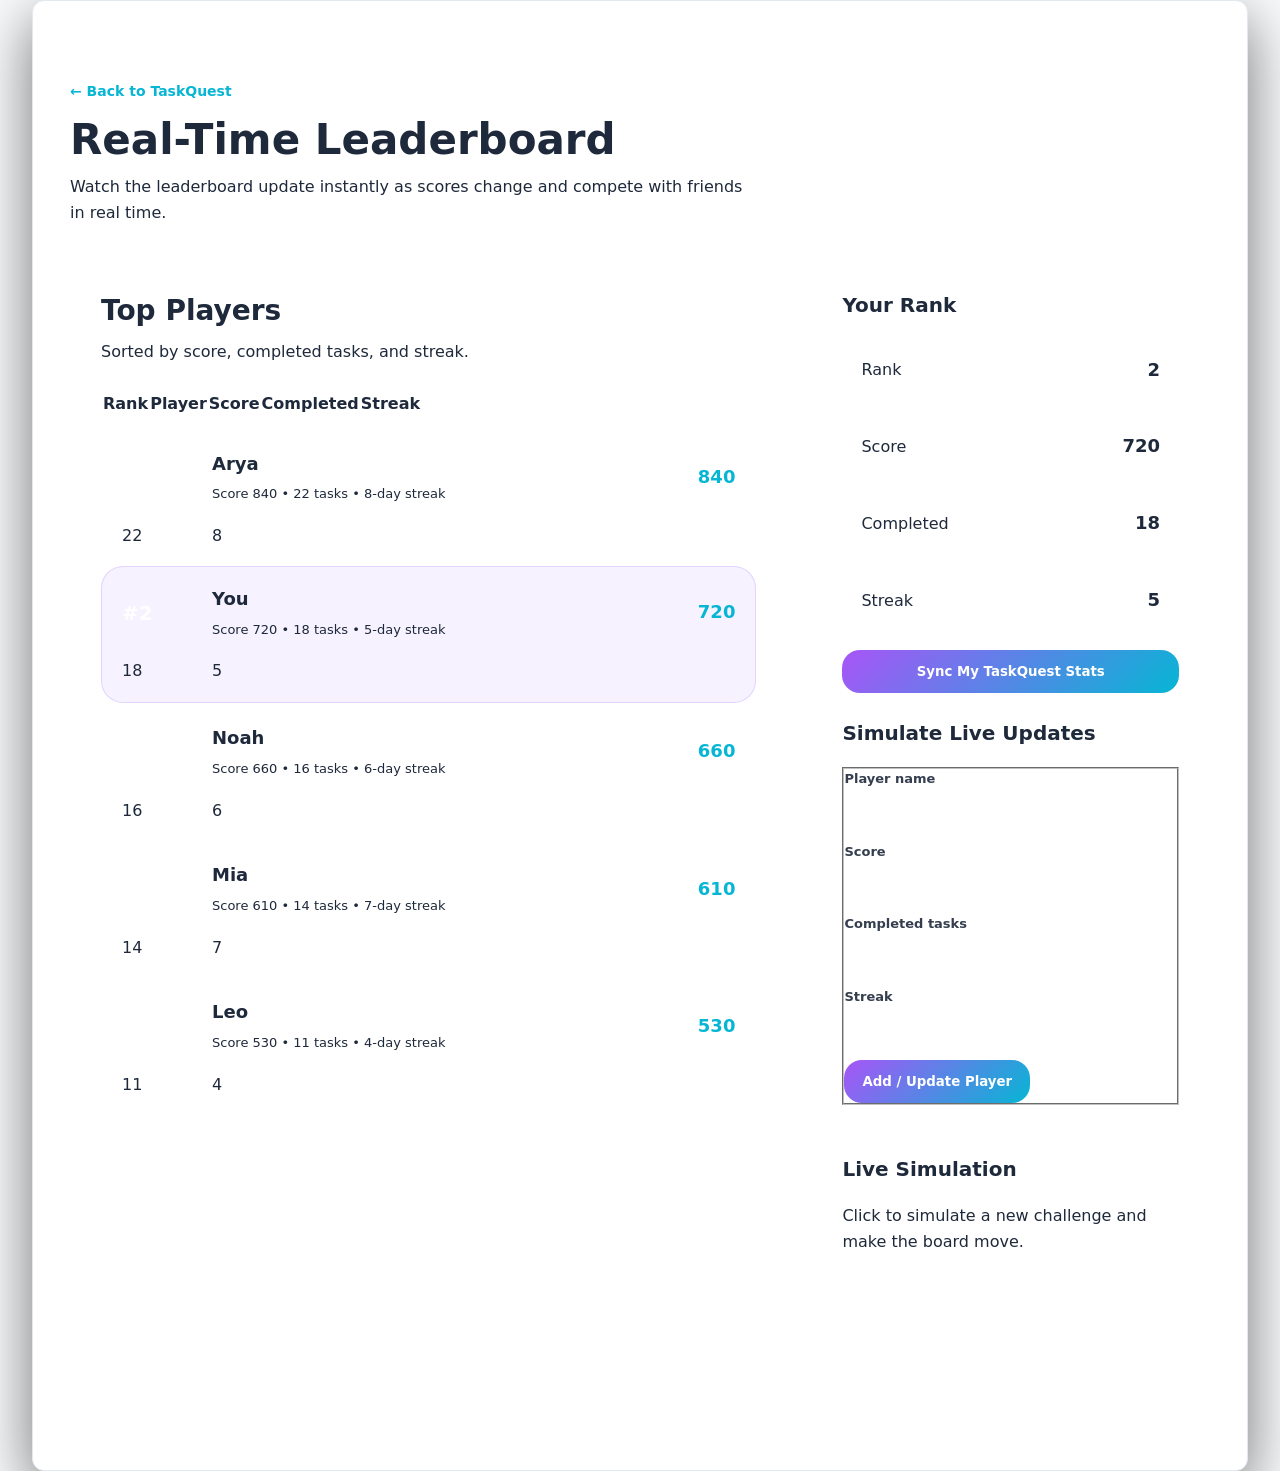
<file: leaderboard.html>
<!DOCTYPE html>
<html lang="en">
<head>
  <meta charset="UTF-8" />
  <meta name="viewport" content="width=device-width, initial-scale=1.0" />
  <title>TaskQuest Leaderboard</title>

  <link rel="stylesheet" href="style.css" />

  <meta
    name="description"
    content="Real-time TaskQuest leaderboard with live score updates and rankings."
  />
</head>

<body>
<main>
  <div class="bg blur1" aria-hidden="true"></div>
  <div class="bg blur2" aria-hidden="true"></div>
  <div class="grid-overlay" aria-hidden="true"></div>

  <main class="container leaderboard-page">
    <section class="main-content leaderboard-main">

      <!-- HEADER -->
      <header class="leaderboard-header">
        <div>
          <a
            class="back-link"
            href="index.html"
            aria-label="Back to TaskQuest home page"
          >
            ← Back to TaskQuest
          </a>

          <h1>Real-Time Leaderboard</h1>

          <p>
            Watch the leaderboard update instantly as scores change
            and compete with friends in real time.
          </p>
        </div>

        <div
          class="leaderboard-meta"
          aria-live="polite"
        >
          <span class="status-chip" id="liveStatus">
            Live
          </span>

          <span class="status-chip" id="lastUpdatedText">
            Updated just now
          </span>
        </div>
      </header>

      <!-- MAIN GRID -->
      <div class="leaderboard-grid">

        <!-- LEADERBOARD TABLE -->
        <section
          class="leaderboard-panel glass"
          aria-labelledby="leaderboardHeading"
        >
          <div class="panel-title">
            <div>
              <h2 id="leaderboardHeading">Top Players</h2>

              <p>
                Sorted by score, completed tasks, and streak.
              </p>
            </div>
          </div>

          <div class="leaderboard-table-wrapper">

            <table
              class="leaderboard-table"
              id="leaderboardTable"
              aria-label="Leaderboard table"
            >
              <thead>
                <tr>
                  <th scope="col">Rank</th>
                  <th scope="col">Player</th>
                  <th scope="col">Score</th>
                  <th scope="col">Completed</th>
                  <th scope="col">Streak</th>
                </tr>
              </thead>

              <tbody id="leaderboardBody">
                <tr class="empty-state">
                  <td colspan="5">
                    No leaderboard data available yet.
                  </td>
                </tr>
              </tbody>
            </table>

          </div>
        </section>

        <!-- SIDEBAR -->
        <aside class="leaderboard-actions">

          <!-- YOUR RANK -->
          <section class="action-card glass">
            <h3>Your Rank</h3>

            <div class="stats-list">

              <div class="stat-item">
                <span>Rank</span>
                <strong id="myRank">—</strong>
              </div>

              <div class="stat-item">
                <span>Score</span>
                <strong id="myScore">—</strong>
              </div>

              <div class="stat-item">
                <span>Completed</span>
                <strong id="myCompleted">—</strong>
              </div>

              <div class="stat-item">
                <span>Streak</span>
                <strong id="myStreak">—</strong>
              </div>

            </div>

            <button
              id="syncStatsBtn"
              class="primary-btn"
              type="button"
              aria-label="Sync my TaskQuest stats"
            >
              Sync My TaskQuest Stats
            </button>
          </section>

          <!-- PLAYER FORM -->
          <section class="action-card glass">
            <h3>Simulate Live Updates</h3>

            <form id="playerForm" novalidate>

              <fieldset>
                <legend class="sr-only">
                  Add or update player
                </legend>

                <label for="playerNameInput">
                  Player name
                </label>

                <input
                  id="playerNameInput"
                  type="text"
                  placeholder="Example: Alex"
                  autocomplete="name"
                  maxlength="30"
                  required
                />

                <label for="playerScoreInput">
                  Score
                </label>

                <input
                  id="playerScoreInput"
                  type="number"
                  min="0"
                  placeholder="420"
                  required
                />

                <label for="playerCompletedInput">
                  Completed tasks
                </label>

                <input
                  id="playerCompletedInput"
                  type="number"
                  min="0"
                  placeholder="12"
                  required
                />

                <label for="playerStreakInput">
                  Streak
                </label>

                <input
                  id="playerStreakInput"
                  type="number"
                  min="0"
                  placeholder="4"
                  required
                />

                <button
                  id="addPlayerBtn"
                  class="primary-btn"
                  type="submit"
                >
                  Add / Update Player
                </button>

              </fieldset>
            </form>
          </section>

          <!-- LIVE SIMULATION -->
          <section class="action-card glass">
            <h3>Live Simulation</h3>

            <p>
              Click to simulate a new challenge and make the board move.
            </p>

            <div class="button-group">

              <button
                id="randomBoostBtn"
                class="secondary-btn"
                type="button"
              >
                Simulate Score Boost
              </button>

              <button
                id="refreshBtn"
                class="secondary-btn"
                type="button"
              >
                Refresh Now
              </button>

            </div>
          </section>

        </aside>
      </div>
    </section>
  </main>

  <script src="storage.js"></script>
  <script src="leaderboard.js"></script>
</body>
</html>
</file>
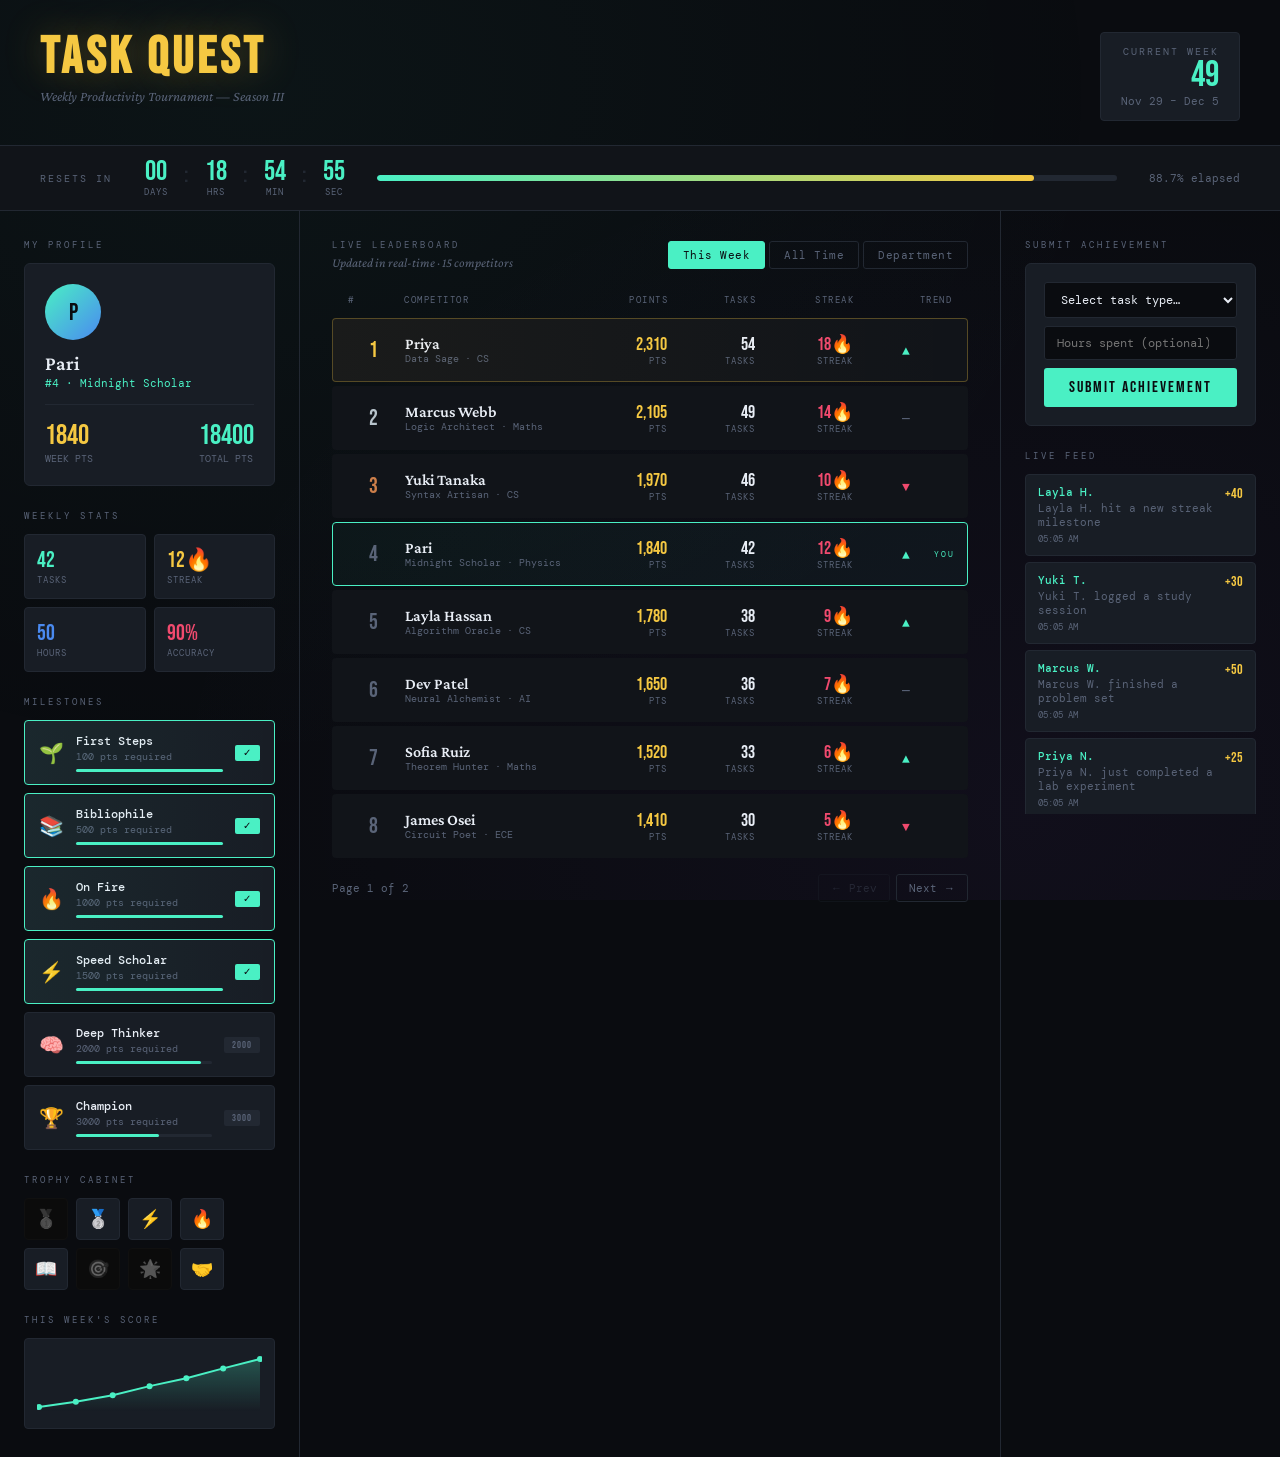
<file: Tournament.html>
<!DOCTYPE html>
<html lang="en">
<head>
<meta charset="UTF-8">
<meta name="viewport" content="width=device-width, initial-scale=1.0">
<title>Academic Tournament</title>
<link href="https://fonts.googleapis.com/css2?family=Bebas+Neue&family=DM+Mono:wght@400;500&family=Crimson+Pro:ital,wght@0,400;0,600;1,400&display=swap" rel="stylesheet">
<style>
  :root {
    --gold: #f5c842;
    --silver: #b8c4cc;
    --bronze: #cd7f4a;
    --bg: #0a0c10;
    --surface: #111419;
    --surface2: #181d25;
    --border: #222832;
    --text: #e8edf5;
    --muted: #5a6478;
    --accent: #4af0c4;
    --red: #f04a6e;
    --blue: #4a8af0;
    --purple: #9b4af0;
  }
  * { margin:0; padding:0; box-sizing:border-box; }
  body {
    background: var(--bg);
    color: var(--text);
    font-family: 'DM Mono', monospace;
    min-height: 100vh;
    overflow-x: hidden;
  }
  body::before {
    content: '';
    position: fixed; inset: 0;
    background: radial-gradient(ellipse at 20% 10%, rgba(74,240,196,0.04) 0%, transparent 60%),
                radial-gradient(ellipse at 80% 90%, rgba(155,74,240,0.05) 0%, transparent 60%);
    pointer-events: none; z-index: 0;
  }

  /* HEADER */
  header {
    position: relative; z-index: 10;
    padding: 32px 40px 0;
    display: flex; align-items: flex-start; justify-content: space-between;
    border-bottom: 1px solid var(--border);
    padding-bottom: 24px;
  }
  .logo-block h1 {
    font-family: 'Bebas Neue', sans-serif;
    font-size: 52px; letter-spacing: 4px;
    color: var(--gold);
    text-shadow: 0 0 40px rgba(245,200,66,0.3);
    line-height: 1;
  }
  .logo-block p {
    font-family: 'Crimson Pro', serif;
    font-style: italic;
    color: var(--muted); font-size: 14px; margin-top: 4px;
  }
  .week-badge {
    background: var(--surface2);
    border: 1px solid var(--border);
    border-radius: 4px;
    padding: 12px 20px; text-align: right;
  }
  .week-badge .wk-label { font-size: 10px; color: var(--muted); letter-spacing: 2px; text-transform: uppercase; }
  .week-badge .wk-num { font-family: 'Bebas Neue'; font-size: 36px; color: var(--accent); line-height: 1; }
  .week-badge .wk-dates { font-size: 11px; color: var(--muted); }

  /* COUNTDOWN */
  .countdown-bar {
    background: var(--surface);
    border-bottom: 1px solid var(--border);
    padding: 12px 40px;
    display: flex; align-items: center; gap: 32px;
    position: relative; z-index: 10;
  }
  .cd-label { font-size: 10px; color: var(--muted); letter-spacing: 2px; }
  .cd-units { display: flex; gap: 16px; }
  .cd-unit { text-align: center; }
  .cd-unit .num { font-family: 'Bebas Neue'; font-size: 28px; color: var(--accent); line-height: 1; }
  .cd-unit .lbl { font-size: 9px; color: var(--muted); letter-spacing: 1px; }
  .cd-sep { font-family: 'Bebas Neue'; font-size: 24px; color: var(--border); align-self: flex-start; margin-top: 2px; }
  .progress-outer {
    flex: 1; height: 6px;
    background: var(--border); border-radius: 3px; overflow: hidden;
  }
  .progress-inner {
    height: 100%; border-radius: 3px;
    background: linear-gradient(90deg, var(--accent), var(--gold));
    transition: width 1s ease;
  }
  .week-pct { font-size: 11px; color: var(--muted); white-space: nowrap; }

  /* MAIN GRID */
  .main {
    display: grid;
    grid-template-columns: 300px 1fr 280px;
    gap: 0;
    min-height: calc(100vh - 140px);
    position: relative; z-index: 5;
  }

  /* SIDEBAR LEFT - MY PROFILE */
  .sidebar-left {
    border-right: 1px solid var(--border);
    padding: 28px 24px;
    display: flex; flex-direction: column; gap: 24px;
  }
  .section-title {
    font-size: 9px; letter-spacing: 3px; text-transform: uppercase;
    color: var(--muted); margin-bottom: 12px;
  }
  .profile-card {
    background: var(--surface2);
    border: 1px solid var(--border);
    border-radius: 6px; padding: 20px;
  }
  .avatar {
    width: 56px; height: 56px; border-radius: 50%;
    background: linear-gradient(135deg, var(--accent), var(--blue));
    display: flex; align-items: center; justify-content: center;
    font-family: 'Bebas Neue'; font-size: 24px; color: var(--bg);
    margin-bottom: 12px;
  }
  .profile-name { font-family: 'Crimson Pro'; font-size: 20px; font-weight: 600; }
  .profile-rank { font-size: 11px; color: var(--accent); margin-top: 2px; }
  .profile-pts {
    margin-top: 14px; padding-top: 14px; border-top: 1px solid var(--border);
    display: flex; justify-content: space-between;
  }
  .pts-block .num { font-family: 'Bebas Neue'; font-size: 28px; color: var(--gold); }
  .pts-block .lbl { font-size: 10px; color: var(--muted); }

  .stat-grid { display: grid; grid-template-columns: 1fr 1fr; gap: 8px; }
  .stat-card {
    background: var(--surface2); border: 1px solid var(--border);
    border-radius: 4px; padding: 12px;
  }
  .stat-card .sv { font-family: 'Bebas Neue'; font-size: 22px; }
  .stat-card .sl { font-size: 9px; color: var(--muted); letter-spacing: 1px; }
  .stat-card.green .sv { color: var(--accent); }
  .stat-card.gold .sv { color: var(--gold); }
  .stat-card.blue .sv { color: var(--blue); }
  .stat-card.red .sv { color: var(--red); }

  /* MILESTONES */
  .milestone-list { display: flex; flex-direction: column; gap: 8px; }
  .milestone {
    background: var(--surface2); border: 1px solid var(--border);
    border-radius: 4px; padding: 12px 14px;
    display: flex; align-items: center; gap: 12px;
    position: relative; overflow: hidden;
    transition: border-color 0.2s;
  }
  .milestone.unlocked { border-color: var(--accent); }
  .milestone.unlocked::before {
    content: ''; position: absolute; inset: 0;
    background: linear-gradient(90deg, rgba(74,240,196,0.05), transparent);
  }
  .milestone-icon { font-size: 20px; flex-shrink: 0; }
  .milestone-info { flex: 1; min-width: 0; }
  .milestone-name { font-size: 12px; font-weight: 500; }
  .milestone-req { font-size: 10px; color: var(--muted); margin-top: 1px; }
  .milestone-bar-outer { height: 3px; background: var(--border); border-radius: 2px; margin-top: 6px; }
  .milestone-bar-inner { height: 100%; border-radius: 2px; background: var(--accent); transition: width 0.8s ease; }
  .milestone-badge {
    font-size: 10px; font-family: 'Bebas Neue'; letter-spacing: 1px;
    padding: 2px 8px; border-radius: 2px;
  }
  .milestone.unlocked .milestone-badge { background: var(--accent); color: var(--bg); }
  .milestone:not(.unlocked) .milestone-badge { background: var(--border); color: var(--muted); }

  /* CENTER - LEADERBOARD */
  .center { padding: 28px 32px; }
  .board-header {
    display: flex; align-items: center; justify-content: space-between;
    margin-bottom: 20px;
  }
  .filter-tabs { display: flex; gap: 4px; }
  .tab {
    padding: 6px 14px; border-radius: 3px; font-size: 11px;
    border: 1px solid var(--border); background: transparent;
    color: var(--muted); cursor: pointer; transition: all 0.15s;
    font-family: 'DM Mono'; letter-spacing: 0.5px;
  }
  .tab.active { background: var(--accent); color: var(--bg); border-color: var(--accent); }
  .tab:hover:not(.active) { border-color: var(--muted); color: var(--text); }

  .board-row {
    display: grid;
    grid-template-columns: 48px 1fr 80px 80px 90px 90px;
    align-items: center; gap: 8px;
    padding: 14px 16px; border-radius: 4px;
    border: 1px solid transparent;
    transition: all 0.15s; margin-bottom: 4px;
    background: var(--surface);
    cursor: pointer;
    position: relative; overflow: hidden;
  }
  .board-row:hover { border-color: var(--border); background: var(--surface2); }
  .board-row.me { border-color: var(--accent) !important; background: rgba(74,240,196,0.04) !important; }
  .board-row.me::after {
    content: 'YOU'; position: absolute; right: 12px; top: 50%; transform: translateY(-50%);
    font-size: 8px; letter-spacing: 2px; color: var(--accent);
  }
  .board-row.top1 { border-color: rgba(245,200,66,0.3); }
  .board-row.top1::before {
    content: ''; position: absolute; inset: 0;
    background: linear-gradient(90deg, rgba(245,200,66,0.04), transparent);
  }
  .rank-num {
    font-family: 'Bebas Neue'; font-size: 22px; text-align: center;
    color: var(--muted);
  }
  .rank-num.r1 { color: var(--gold); }
  .rank-num.r2 { color: var(--silver); }
  .rank-num.r3 { color: var(--bronze); }
  .player-info {}
  .player-name { font-family: 'Crimson Pro'; font-size: 16px; font-weight: 600; }
  .player-title { font-size: 10px; color: var(--muted); }
  .board-val { text-align: right; }
  .board-val .v { font-family: 'Bebas Neue'; font-size: 18px; }
  .board-val .l { font-size: 9px; color: var(--muted); letter-spacing: 1px; }
  .trend { text-align: center; font-size: 13px; }
  .trend.up { color: var(--accent); }
  .trend.down { color: var(--red); }
  .trend.same { color: var(--muted); }

  .board-cols {
    display: grid;
    grid-template-columns: 48px 1fr 80px 80px 90px 90px;
    gap: 8px; padding: 4px 16px 12px;
    font-size: 9px; color: var(--muted); letter-spacing: 1.5px; text-transform: uppercase;
  }
  .board-cols > *:not(:first-child):not(:nth-child(2)) { text-align: right; }

  /* PAGINATION */
  .board-footer {
    margin-top: 16px; display: flex; align-items: center;
    justify-content: space-between;
  }
  .page-info { font-size: 11px; color: var(--muted); }
  .page-btns { display: flex; gap: 6px; }
  .page-btn {
    padding: 6px 12px; border: 1px solid var(--border); background: transparent;
    color: var(--muted); font-family: 'DM Mono'; font-size: 11px;
    border-radius: 3px; cursor: pointer; transition: all 0.15s;
  }
  .page-btn:hover:not(:disabled) { border-color: var(--accent); color: var(--accent); }
  .page-btn:disabled { opacity: 0.3; cursor: default; }

  /* SIDEBAR RIGHT - ACTIVITY & SUBMIT */
  .sidebar-right {
    border-left: 1px solid var(--border);
    padding: 28px 24px;
    display: flex; flex-direction: column; gap: 24px;
  }

  /* SUBMIT TASK */
  .submit-card {
    background: var(--surface2); border: 1px solid var(--border);
    border-radius: 6px; padding: 18px;
  }
  .task-select, .pts-input {
    width: 100%; background: var(--bg); border: 1px solid var(--border);
    color: var(--text); font-family: 'DM Mono'; font-size: 12px;
    padding: 8px 12px; border-radius: 3px; margin-bottom: 8px;
    outline: none; transition: border-color 0.15s;
  }
  .task-select:focus, .pts-input:focus { border-color: var(--accent); }
  .submit-btn {
    width: 100%; padding: 10px; background: var(--accent);
    color: var(--bg); border: none; border-radius: 3px;
    font-family: 'Bebas Neue'; font-size: 16px; letter-spacing: 2px;
    cursor: pointer; transition: all 0.15s;
  }
  .submit-btn:hover { background: #6af4d2; transform: translateY(-1px); }
  .submit-btn:active { transform: translateY(0); }

  /* ACTIVITY FEED */
  .feed { display: flex; flex-direction: column; gap: 6px; max-height: 340px; overflow-y: auto; }
  .feed::-webkit-scrollbar { width: 3px; }
  .feed::-webkit-scrollbar-track { background: transparent; }
  .feed::-webkit-scrollbar-thumb { background: var(--border); border-radius: 2px; }
  .feed-item {
    background: var(--surface2); border: 1px solid var(--border);
    border-radius: 4px; padding: 10px 12px;
    font-size: 11px; animation: feedIn 0.3s ease;
  }
  @keyframes feedIn {
    from { opacity: 0; transform: translateX(8px); }
    to { opacity: 1; transform: translateX(0); }
  }
  .feed-item .fi-who { color: var(--accent); font-weight: 500; }
  .feed-item .fi-what { color: var(--muted); margin-top: 2px; }
  .feed-item .fi-pts { color: var(--gold); font-family: 'Bebas Neue'; font-size: 14px; float: right; }
  .feed-item .fi-time { font-size: 9px; color: var(--muted); margin-top: 4px; }

  /* TOAST */
  .toast {
    position: fixed; bottom: 32px; right: 32px; z-index: 1000;
    background: var(--surface2); border: 1px solid var(--accent);
    border-radius: 6px; padding: 14px 20px;
    font-size: 12px; min-width: 220px;
    box-shadow: 0 8px 32px rgba(0,0,0,0.4);
    transform: translateY(80px); opacity: 0;
    transition: all 0.3s cubic-bezier(0.34,1.56,0.64,1);
  }
  .toast.show { transform: translateY(0); opacity: 1; }
  .toast .t-title { font-family: 'Bebas Neue'; font-size: 16px; color: var(--accent); letter-spacing: 1px; }
  .toast .t-msg { color: var(--muted); margin-top: 2px; }

  /* TROPHIES */
  .trophy-shelf { display: flex; gap: 8px; flex-wrap: wrap; }
  .trophy {
    background: var(--surface2); border: 1px solid var(--border);
    border-radius: 4px; padding: 8px 10px; font-size: 18px;
    transition: transform 0.2s; cursor: default;
    position: relative;
  }
  .trophy:hover { transform: scale(1.15); z-index: 5; }
  .trophy.locked { filter: grayscale(1) brightness(0.4); }
  .trophy::after {
    content: attr(data-tip);
    position: absolute; bottom: calc(100% + 6px); left: 50%; transform: translateX(-50%);
    background: var(--bg); border: 1px solid var(--border);
    padding: 4px 8px; font-size: 9px; color: var(--muted);
    white-space: nowrap; border-radius: 3px; pointer-events: none;
    opacity: 0; transition: opacity 0.15s;
  }
  .trophy:hover::after { opacity: 1; }

  /* SPARKLINE */
  .sparkline-wrap { background: var(--surface2); border: 1px solid var(--border); border-radius: 4px; padding: 12px; }
  .sparkline-wrap canvas { width: 100%; height: 60px; }

  /* RESPONSIVE-ISH */
  @media (max-width: 1100px) {
    .main { grid-template-columns: 260px 1fr; }
    .sidebar-right { display: none; }
  }
</style>
</head>
<body>

<header>
  <div class="logo-block">
    <h1>Task Quest</h1>
    <p>Weekly Productivity Tournament — Season III</p>
  </div>
  <div class="week-badge">
    <div class="wk-label">Current Week</div>
    <div class="wk-num" id="weekNum">—</div>
    <div class="wk-dates" id="weekDates">loading…</div>
  </div>
</header>

<div class="countdown-bar">
  <div class="cd-label">RESETS IN</div>
  <div class="cd-units">
    <div class="cd-unit"><div class="num" id="cdD">00</div><div class="lbl">DAYS</div></div>
    <div class="cd-sep">:</div>
    <div class="cd-unit"><div class="num" id="cdH">00</div><div class="lbl">HRS</div></div>
    <div class="cd-sep">:</div>
    <div class="cd-unit"><div class="num" id="cdM">00</div><div class="lbl">MIN</div></div>
    <div class="cd-sep">:</div>
    <div class="cd-unit"><div class="num" id="cdS">00</div><div class="lbl">SEC</div></div>
  </div>
  <div class="progress-outer">
    <div class="progress-inner" id="weekProgress" style="width:0%"></div>
  </div>
  <div class="week-pct" id="weekPct">0%</div>
</div>

<div class="main">
  <!-- LEFT SIDEBAR -->
  <div class="sidebar-left">
    <div>
      <div class="section-title">My Profile</div>
      <div class="profile-card">
        <div class="avatar" id="myAvatar">ME</div>
        <div class="profile-name" id="myName">Alex Chen</div>
        <div class="profile-rank" id="myRankLabel">#4 · Scholar</div>
        <div class="profile-pts">
          <div class="pts-block">
            <div class="num" id="myPts">0</div>
            <div class="lbl">WEEK PTS</div>
          </div>
          <div class="pts-block">
            <div class="num" id="myTotal" style="color:var(--accent)">0</div>
            <div class="lbl">TOTAL PTS</div>
          </div>
        </div>
      </div>
    </div>

    <div>
      <div class="section-title">Weekly Stats</div>
      <div class="stat-grid">
        <div class="stat-card green"><div class="sv" id="statTasks">0</div><div class="sl">TASKS</div></div>
        <div class="stat-card gold"><div class="sv" id="statStreak">0🔥</div><div class="sl">STREAK</div></div>
        <div class="stat-card blue"><div class="sv" id="statHours">0</div><div class="sl">HOURS</div></div>
        <div class="stat-card red"><div class="sv" id="statAccuracy">0%</div><div class="sl">ACCURACY</div></div>
      </div>
    </div>

    <div>
      <div class="section-title">Milestones</div>
      <div class="milestone-list" id="milestoneList"></div>
    </div>

    <div>
      <div class="section-title">Trophy Cabinet</div>
      <div class="trophy-shelf" id="trophyShelf"></div>
    </div>

    <div>
      <div class="section-title">This Week's Score</div>
      <div class="sparkline-wrap">
        <canvas id="sparkCanvas"></canvas>
      </div>
    </div>
  </div>

  <!-- CENTER - LEADERBOARD -->
  <div class="center">
    <div class="board-header">
      <div>
        <div class="section-title" style="margin-bottom:4px">Live Leaderboard</div>
        <div style="font-family:'Crimson Pro';font-style:italic;color:var(--muted);font-size:13px">Updated in real-time · <span id="totalPlayers">0</span> competitors</div>
      </div>
      <div class="filter-tabs">
        <button class="tab active" onclick="filterBoard('week',this)">This Week</button>
        <button class="tab" onclick="filterBoard('alltime',this)">All Time</button>
        <button class="tab" onclick="filterBoard('dept',this)">Department</button>
      </div>
    </div>

    <div class="board-cols">
      <div>#</div>
      <div>Competitor</div>
      <div style="text-align:right">Points</div>
      <div style="text-align:right">Tasks</div>
      <div style="text-align:right">Streak</div>
      <div style="text-align:right">Trend</div>
    </div>

    <div id="boardRows"></div>

    <div class="board-footer">
      <div class="page-info" id="pageInfo">Page 1 of 1</div>
      <div class="page-btns">
        <button class="page-btn" id="prevBtn" onclick="changePage(-1)" disabled>← Prev</button>
        <button class="page-btn" id="nextBtn" onclick="changePage(1)">Next →</button>
      </div>
    </div>
  </div>

  <!-- RIGHT SIDEBAR -->
  <div class="sidebar-right">
    <div>
      <div class="section-title">Submit Achievement</div>
      <div class="submit-card">
        <select class="task-select" id="taskType">
          <option value="">Select task type…</option>
          <option value="25">📚 Read chapter (+25 pts)</option>
          <option value="40">✍️ Write essay (+40 pts)</option>
          <option value="50">🧠 Solve problem set (+50 pts)</option>
          <option value="30">🎯 Complete quiz (+30 pts)</option>
          <option value="60">🔬 Lab experiment (+60 pts)</option>
          <option value="20">📝 Lecture notes (+20 pts)</option>
          <option value="80">🏆 Project milestone (+80 pts)</option>
          <option value="15">💬 Study group (+15 pts)</option>
        </select>
        <input type="number" class="pts-input" id="hoursSpent" placeholder="Hours spent (optional)" min="0" max="24" step="0.5">
        <button class="submit-btn" onclick="submitTask()">SUBMIT ACHIEVEMENT</button>
      </div>
    </div>

    <div>
      <div class="section-title">Live Feed</div>
      <div class="feed" id="activityFeed"></div>
    </div>
  </div>
</div>

<!-- TOAST -->
<div class="toast" id="toast">
  <div class="t-title" id="toastTitle">Achievement!</div>
  <div class="t-msg" id="toastMsg">You earned points.</div>
</div>

<script>
/* ============ DATA ============ */
const PLAYERS = [
  {id:0, name:'Pari',   title:'Midnight Scholar',     pts:1840, tasks:42, streak:12, total:18400, dept:'Physics',  initials:'P', isMe:true},
  {id:1, name:'Priya ',  title:'Data Sage',           pts:2310, tasks:54, streak:18, total:22100, dept:'CS',       initials:'PN'},
  {id:2, name:'Marcus Webb', title:'Logic Architect',     pts:2105, tasks:49, streak:14, total:19800, dept:'Maths',    initials:'MW'},
  {id:3, name:'Yuki Tanaka', title:'Syntax Artisan',      pts:1970, tasks:46, streak:10, total:17300, dept:'CS',       initials:'YT'},
  {id:4, name:'Layla Hassan',title:'Algorithm Oracle',    pts:1780, tasks:38, streak:9,  total:15200, dept:'CS',       initials:'LH'},
  {id:5, name:'Dev Patel',   title:'Neural Alchemist',    pts:1650, tasks:36, streak:7,  total:14100, dept:'AI',       initials:'DP'},
  {id:6, name:'Sofia Ruiz',  title:'Theorem Hunter',      pts:1520, tasks:33, streak:6,  total:12900, dept:'Maths',    initials:'SR'},
  {id:7, name:'James Osei',  title:'Circuit Poet',        pts:1410, tasks:30, streak:5,  total:11500, dept:'ECE',      initials:'JO'},
  {id:8, name:'Lena Bauer',  title:'Bio Catalyst',        pts:1280, tasks:27, streak:4,  total:10200, dept:'Biology',  initials:'LB'},
  {id:9, name:'Omar Farouk', title:'Photon Wrangler',     pts:1180, tasks:25, streak:3,  total:9100,  dept:'Physics',  initials:'OF'},
  {id:10,name:'Chloe Kim',   title:'Data Whisperer',      pts:1060, tasks:22, streak:3,  total:8400,  dept:'Stats',    initials:'CK'},
  {id:11,name:'Raj Singh',   title:'Proof Mechanic',      pts:970,  tasks:20, streak:2,  total:7800,  dept:'Maths',    initials:'RS'},
  {id:12,name:'Ana Torres',  title:'Genome Sculptor',     pts:860,  tasks:18, streak:2,  total:6900,  dept:'Biology',  initials:'AT'},
  {id:13,name:'Kim Lee',     title:'Byte Sorcerer',       pts:740,  tasks:15, streak:1,  total:5700,  dept:'CS',       initials:'KL'},
  {id:14,name:'Noah Adams',  title:'Field Theorist',      pts:610,  tasks:12, streak:1,  total:4500,  dept:'Physics',  initials:'NA'},
];

const MILESTONES = [
  {icon:'🌱', name:'First Steps',    req:100,  label:'DONE'},
  {icon:'📚', name:'Bibliophile',    req:500,  label:'DONE'},
  {icon:'🔥', name:'On Fire',        req:1000, label:'DONE'},
  {icon:'⚡', name:'Speed Scholar',  req:1500, label:'1500'},
  {icon:'🧠', name:'Deep Thinker',   req:2000, label:'2000'},
  {icon:'🏆', name:'Champion',       req:3000, label:'3000'},
];

const TROPHIES = [
  {icon:'🥇', tip:'Week 1 Winner',    owned:false},
  {icon:'🥈', tip:'Week 2 Runner-up', owned:true},
  {icon:'⚡', tip:'Speed Demon',      owned:true},
  {icon:'🔥', tip:'7-Day Streak',     owned:true},
  {icon:'📖', tip:'Bookworm',         owned:true},
  {icon:'🎯', tip:'Perfect Score',    owned:false},
  {icon:'🌟', tip:'All-Rounder',      owned:false},
  {icon:'🤝', tip:'Team Player',      owned:true},
];

const FEED_TEMPLATES = [
  (p,pts) => `${p} just completed a lab experiment`,
  (p,pts) => `${p} finished a problem set`,
  (p,pts) => `${p} logged a study session`,
  (p,pts) => `${p} hit a new streak milestone`,
  (p,pts) => `${p} submitted an essay`,
  (p,pts) => `${p} crushed a quiz`,
];

let myPlayer = PLAYERS.find(p => p.isMe);
let currentFilter = 'week';
let currentPage = 0;
const PAGE_SIZE = 8;
let weeklyScoreHistory = [0,0,0,0,0,0,0];

/* ============ WEEK CALC ============ */
function getWeekInfo() {
  const now = new Date();
  const start = new Date(now); start.setHours(0,0,0,0);
  start.setDate(start.getDate() - start.getDay()); // Sunday
  const end = new Date(start); end.setDate(end.getDate() + 7);
  const elapsed = now - start;
  const total = end - start;
  const pct = Math.min(100, (elapsed / total) * 100);
  const weekNum = Math.ceil((now - new Date(now.getFullYear(),0,1)) / 604800000);
  const fmt = d => d.toLocaleDateString('en-US',{month:'short',day:'numeric'});
  return { start, end, pct, weekNum, label: `${fmt(start)} – ${fmt(new Date(end-86400000))}`, remaining: end - now };
}

function updateWeekUI() {
  const wi = getWeekInfo();
  document.getElementById('weekNum').textContent = wi.weekNum;
  document.getElementById('weekDates').textContent = wi.label;
  document.getElementById('weekProgress').style.width = wi.pct + '%';
  document.getElementById('weekPct').textContent = wi.pct.toFixed(1) + '% elapsed';
}

/* ============ COUNTDOWN ============ */
function updateCountdown() {
  const wi = getWeekInfo();
  let rem = Math.max(0, wi.remaining);
  const d = Math.floor(rem / 86400000); rem %= 86400000;
  const h = Math.floor(rem / 3600000);  rem %= 3600000;
  const m = Math.floor(rem / 60000);    rem %= 60000;
  const s = Math.floor(rem / 1000);
  document.getElementById('cdD').textContent = String(d).padStart(2,'0');
  document.getElementById('cdH').textContent = String(h).padStart(2,'0');
  document.getElementById('cdM').textContent = String(m).padStart(2,'0');
  document.getElementById('cdS').textContent = String(s).padStart(2,'0');
}

/* ============ PROFILE ============ */
function renderProfile() {
  document.getElementById('myName').textContent = myPlayer.name;
  document.getElementById('myAvatar').textContent = myPlayer.initials;
  const rank = getSorted().findIndex(p=>p.id===myPlayer.id)+1;
  document.getElementById('myRankLabel').textContent = `#${rank} · ${myPlayer.title}`;
  animCount('myPts', myPlayer.pts, 800);
  animCount('myTotal', myPlayer.total, 800);
  animCount('statTasks', myPlayer.tasks, 600);
  document.getElementById('statStreak').textContent = myPlayer.streak + '🔥';
  document.getElementById('statHours').textContent = (myPlayer.tasks * 1.2).toFixed(0);
  document.getElementById('statAccuracy').textContent = Math.min(99,78 + myPlayer.streak) + '%';
}

function animCount(id, target, dur) {
  const el = document.getElementById(id);
  const start = parseInt(el.textContent) || 0;
  const startTime = performance.now();
  function step(now) {
    const p = Math.min(1,(now-startTime)/dur);
    el.textContent = Math.round(start + (target-start)*p);
    if(p<1) requestAnimationFrame(step);
  }
  requestAnimationFrame(step);
}

/* ============ MILESTONES ============ */
function renderMilestones() {
  const pts = myPlayer.pts;
  document.getElementById('milestoneList').innerHTML = MILESTONES.map(m => {
    const done = pts >= m.req;
    const pct = Math.min(100,(pts/m.req)*100);
    return `<div class="milestone ${done?'unlocked':''}">
      <div class="milestone-icon">${m.icon}</div>
      <div class="milestone-info">
        <div class="milestone-name">${m.name}</div>
        <div class="milestone-req">${m.req} pts required</div>
        <div class="milestone-bar-outer">
          <div class="milestone-bar-inner" style="width:${pct}%"></div>
        </div>
      </div>
      <div class="milestone-badge">${done?'✓':m.label}</div>
    </div>`;
  }).join('');
}

/* ============ TROPHIES ============ */
function renderTrophies() {
  document.getElementById('trophyShelf').innerHTML = TROPHIES.map(t =>
    `<div class="trophy ${t.owned?'':'locked'}" data-tip="${t.tip}">${t.icon}</div>`
  ).join('');
}

/* ============ LEADERBOARD ============ */
function getSorted() {
  return [...PLAYERS].sort((a,b) => {
    if(currentFilter==='alltime') return b.total - a.total;
    if(currentFilter==='dept') return b.pts - a.pts; // same dept filter simplified
    return b.pts - a.pts;
  });
}

const TRENDS = ['up','up','same','down','up','same','up','down','up','same','up','down','same','up','down'];

function renderBoard() {
  const sorted = getSorted();
  const start = currentPage * PAGE_SIZE;
  const page = sorted.slice(start, start + PAGE_SIZE);
  const totalPages = Math.ceil(sorted.length / PAGE_SIZE);

  document.getElementById('totalPlayers').textContent = sorted.length;
  document.getElementById('pageInfo').textContent = `Page ${currentPage+1} of ${totalPages}`;
  document.getElementById('prevBtn').disabled = currentPage===0;
  document.getElementById('nextBtn').disabled = currentPage>=totalPages-1;

  document.getElementById('boardRows').innerHTML = page.map((p,i) => {
    const rank = start + i + 1;
    const rankClass = rank===1?'r1':rank===2?'r2':rank===3?'r3':'';
    const rowClass = (p.isMe?'me ':'') + (rank===1?'top1':'');
    const trend = TRENDS[p.id % TRENDS.length];
    const trendIcon = trend==='up'?'▲':trend==='down'?'▼':'—';
    const pts = currentFilter==='alltime' ? p.total : p.pts;
    return `<div class="board-row ${rowClass}">
      <div class="rank-num ${rankClass}">${rank}</div>
      <div class="player-info">
        <div class="player-name">${p.name}</div>
        <div class="player-title">${p.title} · ${p.dept}</div>
      </div>
      <div class="board-val"><div class="v" style="color:var(--gold)">${pts.toLocaleString()}</div><div class="l">PTS</div></div>
      <div class="board-val"><div class="v">${p.tasks}</div><div class="l">TASKS</div></div>
      <div class="board-val"><div class="v" style="color:var(--red)">${p.streak}🔥</div><div class="l">STREAK</div></div>
      <div class="trend ${trend}">${trendIcon}</div>
    </div>`;
  }).join('');
}

function filterBoard(f, btn) {
  currentFilter = f;
  currentPage = 0;
  document.querySelectorAll('.tab').forEach(t=>t.classList.remove('active'));
  btn.classList.add('active');
  renderBoard();
}

function changePage(dir) {
  const sorted = getSorted();
  const totalPages = Math.ceil(sorted.length / PAGE_SIZE);
  currentPage = Math.max(0, Math.min(totalPages-1, currentPage+dir));
  renderBoard();
}

/* ============ SUBMIT TASK ============ */
function submitTask() {
  const sel = document.getElementById('taskType');
  const hrs = parseFloat(document.getElementById('hoursSpent').value) || 0;
  const pts = parseInt(sel.value);
  if(!pts) { showToast('⚠️ Select a Task','Please choose a task type first.'); return; }

  myPlayer.pts += pts;
  myPlayer.total += pts;
  myPlayer.tasks += 1;
  if(hrs > 0) myPlayer.streak = Math.min(myPlayer.streak + 1, 99);

  weeklyScoreHistory.push(myPlayer.pts);
  if(weeklyScoreHistory.length > 7) weeklyScoreHistory.shift();

  const taskText = sel.options[sel.selectedIndex].text;
  addFeedItem('You', taskText.replace(/\(.*\)/,'').trim(), pts);

  sel.value = '';
  document.getElementById('hoursSpent').value = '';

  renderProfile();
  renderMilestones();
  renderBoard();
  drawSparkline();

  const milestoneHit = MILESTONES.find(m => myPlayer.pts >= m.req && (myPlayer.pts - pts) < m.req);
  if(milestoneHit) {
    showToast('🏆 Milestone Reached!', `You unlocked "${milestoneHit.name}"! Keep going!`);
  } else {
    showToast('✅ Submitted!', `+${pts} pts added. You're at ${myPlayer.pts.toLocaleString()} this week!`);
  }
}

/* ============ FEED ============ */
const FAKE_NAMES = ['Priya N.','Marcus W.','Yuki T.','Layla H.','Dev P.','Sofia R.'];
let feedItems = [];

function addFeedItem(who, what, pts) {
  const now = new Date();
  const time = now.toLocaleTimeString('en-US',{hour:'2-digit',minute:'2-digit'});
  const el = document.createElement('div');
  el.className = 'feed-item';
  el.innerHTML = `<span class="fi-pts">+${pts}</span><span class="fi-who">${who}</span><div class="fi-what">${what}</div><div class="fi-time">${time}</div>`;
  const feed = document.getElementById('activityFeed');
  feed.prepend(el);
  while(feed.children.length > 12) feed.removeChild(feed.lastChild);
}

function simulateFeed() {
  const name = FAKE_NAMES[Math.floor(Math.random()*FAKE_NAMES.length)];
  const pts = [15,20,25,30,40,50,60][Math.floor(Math.random()*7)];
  const tmpl = FEED_TEMPLATES[Math.floor(Math.random()*FEED_TEMPLATES.length)];
  addFeedItem(name, tmpl(name,pts), pts);

  // Bump random player pts slightly
  const rp = PLAYERS[Math.floor(Math.random()*PLAYERS.length)];
  if(!rp.isMe) { rp.pts += pts; rp.total += pts; rp.tasks += 1; }
  renderBoard();

  setTimeout(simulateFeed, 4000 + Math.random()*6000);
}

/* ============ TOAST ============ */
let toastTimer;
function showToast(title, msg) {
  document.getElementById('toastTitle').textContent = title;
  document.getElementById('toastMsg').textContent = msg;
  const t = document.getElementById('toast');
  t.classList.add('show');
  clearTimeout(toastTimer);
  toastTimer = setTimeout(()=>t.classList.remove('show'), 3500);
}

/* ============ SPARKLINE ============ */
function drawSparkline() {
  const canvas = document.getElementById('sparkCanvas');
  const w = canvas.parentElement.clientWidth - 24;
  const h = 60;
  canvas.width = w * (window.devicePixelRatio||1);
  canvas.height = h * (window.devicePixelRatio||1);
  canvas.style.width = w + 'px'; canvas.style.height = h + 'px';
  const ctx = canvas.getContext('2d');
  ctx.scale(window.devicePixelRatio||1, window.devicePixelRatio||1);

  const data = weeklyScoreHistory;
  const minV = Math.min(...data);
  const maxV = Math.max(...data) || 1;
  const pts = data.map((v,i) => ({
    x: (i/(data.length-1||1)) * (w-4) + 2,
    y: h - 4 - ((v-minV)/(maxV-minV||1)) * (h-12)
  }));

  // Gradient fill
  const grad = ctx.createLinearGradient(0,0,0,h);
  grad.addColorStop(0,'rgba(74,240,196,0.3)');
  grad.addColorStop(1,'rgba(74,240,196,0)');

  ctx.beginPath();
  pts.forEach((p,i) => i===0 ? ctx.moveTo(p.x,p.y) : ctx.lineTo(p.x,p.y));
  ctx.lineTo(pts[pts.length-1].x, h);
  ctx.lineTo(pts[0].x, h);
  ctx.closePath();
  ctx.fillStyle = grad; ctx.fill();

  ctx.beginPath();
  pts.forEach((p,i) => i===0 ? ctx.moveTo(p.x,p.y) : ctx.lineTo(p.x,p.y));
  ctx.strokeStyle = '#4af0c4'; ctx.lineWidth = 2;
  ctx.lineJoin = 'round'; ctx.stroke();

  // Dots
  pts.forEach(p => {
    ctx.beginPath(); ctx.arc(p.x,p.y,3,0,Math.PI*2);
    ctx.fillStyle = '#4af0c4'; ctx.fill();
  });
}

/* ============ INIT ============ */
function init() {
  updateWeekUI();
  renderProfile();
  renderMilestones();
  renderTrophies();
  renderBoard();

  // Seed sparkline with current pts
  weeklyScoreHistory = [0, 200, 450, 800, 1100, 1480, myPlayer.pts];
  drawSparkline();

  // Seed initial feed
  FAKE_NAMES.slice(0,4).forEach((n,i) => {
    const pts = [25,50,30,40][i];
    addFeedItem(n, FEED_TEMPLATES[i](n,pts), pts);
  });

  updateCountdown();
  setInterval(updateCountdown, 1000);
  setInterval(updateWeekUI, 30000);
  setTimeout(simulateFeed, 2000);
}

window.addEventListener('load', init);
window.addEventListener('resize', drawSparkline);
</script>
</body>
</html>
</file>
<file: style.css>
/* =========================
   DESIGN SYSTEM & VARIABLES
========================= */
:root {
  /* Default Light Theme */
  --bg-color: #f8fafc;
  --text-color: #1e293b;
  --card-bg: #ffffff;
  --header-bg: #ffffff;
  --border-color: #e2e8f0;
  --button-bg: #3b82f6;
  --button-hover: #2563eb;
  --accent-color: #38bdf8;
  --error-color: #ef4444;
  --shadow: 0 4px 6px -1px rgb(0 0 0 / 0.1), 0 2px 4px -2px rgb(0 0 0 / 0.1);
  --radius: 12px;
}

[data-theme="dark"] {
  --bg-color: #0f172a;
  --text-color: #f1f5f9;
  --card-bg: #1e293b;
  --header-bg: #1e293b;
  --border-color: #334155;
  --button-bg: #6366f1;
  --button-hover: #4f46e5;
  --accent-color: #818cf8;
}

[data-theme="blue"] {
  --bg-color: #e0f2fe;
  --text-color: #0c4a6e;
  --card-bg: #ffffff;
  --header-bg: #bae6fd;
  --border-color: #7dd3fc;
  --button-bg: #0ea5e9;
  --button-hover: #0284c7;
}

[data-theme="pastel"] {
  --bg-color: #fdf2f8;
  --text-color: #4b5563;
  --card-bg: #ffffff;
  --header-bg: #fbcfe8;
  --border-color: #f9a8d4;
  --button-bg: #f472b6;
  --button-hover: #db2777;
}

/* =========================
   GLOBAL RESET & BASE
========================= */
* {
  margin: 0;
  padding: 0;
  box-sizing: border-box;
  font-family: "Inter", system-ui, -apple-system, sans-serif;
}

html {
  scroll-behavior: smooth;
}

body {
  background-color: var(--bg-color);
  color: var(--text-color);
  line-height: 1.6;
  min-height: 100vh;
  display: flex;
  flex-direction: column;
  transition: background-color 0.3s ease, color 0.3s ease;
}

/* Skip link for accessibility */
.skip-link {
  position: absolute;
  left: -9999px;
  top: auto;
  width: 1px;
  height: 1px;
  overflow: hidden;
}

.skip-link:focus {
  left: 1rem;
  top: 1rem;
  width: auto;
  height: auto;
  padding: 1rem;
  background: var(--button-bg);
  color: #fff;
  z-index: 1000;
  border-radius: var(--radius);
}

/* =========================
   LAYOUT COMPONENTS
========================= */

/* Header */
.site-header {
  padding: 1.5rem;
  background-color: var(--header-bg);
  border-bottom: 1px solid var(--border-color);
  display: flex;
  justify-content: space-between;
  align-items: center;
  position: sticky;
  top: 0;
  z-index: 100;
  box-shadow: var(--shadow);
}

.site-header h1 {
  font-size: 1.5rem;
  font-weight: 700;
}

.theme-dropdown {
  padding: 0.5rem 1rem;
  border-radius: var(--radius);
  border: 1px solid var(--border-color);
  background-color: var(--card-bg);
  color: var(--text-color);
  cursor: pointer;
  outline: none;
  transition: border-color 0.2s;
}

.theme-dropdown:focus {
  border-color: var(--button-bg);
}

/* Main Content */
.container {
  max-width: 600px;
  width: 90%;
  margin: 2rem auto;
  padding: 2rem;
  background-color: var(--card-bg);
  border: 1px solid var(--border-color);
  border-radius: var(--radius);
  box-shadow: var(--shadow);
  flex: 1;
}

/* Footer */
.site-footer {
  padding: 2rem 1.5rem;
  background-color: var(--header-bg);
  border-top: 1px solid var(--border-color);
  text-align: center;
  margin-top: auto;
}

.site-footer nav {
  display: flex;
  justify-content: center;
  gap: 1.5rem;
  flex-wrap: wrap;
  margin-bottom: 1rem;
}

.site-footer a {
  color: var(--button-bg);
  text-decoration: none;
  font-weight: 500;
  transition: color 0.2s;
}

.site-footer a:hover {
  color: var(--button-hover);
  text-decoration: underline;
}

.site-footer p {
  font-size: 0.9rem;
  opacity: 0.8;
  margin-bottom: 0.5rem;
}

/* =========================
   FORMS & BUTTONS
========================= */
form {
  display: grid;
  gap: 1rem;
  margin-bottom: 1.5rem;
}

label {
  font-size: 0.9rem;
  font-weight: 600;
  opacity: 0.9;
}

input[type="text"] {
  padding: 0.75rem 1rem;
  border-radius: var(--radius);
  border: 1px solid var(--border-color);
  background-color: var(--bg-color);
  color: var(--text-color);
  width: 100%;
  transition: border-color 0.2s;
}

input[type="text"]:focus {
  outline: none;
  border-color: var(--button-bg);
  box-shadow: 0 0 0 3px rgba(59, 130, 246, 0.1);
}

button {
  padding: 0.75rem 1.5rem;
  background-color: var(--button-bg);
  color: white;
  border: none;
  border-radius: var(--radius);
  font-weight: 600;
  cursor: pointer;
  transition: background-color 0.2s, transform 0.1s;
}

button:hover {
  background-color: var(--button-hover);
}

button:active {
  transform: translateY(1px);
}

/* =========================
   TASK LIST
========================= */
#taskList {
  list-style: none;
  margin: 1.5rem 0;
}

li {
  background-color: var(--bg-color);
  border: 1px solid var(--border-color);
  border-radius: var(--radius);
  padding: 1rem;
  margin-bottom: 0.75rem;
  display: flex;
  align-items: center;
  gap: 1rem;
  transition: transform 0.2s;
}

li:hover {
  transform: translateX(4px);
}

li span {
  flex: 1;
  word-break: break-word;
}

li.completed span {
  text-decoration: line-through;
  opacity: 0.6;
}

/* Overdue task visuals */
li.overdue {
  border-left: 4px solid #ef4444;
  background: linear-gradient(90deg, rgba(239,68,68,0.03), transparent);
}

/* Dependency badges */
.dep-badge {
  display:inline-block; padding:2px 8px; border-radius:999px; font-size:12px; margin-left:8px;
}
.dep-badge.blocked { background: rgba(239,68,68,0.12); color: #ef4444; border:1px solid rgba(239,68,68,0.15); }
.dep-badge.ready { background: rgba(34,197,94,0.08); color:#16a34a; border:1px solid rgba(34,197,94,0.08); }
.dep-info { font-size:12px; opacity:0.85; margin-top:6px; }

li .task-deadline.overdue {
  color: #ef4444;
  font-weight: 700;
}

.stat-card.overdue { color: #ef4444; }

li input[type="checkbox"] {
  width: 1.25rem;
  height: 1.25rem;
  cursor: pointer;
}

li small {
  display: block;
  font-size: 0.75rem;
  opacity: 0.7;
}

#taskStats {
  text-align: center;
  font-weight: 600;
  margin: 1rem 0;
}

.error {
  color: var(--error-color);
  font-size: 0.85rem;
  margin-bottom: 1rem;
  text-align: center;
}

.sr-only {
  position: absolute;
  width: 1px;
  height: 1px;
  padding: 0;
  margin: -1px;
  overflow: hidden;
  clip: rect(0, 0, 0, 0);
  white-space: nowrap;
  border: 0;
}

/* =========================
   ANIMATIONS & EFFECTS
========================= */
.celebration {
  text-align: center;
  margin-top: 2rem;
  padding: 2rem;
  border-radius: var(--radius);
  background: rgba(255, 215, 0, 0.1);
  border: 2px dashed gold;
}

.celebration img {
  width: 150px;
  margin-bottom: 1rem;
  border-radius: var(--radius);
}

.hidden {
  display: none;
}

.celebration.show {
  display: block;
  animation: fadeIn 0.5s ease;
}

.celebration.show img {
  animation: bounceIn 0.6s ease, float 2s ease-in-out infinite;
  filter: drop-shadow(0 0 10px gold);
}

@keyframes bounceIn {
  0% { transform: scale(0.3) rotate(-10deg); opacity: 0; }
  50% { transform: scale(1.1) rotate(5deg); opacity: 1; }
  70% { transform: scale(0.95) rotate(-3deg); }
  100% { transform: scale(1) rotate(0); }
}

@keyframes float {
  0%, 100% { transform: translateY(0px); }
  50% { transform: translateY(-10px); }
}

@keyframes fadeIn {
  from { opacity: 0; transform: translateY(10px); }
  to { opacity: 1; transform: translateY(0); }
}

@media (max-width: 480px) {
  .site-header {
    flex-direction: column;
    gap: 1rem;
    text-align: center;
  }
  
  .container {
    padding: 1.5rem;
    margin: 1rem auto;
  }
}

.topbar-right {
  display: flex;
  gap: 20px;
  align-items: center;
}


.icon-btn {
  width: 45px;
  height: 45px;

  border: none;
  border-radius: 14px;

  cursor: pointer;

  color: white;
  font-size: 18px;
}

.sound-toggle {
  display: flex;
  align-items: center;
  justify-content: center;
  background: rgba(255,255,255,0.02);
  border: 1px solid var(--border);
  transition: var(--transition);
}

.sound-toggle.muted {
  opacity: 0.55;
  filter: grayscale(50%);
}

/* Priority Modal */
.modal-overlay {
  position: fixed;
  inset: 0;
  background: rgba(0,0,0,0.45);
  display: flex;
  align-items: center;
  justify-content: center;
  z-index: 1200;
}

.priority-modal {
  width: 880px;
  max-width: calc(100% - 40px);
  background: var(--card);
  border: 1px solid var(--border);
  border-radius: 14px;
  padding: 18px;
  box-shadow: var(--shadow-lg);
}

.priority-modal-header {
  display:flex;
  align-items:center;
  justify-content:space-between;
  margin-bottom:12px;
}

.priority-controls {
  display:flex;
  justify-content:space-between;
  gap:12px;
  margin-bottom:12px;
}

.priority-table-container { max-height: 60vh; overflow:auto; }
.priority-section { margin-bottom: 12px; }
.priority-section h4 { margin: 0 0 8px 0; display:flex; gap:8px; align-items:center; }
.priority-row { display:flex; gap:12px; align-items:center; padding:10px; border-radius:8px; background: rgba(255,255,255,0.02); margin-bottom:8px; }
.priority-badge { width:12px; height:12px; border-radius:3px; display:inline-block; margin-right:6px; }
.priority-high { background: #ef4444; }
.priority-medium { background: #f59e0b; }
.priority-low { background: #10b981; }
.priority-title { font-weight:700; }
.priority-meta { margin-left:auto; color:var(--text-light); font-size:13px; }
.priority-overdue { box-shadow: 0 0 0 3px rgba(239,68,68,0.06); border-left: 4px solid #ef4444; }

.theme-selector-panel {
  display: flex;
  gap: 10px;

}

.theme-dot {
  width: 40px;
  height: 40px;
  border-radius: 50%;
  border: 2px solid transparent;
  cursor: pointer;
  transition: var(--transition);

}

.theme-dot:hover {
  transform: scale(1.1);
  border-color: white;
}

.theme-dot.active {
  border-color: white;
  box-shadow: 0 0 20px rgba(139, 92, 246, 0.5);
}

/* INPUT */

.task-box {
  display: grid;
  grid-template-columns: 1fr 180px 200px 150px;
  gap: 12px;
  margin-bottom: 28px;
  padding: 20px;
  background: rgba(255,255,255,0.04);
  border: 1px solid var(--border);
  border-radius: 24px;
  backdrop-filter: blur(10px);
}

.task-box input,
.task-box select {
  background: rgba(255,255,255,0.08);
  border: 1px solid rgba(255,255,255,0.12);
  padding: 14px 18px;
  border-radius: 16px;
  color: var(--text);
  font-size: 14px;
  outline: none;
  transition: var(--transition);
  font-family: inherit;
}

.task-box input::placeholder {
  color: rgba(255,255,255,0.4);
}

.task-box input:focus,
.task-box select:focus {
  background: rgba(255,255,255,0.12);
  border-color: var(--primary);
  box-shadow: 0 0 15px rgba(139, 92, 246, 0.2);
}

.task-box button {
  border: none;
  border-radius: 16px;
  cursor: pointer;
  font-weight: 600;
  font-size: 14px;
  color: white;
  background: linear-gradient(135deg, var(--primary), var(--secondary));
  transition: var(--transition);
  display: flex;
  align-items: center;
  justify-content: center;
  gap: 8px;
  box-shadow: var(--shadow-sm);
}

.task-box button:hover {
  transform: translateY(-3px);
  box-shadow: 0 12px 30px rgba(139, 92, 246, 0.3);
}

.task-box button:active {
  transform: translateY(-1px);
}

/* DEADLINE ALERTS */

.deadline-alerts {
  margin-bottom: 20px;
  display: flex;
  flex-direction: column;
  gap: 10px;
}

.deadline-alert {
  background: linear-gradient(135deg, rgba(239, 68, 68, 0.15), rgba(249, 115, 22, 0.1));
  border-left: 4px solid #ef4444;
  border-radius: 12px;
  padding: 14px 18px;
  font-size: 13px;
  font-weight: 600;
  color: var(--text);
  display: flex;
  align-items: center;
  gap: 10px;
  backdrop-filter: blur(10px);
}

.deadline-alert i {
  font-size: 18px;
  color: #ef4444;
}

.deadline-alert.warning {
  background: linear-gradient(135deg, rgba(249, 115, 22, 0.15), rgba(245, 158, 11, 0.1));
  border-left-color: #f59e0b;
}

.deadline-alert.warning i {
  color: #f59e0b;

  border: 1px solid rgba(255,255,255,0.1);
}

.badge:hover {
  opacity: 0.6;
  transform: scale(1.05);
}

.badge.unlocked {
  opacity: 1;
  box-shadow: 0 0 25px rgba(139,92,246,0.5);
  background: rgba(139, 92, 246, 0.15);
  transform: scale(1.08);
  animation: badgePulse 2s ease-in-out infinite;
}

@keyframes badgePulse {
  0%, 100% { box-shadow: 0 0 20px rgba(139,92,246,0.4); }
  50% { box-shadow: 0 0 30px rgba(139,92,246,0.6); }
}

/* MAIN */

.main-content {
  border-radius: 35px;
  padding: 40px;
  min-height: calc(100vh - 60px);
}

.topbar {
  display: flex;
  justify-content: space-between;
  align-items: center;
  margin-bottom: 36px;
  padding-bottom: 24px;
  border-bottom: 1px solid rgba(255, 255, 255, 0.1);
}


.task-title {
  font-size: 18px;
  margin-bottom: 5px;
}

.task-category {
  color: var(--text-light);
  font-size: 14px;
}

.task-deadline {
  display: flex;
  align-items: center;
  gap: 6px;
  font-size: 13px;
  margin-top: 8px;
  font-weight: 500;
}

.task-deadline.critical {
  color: #ef4444;
}

.task-deadline.warning {
  color: #f59e0b;
}

.task-deadline.normal {
  color: #06b6d4;
}

.task-deadline i {
  font-size: 14px;
}

.topbar-left h2 {
  font-size: 28px;
  font-weight: 800;
  margin-bottom: 6px;
}

.topbar-left p {
  color: var(--text-light);

  font-size: 14px;
  font-weight: 500;
}

.topbar-right {
  display: flex;
  gap: 20px;
  align-items: center;
}


.icon-btn {
  width: 45px;
  height: 45px;

  border: none;
  border-radius: 14px;

  cursor: pointer;

  color: white;
  font-size: 18px;
}

.theme-selector-panel {
  display: flex;
  gap: 10px;

}

.theme-dot {
  width: 40px;
  height: 40px;
  border-radius: 50%;
  border: 2px solid transparent;
  cursor: pointer;
  transition: var(--transition);
}

.theme-dot:hover {
  transform: scale(1.1);
  border-color: white;
}


/* EMPTY */

.empty-state {
  text-align: center;
  padding: 80px 20px;

  color: var(--text-light);
}

.theme-dot.active {
  border-color: white;
  box-shadow: 0 0 20px rgba(139, 92, 246, 0.5);

}

/* INPUT */

.task-box {
  display: grid;
  grid-template-columns: 1fr 180px 160px 220px 140px;
  gap: 14px;
  margin-bottom: 28px;
  padding: 20px;
  background: rgba(255, 255, 255, 0.04);
  border: 1px solid var(--border);
  border-radius: 24px;
  backdrop-filter: blur(10px);
}


.empty-state h3 {
  font-size: 32px;
  color: var(--text);
  margin-bottom: 10px;
}

/* Collapsible sidebar - minimal styles */
body.sidebar-collapsed .sidebar {
  width: 72px !important;
  padding: 14px 8px !important;
}

body.sidebar-collapsed .sidebar .logo-box > div:not(.logo) { display: none !important; }
body.sidebar-collapsed .sidebar .profile-card { padding: 8px 0; }
body.sidebar-collapsed .sidebar .profile-card .avatar { margin: 0 auto; }
body.sidebar-collapsed .sidebar .stats-grid, body.sidebar-collapsed .sidebar .achievement-card, body.sidebar-collapsed .sidebar .pomodoro-card, body.sidebar-collapsed .sidebar .streak-tracker-card { display: none !important; }

/* Shift main content to account for collapsed sidebar on wide screens */
@media (min-width: 1000px) {
  body.sidebar-collapsed .main-content { margin-left: 88px; transition: margin 0.28s ease; }
}

/* Icon-only mode for badges */
body.sidebar-collapsed .badges { display:flex; gap:8px; justify-content:center; }


.enhanced-empty { display:flex; flex-direction:column; align-items:center; gap:12px; padding:28px; }
.enhanced-empty svg { max-width:160px; height:auto; transform-origin:center; transition: transform 220ms ease; }
.enhanced-empty:hover svg { transform: translateY(-6px) rotate(-1deg); }
.muted { color: var(--text-light); }
.empty-cta-row { display:flex; gap:8px; margin-top:10px; }
.view-btn.primary { background: linear-gradient(90deg, #8b5cf6, #06b6d4); color: white; }
.view-btn.primary:hover { transform: translateY(-3px); box-shadow: 0 10px 30px rgba(99,102,241,0.15); }

.task-box input,
.task-box select {
  background: rgba(255, 255, 255, 0.08);
  border: 1px solid rgba(255, 255, 255, 0.12);
  padding: 14px 18px;
  border-radius: 16px;
  color: var(--text);
  font-size: 14px;
  outline: none;
  transition: var(--transition);
  font-family: inherit;

}

.task-box input::placeholder {
  color: rgba(255, 255, 255, 0.4);
}

.task-box input:focus,
.task-box select:focus {
  background: rgba(255, 255, 255, 0.12);
  border-color: var(--primary);
  box-shadow: 0 0 15px rgba(139, 92, 246, 0.2);
}

.task-box input[list] {
  min-width: 0;
}

.task-box button {
  border: none;
  border-radius: 16px;
  cursor: pointer;
  font-weight: 600;
  font-size: 14px;
  color: white;
  background: linear-gradient(135deg, var(--primary), var(--secondary));
  transition: var(--transition);
  display: flex;
  align-items: center;
  justify-content: center;
  gap: 8px;
  box-shadow: var(--shadow-sm);
}

.task-box button:hover {
  transform: translateY(-3px);
  box-shadow: 0 12px 30px rgba(139, 92, 246, 0.3);
}

.task-box button:active {
  transform: translateY(-1px);
}

/* FILTERS */


@media(max-width: 1150px) {


.filters {
  display: flex;
  gap: 12px;



  flex-wrap: wrap;


}

  margin-bottom: 25px;
}

.filters {
  display: flex;
  gap: 10px;
  flex-wrap: wrap;
  margin-bottom: 28px;
  padding-bottom: 18px;
  border-bottom: 1px solid rgba(255, 255, 255, 0.1);
}

.filter-btn {
  border: 1px solid rgba(255, 255, 255, 0.1);
  padding: 10px 20px;
  border-radius: 999px;
  background: rgba(255, 255, 255, 0.05);
  color: var(--text);
  font-size: 14px;
  font-weight: 500;
  cursor: pointer;
  transition: var(--transition);
}

.filter-btn:hover {
  background: rgba(255, 255, 255, 0.1);
  border-color: rgba(255, 255, 255, 0.2);
  transform: translateY(-2px);
}

.filter-btn.active {
  background: linear-gradient(135deg, var(--primary), var(--secondary));
  color: white;
  border-color: transparent;
  box-shadow: var(--shadow-sm);
}

.filter-btn.reset-btn {
  border-color: var(--danger) !important;
  color: var(--danger) !important;
}

.filter-btn.reset-btn:hover {
  background: var(--danger) !important;
  color: white !important;
}

.tag-filter-bar {
  margin-bottom: 18px;
  padding: 14px 16px;
  border: 1px solid var(--border);
  border-radius: 20px;
  background: rgba(255, 255, 255, 0.03);
}

.tag-filter-header {
  display: flex;
  align-items: center;
  gap: 8px;
  margin-bottom: 12px;
  color: var(--text-light);
  font-size: 13px;
  font-weight: 600;
}

.tag-chip-row {
  display: flex;
  flex-wrap: wrap;
  gap: 8px;
}

.tag-chip {
  border: 1px solid transparent;
  border-radius: 999px;
  padding: 8px 12px;
  background: rgba(255, 255, 255, 0.08);
  color: var(--text);
  font-size: 12px;
  font-weight: 700;
  cursor: pointer;
  transition: var(--transition);
}

.tag-chip:hover {
  transform: translateY(-2px);
  box-shadow: var(--shadow-sm);
}

.tag-chip.active {
  box-shadow: 0 0 0 1px rgba(255,255,255,0.12) inset, var(--shadow-sm);
}

.tag-chip--all {
  background: linear-gradient(135deg, var(--primary), var(--secondary));
  color: white;
}

.task-tags {
  display: flex;
  flex-wrap: wrap;
  gap: 6px;
  margin-top: 10px;
}

.task-tag {
  display: inline-flex;
  align-items: center;
  gap: 6px;
  padding: 5px 10px;
  border-radius: 999px;
  font-size: 11px;
  font-weight: 700;
  letter-spacing: 0.2px;
  color: white;
  background: var(--tag-color, var(--primary));
  box-shadow: 0 8px 18px color-mix(in srgb, var(--tag-color, var(--primary)) 35%, transparent);
}

.task-tag i {
  font-size: 11px;
}


/* Subject pill shown on task cards */
.subject-pill {
  display: inline-flex;
  align-items: center;
  gap: 8px;
  padding: 6px 10px;
  border-radius: 999px;
  font-weight: 700;
  font-size: 12px;
  line-height: 1;
  box-shadow: 0 8px 20px rgba(0,0,0,0.18);
}

/* Lab records card */
.lab-records-card {
  padding: 18px;
  border-radius: 18px;
  border: 1px solid var(--border);
  background: var(--card);
}

.lab-record-item {
  display:flex;
  align-items:center;
  justify-content:space-between;
  gap:12px;
  padding:10px 12px;
  border-radius:12px;
  background: rgba(255,255,255,0.02);
  border:1px solid rgba(255,255,255,0.02);
}

.lab-record-left { display:flex; gap:12px; align-items:center; }
.lab-record-meta { color: var(--text-light); font-size: 13px; }
.lab-record-actions button { margin-left:8px; }

.lab-progress-bar { border-radius: 8px; overflow: hidden; height: 10px; background: rgba(255,255,255,0.04); }

/* Recurrence pill shown on task cards */
.recurrence-pill {
  display: inline-block;
  padding: 4px 8px;
  border-radius: 999px;
  font-size: 11px;
  font-weight: 700;
  color: white;
  background: rgba(59,130,246,0.9);
}

.recurrence-pill[data-type="daily"] { background: linear-gradient(90deg,#10b981,#06b6d4); }
.recurrence-pill[data-type="weekly"] { background: linear-gradient(90deg,#f59e0b,#f97316); }
.recurrence-pill[data-type="monthly"] { background: linear-gradient(90deg,#8b5cf6,#3b82f6); }

/* Timetable styles (minimal & responsive) */
.timetable-grid {
  display: grid;
  grid-template-columns: repeat(7, 1fr);
  gap: 8px;
  align-items: start;
}
.tt-column { background: rgba(255,255,255,0.02); padding:8px; border-radius:8px; min-height:60px; }
.tt-column h4 { margin:0 0 6px 0; font-size:13px; }
.tt-item { display:flex; justify-content:space-between; align-items:center; gap:8px; padding:6px; margin-bottom:6px; border-radius:6px; color:var(--text); }
.tt-item .tt-label { font-weight:700; font-size:13px; }
.tt-item small { opacity:0.85; font-size:12px; color:var(--text-light); }
.tt-actions { display:flex; gap:6px; align-items:center; }
.tt-btn { background:transparent;border:0;color:var(--text-light);cursor:pointer;padding:4px;border-radius:4px }

@media (max-width:900px) {
  .timetable-grid { grid-template-columns: repeat(2, 1fr); }
}
@media (max-width:520px) {
  .timetable-grid { grid-template-columns: 1fr; }
  .timetable-form { flex-direction:column; align-items:stretch; }
}


/* DAILY QUEST */

.daily-quest {
  background: linear-gradient(135deg, rgba(139, 92, 246, 0.15), rgba(6, 182, 212, 0.1));
  border: 1px solid rgba(255, 255, 255, 0.1);
  padding: 24px;
  border-radius: 24px;
  display: flex;
  justify-content: space-between;
  align-items: center;
  margin-bottom: 28px;
  backdrop-filter: blur(10px);
  box-shadow: var(--shadow-sm);
}

.daily-quest h3 {
  font-size: 18px;
  font-weight: 700;
  margin-bottom: 6px;
}

.daily-quest p {
  color: var(--text-light);
  font-size: 14px;
}

.quest-progress {
  font-size: 24px;
  font-weight: 800;
  background: linear-gradient(135deg, var(--primary), var(--secondary));
  -webkit-background-clip: text;
  background-clip: text;
  -webkit-text-fill-color: transparent;

  border-radius: 24px;

  padding: 24px;

  margin-bottom: 30px;

  display: flex;
  justify-content: space-between;
  align-items: center;
}

.daily-quest p {
  color: var(--text-light);
  margin-top: 6px;
}

.quest-progress {
  width: 90px;
  height: 90px;


  border-radius: 50%;

  background: rgba(255, 255, 255, 0.08);

  display: flex;
  align-items: center;
  justify-content: center;

  font-weight: 700;
}

/* TASKS */

.task-list {
  display: flex;
  flex-direction: column;
  gap: 14px;
}

.task {
  background: rgba(255, 255, 255, 0.05);
  border: 1px solid rgba(255, 255, 255, 0.1);
  padding: 20px 24px;
  border-radius: 20px;
  display: flex;
  justify-content: space-between;
  align-items: center;
  animation: fadeIn 0.4s ease;
  transition: var(--transition);
  cursor: pointer;
  backdrop-filter: blur(8px);
}

.task:hover {
  background: rgba(255, 255, 255, 0.08);
  border-color: var(--primary);
  transform: translateY(-2px);
  box-shadow: 0 8px 20px rgba(139, 92, 246, 0.15);
}

.task.completed {
  opacity: 0.6;
}

.task.completed .task-title {
  text-decoration: line-through;
  color: var(--text-light);
}

@keyframes fadeIn {
  from {
    opacity: 0;
    transform: translateY(-10px);
  }

  to {
    opacity: 1;
    transform: translateY(0);
  }
}


  .daily-quest {
    flex-direction: column;
    gap: 20px;
    text-align: center;
  }

/* Toast notifications (minimal, reusable) */
.toast-container {
  position: fixed;
  top: 16px;
  right: 16px;
  display: flex;
  flex-direction: column;
  gap: 10px;
  z-index: 99999;
  max-width: calc(100% - 32px);
  pointer-events: none;
}

.toast {
  pointer-events: auto;
  min-width: 220px;
  max-width: 420px;
  background: var(--card);
  border: 1px solid var(--border);
  color: var(--text);
  padding: 12px 14px;
  border-radius: 12px;
  box-shadow: var(--shadow-lg);
  display: flex;
  gap: 10px;
  align-items: flex-start;
  transform: translateX(12px);
  opacity: 0;
  animation: toastIn .28s cubic-bezier(.2,.9,.2,1) forwards;
  transition: opacity .2s, transform .2s;
}

.toast.toast-hide {
  animation: toastOut .25s ease forwards;
}

.toast .toast-icon {
  width: 36px;
  height: 36px;
  border-radius: 8px;
  display: flex;
  align-items: center;
  justify-content: center;
  font-size: 18px;
  flex-shrink: 0;
}

.toast .toast-body { flex: 1; }
.toast .toast-title { font-weight: 700; font-size: 14px; margin-bottom: 4px; }
.toast .toast-msg { font-size: 13px; color: var(--text-light); }
.toast .toast-close { background: transparent; border: none; color: var(--text-light); cursor: pointer; padding: 6px; border-radius: 6px; }

@keyframes toastIn { from { opacity: 0; transform: translateX(12px) scale(0.99);} to { opacity: 1; transform: translateX(0) scale(1);} }
@keyframes toastOut { to { opacity: 0; transform: translateX(12px) scale(0.98); } }

.toast--success .toast-icon { background: linear-gradient(135deg,#10b981,#06b6d4); color: white; }
.toast--error .toast-icon { background: linear-gradient(135deg,#ef4444,#f97316); color: white; }
.toast--info .toast-icon { background: linear-gradient(135deg,#3b82f6,#8b5cf6); color: white; }

@media (max-width: 600px) {
  .toast-container { left: 12px; right: 12px; top: 12px; align-items: center; }
  .toast { width: 100%; max-width: 520px; }
}



.empty-state {
  text-align: center;
  padding: 60px 40px;
  border-radius: 28px;
  background: rgba(255, 255, 255, 0.03);
  border: 1px dashed rgba(255, 255, 255, 0.1);
}

.empty-state i {
  font-size: 64px;
  color: rgba(139, 92, 246, 0.3);
  margin-bottom: 16px;
  display: block;
  animation: float 3s ease-in-out infinite;
}

.empty-state h3 {
  font-size: 22px;
  font-weight: 700;
  margin-bottom: 12px;
  color: var(--text);
}

.empty-state p {
  color: var(--text-light);
  font-size: 14px;
  line-height: 1.5;
}

.task-left {
  display: flex;
  gap: 18px;
  align-items: center;
}

.check-btn {
  width: 32px;
  height: 32px;
  border-radius: 50%;
  border: 2px solid var(--primary);
  cursor: pointer;
  flex-shrink: 0;
  display: flex;
  align-items: center;
  justify-content: center;
}

.task.completed .check-btn {
  background: var(--success);
  border-color: var(--success);
}

.task.completed .task-title {
  text-decoration: line-through;
  opacity: 0.5;
}

.task-title {
  font-size: 18px;
  margin-bottom: 5px;
}

.task-category {
  color: var(--text-light);
  font-size: 14px;
}

.task-actions {
  display: flex;
  gap: 12px;
}

.icon-btn {
  width: 45px;
  height: 45px;

  border: none;
  border-radius: 14px;

  cursor: pointer;

  color: white;
  font-size: 18px;
}

.edit-btn {
  background: #3b82f6;
}

.delete-btn {
  background: #ef4444;
}

/* EMPTY */

.empty-state {
  text-align: center;
  padding: 80px 20px;

  color: var(--text-light);
}

.empty-state i {
  font-size: 80px;
  margin-bottom: 20px;
}

.empty-state h3 {
  font-size: 32px;
  color: var(--text);
  margin-bottom: 10px;
}

/* ANIMATION */

@keyframes fadeIn {

  from {
    opacity: 0;
    transform: translateY(10px);
  }

  to {
    opacity: 1;
    transform: translateY(0);
  }

}

/* RESPONSIVE */

@media(max-width: 1150px) {

  .container {
    grid-template-columns: 1fr;
  }

}

@media(max-width: 750px) {

  .task-box {
    grid-template-columns: 1fr;
  }

  .tag-filter-bar {
    padding: 12px;
  }

  .stats-grid {
    grid-template-columns: 1fr;
  }

  .daily-quest {
    flex-direction: column;
    gap: 20px;
    text-align: center;
  }


}

/* ==========================================================================
   PHASE 6: GLASSMORPHIC ANALYTICS HUB & TAB NAVIGATION
   ========================================================================== */

/* Tabs Navigation */
.tabs-scroll-wrapper {
  position: relative;
  width: 100%;
  margin-bottom: 28px;
}

.nav-tabs {
  display: flex;
  flex-wrap: nowrap !important;
  white-space: nowrap;
  gap: 8px;
  margin: 0;
  background: rgba(255, 255, 255, 0.04);
  padding: 8px 18px;
  border-radius: 20px;
  border: 1px solid rgba(255, 255, 255, 0.1);
  width: 100%;
  max-width: 100%;
  overflow-x: auto;
  overflow-y: hidden;
  scroll-behavior: smooth;
  -webkit-overflow-scrolling: touch;
  backdrop-filter: blur(10px);
  scroll-snap-type: x mandatory;
  cursor: grab;
  touch-action: pan-x;
}

.nav-tabs:active {
  cursor: grabbing;
}

.nav-tabs::-webkit-scrollbar {
  height: 8px;
}

.nav-tabs::-webkit-scrollbar-track {
  background: transparent;
}

.nav-tabs::-webkit-scrollbar-thumb {
  background: rgba(255, 255, 255, 0.2);
  border-radius: 999px;
}

.nav-tabs::-webkit-scrollbar-thumb:hover {
  background: rgba(255, 255, 255, 0.35);
}

.tabs-scroll-btn {
  position: absolute;
  top: 50%;
  transform: translateY(-50%);
  width: 30px;
  height: 30px;
  border-radius: 50%;
  border: none;
  background: rgba(15, 23, 42, 0.85);
  color: #fff;
  display: flex;
  align-items: center;
  justify-content: center;
  cursor: pointer;
  z-index: 10;
  box-shadow: 0 10px 20px rgba(0, 0, 0, 0.16);
}

.tabs-scroll-btn.left {
  left: 8px;
}

.tabs-scroll-btn.right {
  right: 8px;
}

.tabs-scroll-btn:hover {
  background: rgba(255, 255, 255, 0.14);
}

.fixed-open-study-btn {
  position: fixed;
  right: 16px;
  bottom: 16px;
  z-index: 9999;
  display: flex;
  align-items: center;
  gap: 8px;
  padding: 10px 14px;
  border-radius: 999px;
  border: none;
  background: linear-gradient(135deg, #8b5cf6, #06b6d4);
  color: #fff;
  font-weight: 700;
  font-size: 13px;
  min-height: 38px;
  cursor: pointer;
  box-shadow: 0 14px 30px rgba(0, 0, 0, 0.2);
  transition: transform 0.25s ease, box-shadow 0.25s ease, opacity 0.25s ease;
}

.fixed-open-study-btn:hover {
  transform: translateY(-1px);
  box-shadow: 0 18px 36px rgba(0, 0, 0, 0.25);
}

.fixed-open-study-btn:active {
  transform: translateY(0);
}

.tab-btn {
  flex: 0 0 auto;
  background: rgba(255, 255, 255, 0.05) !important;
  color: var(--text-light) !important;
  border: none;
  padding: 10px 14px;
  border-radius: 14px;
  cursor: pointer;
  font-family: inherit;
  font-weight: 600;
  font-size: 13px;
  display: inline-flex;
  align-items: center;
  gap: 8px;
  white-space: nowrap;
  min-width: auto;
  transition: var(--transition);
  scroll-snap-align: start;
}

.tab-btn i {
  font-size: 16px;
}

.tab-btn:hover {
  color: var(--text) !important;
  background: rgba(255, 255, 255, 0.08) !important;
  transform: translateY(-2px);
}

.leaderboard-page {
  display: block;
  width: 95%;
  max-width: 1500px;
  margin: auto;
  min-height: 100vh;
  padding: 40px 0;
}

.leaderboard-main {
  border-radius: 35px;
  padding: 36px;
  background: rgba(255, 255, 255, 0.04);
  border: 1px solid rgba(255, 255, 255, 0.12);
  backdrop-filter: blur(18px);
}

.leaderboard-header {
  display: flex;
  justify-content: space-between;
  gap: 20px;
  align-items: flex-start;
  margin-bottom: 32px;
}

.leaderboard-header h1 {
  font-size: 42px;
  margin-bottom: 12px;
  line-height: 1.05;
}

.leaderboard-header p {
  color: var(--text-light);
  max-width: 680px;
  margin-bottom: 0;
}

.back-link {
  display: inline-block;
  margin-bottom: 16px;
  color: var(--secondary);
  font-size: 14px;
  text-decoration: none;
  font-weight: 600;
}

.topbar-link.leaderboard-link {
  display: inline-flex;
  align-items: center;
  gap: 10px;
  padding: 12px 18px;
  border-radius: 16px;
  border: 1px solid rgba(255, 255, 255, 0.1);
  background: rgba(255, 255, 255, 0.06);
  color: var(--text);
  text-decoration: none;
  font-weight: 600;
  transition: var(--transition);
}

.topbar-link.leaderboard-link:hover {
  transform: translateY(-2px);
  background: rgba(255, 255, 255, 0.12);
}

.leaderboard-meta {
  display: flex;
  align-items: center;
  gap: 12px;
  flex-wrap: wrap;
}

.status-chip {
  display: inline-flex;
  align-items: center;
  padding: 10px 16px;
  border-radius: 999px;
  background: rgba(255, 255, 255, 0.08);
  color: var(--text);
  font-weight: 700;
  letter-spacing: 0.03em;
}

.leaderboard-grid {
  display: grid;
  grid-template-columns: 1.8fr 1fr;
  gap: 24px;
}

.leaderboard-panel,
.leaderboard-actions {
  border-radius: 30px;
  padding: 30px;
  background: rgba(255, 255, 255, 0.04);
  border: 1px solid rgba(255, 255, 255, 0.08);
  box-shadow: var(--shadow-sm);
}

.panel-title {
  display: flex;
  justify-content: space-between;
  align-items: flex-start;
  gap: 12px;
  margin-bottom: 24px;
}

.panel-title h2 {
  font-size: 28px;
  margin-bottom: 6px;
}

.panel-title p {
  color: var(--text-light);
  margin: 0;
}

.leaderboard-table {
  display: grid;
  gap: 12px;
}

.leaderboard-row {
  display: grid;
  grid-template-columns: 72px 1fr 100px;
  gap: 18px;
  align-items: center;
  padding: 18px 20px;
  border-radius: 22px;
  background: rgba(255, 255, 255, 0.02);
  border: 1px solid rgba(255, 255, 255, 0.08);
  transition: var(--transition);
}

.leaderboard-row:hover,
.leaderboard-row.highlight-row {
  transform: translateY(-2px);
  border-color: rgba(139, 92, 246, 0.2);
  background: rgba(139, 92, 246, 0.08);
}

.row-rank {
  font-size: 20px;
  font-weight: 700;
  color: var(--text);
}

.row-player {
  min-width: 0;
}

.player-name {
  font-size: 18px;
  font-weight: 700;
}

.player-subtitle {
  color: var(--text-light);
  font-size: 13px;
  margin-top: 6px;
}

.row-score {
  text-align: right;
  font-size: 18px;
  font-weight: 800;
  color: var(--secondary);
}

.action-card {
  display: grid;
  gap: 18px;
  margin-bottom: 24px;
}

.action-card:last-child {
  margin-bottom: 0;
}

.action-card h3 {
  margin: 0;
  font-size: 20px;
}

.stats-list {
  display: grid;
  gap: 14px;
}

.stat-item {
  display: flex;
  justify-content: space-between;
  align-items: center;
  padding: 16px 18px;
  border-radius: 18px;
  background: rgba(255, 255, 255, 0.03);
  border: 1px solid rgba(255, 255, 255, 0.08);
}

.stat-item span {
  color: var(--text-light);
}

.stat-item strong {
  font-size: 18px;
}

label {
  display: block;
  color: var(--text-light);
  font-size: 13px;
  margin-bottom: 6px;
}

input[type="text"],
input[type="number"] {
  width: 100%;
  border-radius: 16px;
  border: 1px solid rgba(255, 255, 255, 0.12);
  background: rgba(255, 255, 255, 0.05);
  color: var(--text);
  padding: 14px 16px;
  font-size: 14px;
}

input[type="text"]::placeholder,
input[type="number"]::placeholder {
  color: rgba(255, 255, 255, 0.45);
}

.primary-btn,
.secondary-btn {
  border: none;
  border-radius: 18px;
  padding: 14px 18px;
  cursor: pointer;
  font-weight: 700;
  transition: var(--transition);
}

.primary-btn {
  background: linear-gradient(135deg, var(--primary), var(--secondary));
  color: white;
}

.primary-btn:hover,
.secondary-btn:hover {
  transform: translateY(-2px);
}

.secondary-btn {
  background: rgba(255, 255, 255, 0.08);
  color: var(--text);
  border: 1px solid rgba(255, 255, 255, 0.12);
}

@media (max-width: 980px) {
  .leaderboard-grid {
    grid-template-columns: 1fr;
  }
}

@media (max-width: 700px) {
  .leaderboard-header {
    flex-direction: column;
    align-items: stretch;
  }

  .leaderboard-row {
    grid-template-columns: 1fr;
    text-align: left;
  }

  .row-score {
    text-align: left;
    margin-top: 10px;
  }
}


.tab-btn.active {
  background: linear-gradient(135deg, var(--primary), var(--secondary)) !important;
  color: white !important;
  box-shadow: 0 8px 20px rgba(139, 92, 246, 0.3);
}

.tab-btn.active {
  color: #ffffff !important;
  background: linear-gradient(135deg, var(--primary), var(--secondary)) !important;
  box-shadow: 0 8px 20px rgba(124, 58, 237, 0.3);
}

/* Tab Content Visibility & Animation */
.tab-content {
  display: none;
}

.tab-content.active {
  display: block;
  animation: tabFadeIn 0.5s cubic-bezier(0.4, 0, 0.2, 1) forwards;
}

@keyframes tabFadeIn {
  from {
    opacity: 0;
    transform: translateY(12px);
  }

  to {
    opacity: 1;
    transform: translateY(0);
  }
}

/* Workspace Layout Split */
.workspace-layout {
  display: grid;
  grid-template-columns: 1fr 340px;
  gap: 30px;
  align-items: start;
  margin-bottom: 20px; /* ensure separation between the workspace and following cards (e.g., Daily Goals) */
}

.workspace-main {
  display: flex;
  flex-direction: column;
}

.workspace-sidebar {
  display: flex;
  flex-direction: column;
  gap: 20px;
}

.workspace-sidebar .study-mode {
  width: 100%;
  padding: 30px;
  border-radius: 28px;
  background: var(--card);
  border: 1px solid var(--border);
  backdrop-filter: blur(20px);
  box-shadow: var(--shadow);
  text-align: center;
}

/* Analytics Stats Grid */
.analytics-stats-grid {
  display: grid;
  grid-template-columns: repeat(auto-fit, minmax(240px, 1fr));
  gap: 20px;
  margin-bottom: 20px;
}

.analytics-stat-card {
  border-radius: 24px;
  padding: 24px;
  display: flex;
  align-items: center;
  gap: 20px;
  background: var(--card);
  border: 1px solid var(--border);
  backdrop-filter: blur(20px);
  box-shadow: var(--shadow);
  transition: all 0.3s cubic-bezier(0.4, 0, 0.2, 1);
}

.analytics-weekly-summary-grid {
  display: grid;
  grid-template-columns: repeat(auto-fit, minmax(200px, 1fr));
  gap: 18px;
  margin-bottom: 30px;
}

.weekly-stat-card {
  border-radius: 24px;
  padding: 22px;
  display: flex;
  align-items: center;
  gap: 18px;
  background: var(--card);
  border: 1px solid var(--border);
  backdrop-filter: blur(20px);
  box-shadow: var(--shadow);
  transition: all 0.25s ease;
}

.weekly-stat-card:hover {
  transform: translateY(-3px);
  box-shadow: 0 18px 35px rgba(0, 0, 0, 0.16);
}

.weekly-stat-card .stat-info,
.weekly-stat-card > div:not(.stat-icon-wrapper) {
  display: flex;
  flex-direction: column;
  gap: 6px;
}

.weekly-stat-card h4 {
  margin: 0;
  font-size: 24px;
  font-weight: 700;
}

.weekly-stat-card p {
  margin: 0;
  color: var(--textLight);
  font-size: 13px;
  line-height: 1.4;
}

.analytics-stat-card:hover {
  transform: translateY(-5px);
  box-shadow: 0 12px 30px rgba(0, 0, 0, 0.25);
  border-color: rgba(255, 255, 255, 0.15);
}

.stat-icon-wrapper {
  width: 60px;
  height: 60px;
  border-radius: 18px;
  display: flex;
  align-items: center;
  justify-content: center;
  font-size: 26px;
}

.stat-icon-wrapper.blue {
  background: rgba(6, 182, 212, 0.15);
  color: #06b6d4;
  border: 1px solid rgba(6, 182, 212, 0.25);
}

.stat-icon-wrapper.green {
  background: rgba(34, 197, 94, 0.15);
  color: #22c55e;
  border: 1px solid rgba(34, 197, 94, 0.25);
}

.stat-icon-wrapper.orange {
  background: rgba(249, 115, 22, 0.15);
  color: #f97316;
  border: 1px solid rgba(249, 115, 22, 0.25);
  animation: firePulse 1.5s infinite alternate;
}

.stat-icon-wrapper.purple {
  background: rgba(124, 58, 237, 0.15);
  color: #7c3aed;
  border: 1px solid rgba(124, 58, 237, 0.25);
}

@keyframes firePulse {
  0% {
    transform: scale(1);
    filter: drop-shadow(0 0 2px rgba(249, 115, 22, 0.4));
  }

  100% {
    transform: scale(1.08);
    filter: drop-shadow(0 0 8px rgba(249, 115, 22, 0.8));
  }
}

.stat-info h3 {
  font-size: 26px;
  font-weight: 700;
  font-family: 'Poppins', sans-serif;
  line-height: 1.2;
}

.stat-info p {
  color: var(--textLight);
  font-size: 14px;
  font-weight: 500;
  margin-top: 2px;
}

/* Analytics Charts & Cards */
.analytics-charts-grid {
  display: grid;
  grid-template-columns: 1.3fr 1fr;
  gap: 30px;
  margin-bottom: 30px;
}

@media(max-width: 1200px) {
  .analytics-charts-grid {
    grid-template-columns: 1fr;
  }
}

.chart-card {
  background: var(--card);
  border: 1px solid var(--border);
  border-radius: 30px;
  padding: 30px;
  backdrop-filter: blur(20px);
  box-shadow: var(--shadow);
  transition: all 0.3s ease;
}

/* Heatmap (GitHub-style) */
.heatmap-legend-wrapper {
  display: flex;
  gap: 18px;
  align-items: center;
}
.heatmap-container {
  display: flex;
  gap: 6px;
  align-items: flex-start;
  padding: 6px 0;
}
.heatmap-week {
  display: flex;
  flex-direction: column;
  gap: 6px;
}
.heatmap-day {
  width: 12px;
  height: 12px;
  border-radius: 3px;
  background: rgba(255,255,255,0.03);
  border: 1px solid rgba(255,255,255,0.03);
  transition: transform 0.12s ease, box-shadow 0.12s ease;
}
.heatmap-day:hover {
  transform: translateY(-4px) scale(1.08);
  box-shadow: 0 6px 18px rgba(0,0,0,0.25);
}
.heatmap-day.level-0 { background: rgba(255,255,255,0.03); }
.heatmap-day.level-1 { background: rgba(16,185,129,0.18); }
.heatmap-day.level-2 { background: rgba(16,185,129,0.30); }
.heatmap-day.level-3 { background: rgba(139,92,246,0.45); }
.heatmap-day.level-4 { background: linear-gradient(135deg,#8b5cf6,#06b6d4); }
.heatmap-legend {
  display: flex;
  align-items: center;
  gap: 6px;
  margin-left: 12px;
}
.legend-box { width: 18px; height: 12px; border-radius: 4px; border:1px solid rgba(0,0,0,0.06)}
.legend-box.level-0 { background: rgba(255,255,255,0.03) }
.legend-box.level-1 { background: rgba(16,185,129,0.18) }
.legend-box.level-2 { background: rgba(16,185,129,0.30) }
.legend-box.level-3 { background: rgba(139,92,246,0.45) }
.legend-box.level-4 { background: linear-gradient(135deg,#8b5cf6,#06b6d4); }

/* Tooltip for heatmap */
.heatmap-tooltip {
  position: fixed;
  pointer-events: none;
  background: var(--card);
  color: var(--text);
  border: 1px solid var(--border);
  padding: 8px 10px;
  border-radius: 8px;
  box-shadow: var(--shadow-lg);
  font-size: 12px;
  z-index: 9999;
  transform-origin: left top;
}
.chart-card:hover {
  border-color: rgba(255, 255, 255, 0.12);
}

.chart-header {
  display: flex;
  justify-content: space-between;
  align-items: center;
  margin-bottom: 25px;
  flex-wrap: wrap;
  gap: 15px;
}

.header-left {
  display: flex;
  align-items: center;
  gap: 12px;
}

.header-left i {
  font-size: 22px;
  background: linear-gradient(135deg, var(--primary), var(--secondary));
  -webkit-background-clip: text;
  background-clip: text;
  -webkit-text-fill-color: transparent;
}

.chart-header h3 {
  font-size: 20px;
  font-family: 'Poppins', sans-serif;
  font-weight: 600;
}

.chart-header .subtitle {
  color: var(--textLight);
  font-size: 14px;
  margin-top: 4px;
  width: 100%;
}

/* Chart toggle buttons */
.chart-toggle-group {
  display: flex;
  background: rgba(255, 255, 255, 0.05);
  border: 1px solid var(--border);
  padding: 4px;
  border-radius: 12px;
}

body.light .chart-toggle-group {
  background: rgba(0, 0, 0, 0.03);
}

.chart-toggle-group .toggle-btn {
  background: transparent !important;
  color: var(--textLight) !important;
  border: none;
  padding: 8px 16px;
  border-radius: 8px;
  font-size: 13px;
  font-family: 'Poppins', sans-serif;
  font-weight: 600;
  cursor: pointer;
  transition: all 0.2s ease;
}

.chart-toggle-group .toggle-btn.active {
  background: var(--primary) !important;
  color: white !important;
  box-shadow: 0 4px 10px rgba(124, 58, 237, 0.25);
}

.chart-wrapper {
  position: relative;
  height: 300px;
  width: 100%;
}

.pie-chart-wrapper {
  display: flex;
  align-items: center;
  justify-content: center;
}

/* Heatmap & Quest Mastery section */
.analytics-heatmap-layout {
  display: grid;
  grid-template-columns: 1.3fr 1fr;
  gap: 30px;
  margin-bottom: 30px;
}

@media(max-width: 1200px) {
  .analytics-heatmap-layout {
    grid-template-columns: 1fr;
  }
}

.heatmap-card {
  display: flex;
  flex-direction: column;
}

.heatmap-legend-wrapper {
  display: flex;
  flex-direction: column;
  gap: 20px;
  margin-top: 10px;
  overflow-x: auto;
}

/* GitHub Heatmap Grid */
.heatmap-container {
  display: grid;
  grid-auto-flow: column;
  grid-template-rows: repeat(7, 12px);
  gap: 4px;
  width: max-content;
  padding-bottom: 5px;
}

.heatmap-day {
  width: 12px;
  height: 12px;
  border-radius: 3px;
  background: rgba(255, 255, 255, 0.05);
  cursor: pointer;
  position: relative;
  transition: transform 0.2s ease, filter 0.2s ease;
}

body.light .heatmap-day {
  background: rgba(0, 0, 0, 0.05);
}

.heatmap-day:hover {
  transform: scale(1.3);
  z-index: 10;
  filter: brightness(1.2);
}

/* Tooltip on hover */
.heatmap-day::after {
  content: attr(data-tooltip);
  position: absolute;
  bottom: 18px;
  left: 50%;
  transform: translateX(-50%) scale(0.8);
  background: rgba(15, 23, 42, 0.95);
  color: white;
  padding: 6px 10px;
  border-radius: 6px;
  font-size: 11px;
  font-weight: 500;
  white-space: nowrap;
  pointer-events: none;
  opacity: 0;
  transition: all 0.2s cubic-bezier(0.4, 0, 0.2, 1);
  box-shadow: 0 4px 12px rgba(0, 0, 0, 0.4);
  border: 1px solid rgba(255, 255, 255, 0.1);
  z-index: 100;
}

.heatmap-day:hover::after {
  opacity: 1;
  transform: translateX(-50%) scale(1);
}

/* Intensity levels */
.heatmap-day.level-0 {
  background: rgba(255, 255, 255, 0.04);
}

.heatmap-day.level-1 {
  background: rgba(6, 182, 212, 0.25);
  border: 1px solid rgba(6, 182, 212, 0.15);
}

.heatmap-day.level-2 {
  background: rgba(6, 182, 212, 0.5);
  border: 1px solid rgba(6, 182, 212, 0.3);
}

.heatmap-day.level-3 {
  background: rgba(124, 58, 237, 0.7);
  border: 1px solid rgba(124, 58, 237, 0.4);
}

.heatmap-day.level-4 {
  background: linear-gradient(135deg, #7c3aed, #06b6d4);
  box-shadow: 0 0 10px rgba(6, 182, 212, 0.5);
}

body.light .heatmap-day.level-0 {
  background: rgba(0, 0, 0, 0.04);
}

body.light .heatmap-day.level-1 {
  background: rgba(6, 182, 212, 0.2);
}

body.light .heatmap-day.level-2 {
  background: rgba(6, 182, 212, 0.45);
}

body.light .heatmap-day.level-3 {
  background: rgba(124, 58, 237, 0.6);
}

body.light .heatmap-day.level-4 {
  background: linear-gradient(135deg, #7c3aed, #06b6d4);
}

.heatmap-legend {
  display: flex;
  align-items: center;
  gap: 6px;
  align-self: flex-end;
  font-size: 12px;
  color: var(--textLight);
  margin-top: 10px;
}

.legend-box {
  width: 10px;
  height: 10px;
  border-radius: 2px;
}

.legend-box.level-0 {
  background: rgba(255, 255, 255, 0.05);
}

body.light .legend-box.level-0 {
  background: rgba(0, 0, 0, 0.05);
}

.legend-box.level-1 {
  background: rgba(6, 182, 212, 0.25);
}

.legend-box.level-2 {
  background: rgba(6, 182, 212, 0.5);
}

.legend-box.level-3 {
  background: rgba(124, 58, 237, 0.7);
}

.legend-box.level-0 {
  background: rgba(255, 255, 255, 0.05);
}

body.light .legend-box.level-0 {
  background: rgba(0, 0, 0, 0.05);
}

.legend-box.level-1 {
  background: rgba(6, 182, 212, 0.25);
}

.legend-box.level-2 {
  background: rgba(6, 182, 212, 0.5);
}

.legend-box.level-3 {
  background: rgba(124, 58, 237, 0.7);
}

.legend-box.level-4 {
  background: linear-gradient(135deg, #7c3aed, #06b6d4);
}

/* Quest Mastery Progress Bars */
.subject-progress-list {
  display: flex;
  flex-direction: column;
  gap: 20px;
  margin-top: 10px;
}

.subject-progress-item {
  display: flex;
  flex-direction: column;
  gap: 8px;
}

.subject-info-row {
  display: flex;
  justify-content: space-between;
  align-items: center;
  font-size: 14px;
  font-weight: 500;
}

.subject-name {
  display: flex;
  align-items: center;
  gap: 8px;
  font-family: 'Poppins', sans-serif;
  font-weight: 600;
  color: var(--text);
}

.subject-ratio {
  color: var(--textLight);
  font-weight: 600;
}

.subject-ratio span {
  color: var(--text);
}

.subject-bar-container {
  height: 10px;
  border-radius: 99px;
  background: rgba(255, 255, 255, 0.06);
  border: 1px solid var(--border);
  overflow: hidden;
  position: relative;
}

body.light .subject-bar-container {
  background: rgba(0, 0, 0, 0.03);
}

.subject-bar-fill {
  height: 100%;
  border-radius: 99px;
  width: 0;
  transition: width 1s cubic-bezier(0.4, 0, 0.2, 1);
}

/* Category Specific Progress Bar Colors */
.subject-bar-fill.theory {
  background: linear-gradient(90deg, #3b82f6, #60a5fa);
  box-shadow: 0 0 10px rgba(59, 130, 246, 0.4);
}

.subject-bar-fill.practical {
  background: linear-gradient(90deg, #10b981, #34d399);
  box-shadow: 0 0 10px rgba(16, 185, 129, 0.4);
}

.subject-bar-fill.assignment {
  background: linear-gradient(90deg, #f59e0b, #fbbf24);
  box-shadow: 0 0 10px rgba(245, 158, 11, 0.4);
}

.subject-bar-fill.revision {
  background: linear-gradient(90deg, #8b5cf6, #a78bfa);
  box-shadow: 0 0 10px rgba(139, 92, 246, 0.4);
}

/* Workspace stacking handled in the main responsive block */

/* ==========================================================================
   PHASE 7: 4-THEME COLOR SYSTEM & ADVANCED RESPONSIVENESS / ACCESSIBILITY
   ========================================================================== */

/* 1. Theme Variable Definitions */

/* Cosmic Abyss (Default Dark) */
[data-theme="cosmic"],
:root {
  --bg: #060814;
  --card: rgba(15, 12, 38, 0.45);
  --border: rgba(255, 255, 255, 0.08);
  --text: #ffffff;
  --textLight: #94a3b8;
  --primary: #a855f7;
  --secondary: #06b6d4;
  --success: #22c55e;
  --danger: #ef4444;
  --shadow: 0 20px 60px rgba(0, 0, 0, 0.55);
}

/* Aurora Borealis (Dark Emerald) */
[data-theme="aurora"] {
  --bg: #030e12;
  --card: rgba(5, 24, 28, 0.45);
  --border: rgba(255, 255, 255, 0.08);
  --text: #e2f9f5;
  --textLight: #64a3a1;
  --primary: #10b981;
  --secondary: #2dd4bf;
  --success: #10b981;
  --danger: #f43f5e;
  --shadow: 0 20px 60px rgba(0, 0, 0, 0.55);
}

/* Neon Cyberpunk (Dark Synthwave) */
[data-theme="cyberpunk"] {
  --bg: #030206;
  --card: rgba(14, 5, 24, 0.55);
  --border: rgba(255, 255, 255, 0.08);
  --text: #f0f3ff;
  --textLight: #a29bb8;
  --primary: #ec4899;
  --secondary: #3b82f6;
  --success: #10b981;
  --danger: #ef4444;
  --shadow: 0 20px 60px rgba(0, 0, 0, 0.65);
}

/* Sunset Gold (Premium Light) */
[data-theme="sunset"] {
  --bg: #fffcf8;
  --card: rgba(255, 255, 255, 0.75);
  --border: rgba(0, 0, 0, 0.07);
  --text: #1e293b;
  --textLight: #64748b;
  --primary: #f59e0b;
  --secondary: #f43f5e;
  --success: #10b981;
  --danger: #ef4444;
  --shadow: 0 15px 45px rgba(220, 150, 50, 0.05);
}

/* 2. Theme Dot Selector in Topbar */
.theme-selector-panel {
  display: flex;
  gap: 10px;
  background: rgba(255, 255, 255, 0.04);
  border: 1px solid var(--border);
  padding: 6px 12px;
  border-radius: 99px;
  align-items: center;
}

body.light .theme-selector-panel,
[data-theme="sunset"] .theme-selector-panel {
  background: rgba(0, 0, 0, 0.02);
}

.theme-dot {
  width: 18px;
  height: 18px;
  border-radius: 50%;
  border: 2px solid transparent;
  cursor: pointer;
  transition: all 0.25s cubic-bezier(0.4, 0, 0.2, 1);
  padding: 0;
}

.theme-dot:hover {
  transform: scale(1.3);
}

.theme-dot.active {
  border-color: var(--text);
  transform: scale(1.15);
  box-shadow: 0 0 8px var(--primary);
}

/* 3. Advanced Keyboard Focus & Navigation Hints */
:focus-visible {
  outline: 3px solid var(--primary) !important;
  outline-offset: 3px !important;
  box-shadow: 0 0 15px var(--primary) !important;
  border-color: var(--primary) !important;
}

.keyboard-hint {
  display: inline-flex;
  align-items: center;
  gap: 6px;
  background: rgba(255, 255, 255, 0.05);
  border: 1px solid var(--border);
  padding: 6px 12px;
  border-radius: 12px;
  font-size: 13px;
  color: var(--textLight);
  font-family: 'Poppins', sans-serif;
  font-weight: 500;
  margin-right: 15px;
  cursor: help;
}

body.light .keyboard-hint,
[data-theme="sunset"] .keyboard-hint {
  background: rgba(0, 0, 0, 0.03);
}

/* 4. Topbar Flex Layout adjustments */
.topbar-left {
  display: flex;
  align-items: center;
  gap: 15px;
}

.topbar-right {
  display: flex;
  align-items: center;
  flex-wrap: wrap;
}

.burger-btn {
  display: none;
  background: rgba(255, 255, 255, 0.05) !important;
  border: 1px solid var(--border);
  color: var(--text) !important;
  width: 48px;
  height: 48px;
  border-radius: 14px;
  cursor: pointer;
  align-items: center;
  justify-content: center;
  font-size: 22px;
  transition: all 0.25s ease;
}

body.light .burger-btn,
[data-theme="sunset"] .burger-btn {
  background: rgba(0, 0, 0, 0.03) !important;
}

.burger-btn:hover {
  background: rgba(255, 255, 255, 0.1) !important;
  transform: scale(1.05);
}

/* 5. Mobile collapsed sidebar transitions */
@media(max-width: 1024px) {
  .burger-btn {
    display: flex;
  }

  .container {
    grid-template-columns: 1fr;
    padding: 20px 15px;
  }

  .sidebar {
    position: fixed;
    top: 0;
    left: -380px;
    width: min(320px, 85vw);
    height: 100vh;
    z-index: 2000;
    background: var(--bg);
    border-right: 1px solid var(--border);
    padding: 30px 20px;
    overflow-y: auto;
    transition: left 0.4s cubic-bezier(0.4, 0, 0.2, 1);
    box-shadow: 20px 0 50px rgba(0, 0, 0, 0.5);
    backdrop-filter: blur(25px);
  }

  .sidebar.open {
    left: 0;
  }

  /* Dimmed background overlay */
  .sidebar-overlay {
    position: fixed;
    inset: 0;
    background: rgba(0, 0, 0, 0.6);
    z-index: 1999;
    opacity: 0;
    pointer-events: none;
    backdrop-filter: blur(4px);
    transition: opacity 0.3s ease;
  }

  .sidebar-overlay.active {
    opacity: 1;
    pointer-events: auto;
  }

  /* Stacking workspace on smaller devices: Timer above Tasks */
  .workspace-layout {
    display: flex !important;
    flex-direction: column !important;
    gap: 20px !important;
  }

  .workspace-sidebar {
    order: 1;
    margin-bottom: 10px;
  }

  .workspace-main {
    order: 2;
  }

  /* Keep top tabs visible but compact on mobile */
  .nav-tabs {
    flex-wrap: nowrap !important;
    white-space: nowrap;
    gap: 6px;
    padding: 6px;
    margin-bottom: 20px;
    overflow-x: auto;
    overflow-y: hidden;
  }

  /* Prevent filter buttons wrapping, enable horizontal scroll */
  .filters {
    flex-wrap: nowrap !important;
    overflow-x: auto !important;
    padding-bottom: 12px !important;
    -webkit-overflow-scrolling: touch;
    scrollbar-width: none;
  }

  .filters::-webkit-scrollbar {
    display: none;
  }

  .filter-btn {
    flex-shrink: 0;
  }

  /* Give enough spacing below content for bottom dock */
  .main-content {
    margin-bottom: 90px;
  }
}

/* 6. Mobile Floating Bottom navigation dock */
.mobile-bottom-dock {
  display: none;
  position: fixed;
  bottom: 20px;
  left: 50%;
  transform: translateX(-50%);
  width: 90%;
  max-width: 420px;
  height: 70px;
  background: rgba(15, 12, 38, 0.8) !important;
  border: 1px solid rgba(255, 255, 255, 0.12);
  border-radius: 24px;
  z-index: 1500;
  backdrop-filter: blur(20px);
  box-shadow: 0 10px 40px rgba(0, 0, 0, 0.4);
  align-items: center;
  justify-content: space-around;
  padding: 0 10px;
}

[data-theme="sunset"] .mobile-bottom-dock {
  background: rgba(255, 255, 255, 0.85) !important;
  border: 1px solid rgba(0, 0, 0, 0.08);
  box-shadow: 0 10px 40px rgba(0, 0, 0, 0.08);
}

@media(max-width: 1024px) {
  .mobile-bottom-dock {
    display: flex;
  }
}

.dock-btn {
  background: transparent !important;
  color: var(--textLight) !important;
  border: none;
  display: flex;
  flex-direction: column;
  align-items: center;
  gap: 4px;
  font-size: 11px;
  font-family: 'Poppins', sans-serif;
  font-weight: 500;
  cursor: pointer;
  transition: all 0.25s cubic-bezier(0.4, 0, 0.2, 1);
  padding: 8px 16px;
  border-radius: 12px;
}

.dock-btn i {
  font-size: 20px;
}

.dock-btn:hover {
  color: var(--text) !important;
}

.dock-btn.active {
  color: var(--primary) !important;
  transform: translateY(-2px);
}

/* Center floating button */
.dock-btn-quick {
  background: linear-gradient(135deg, var(--primary), var(--secondary)) !important;
  color: white !important;
  border: none;
  width: 56px;
  height: 56px;
  border-radius: 50%;
  display: flex;
  align-items: center;
  justify-content: center;
  font-size: 28px;
  cursor: pointer;
  transform: translateY(-20px);
  box-shadow: 0 8px 25px rgba(168, 85, 247, 0.4);
  transition: all 0.3s cubic-bezier(0.4, 0, 0.2, 1);
}

.dock-btn-quick:hover {
  transform: translateY(-24px) scale(1.08);
  box-shadow: 0 12px 30px rgba(168, 85, 247, 0.6);
}

.dock-btn-quick:active {
  transform: translateY(-16px) scale(0.95);
}

/* 7. Mobile slide-up quick add drawer */
.mobile-add-drawer-overlay {
  position: fixed;
  inset: 0;
  background: rgba(0, 0, 0, 0.6);
  backdrop-filter: blur(4px);
  z-index: 1800;
  opacity: 0;
  pointer-events: none;
  transition: opacity 0.3s ease;
}

.mobile-add-drawer-overlay.active {
  opacity: 1;
  pointer-events: auto;
}

.mobile-add-drawer {
  position: fixed;
  bottom: -400px;
  left: 50%;
  transform: translateX(-50%);
  width: 92%;
  max-width: 440px;
  background: var(--card) !important;
  border: 1px solid var(--border);
  border-radius: 30px 30px 24px 24px;
  backdrop-filter: blur(25px);
  z-index: 1801;
  padding: 25px;
  box-shadow: 0 -15px 40px rgba(0, 0, 0, 0.5);
  transition: bottom 0.4s cubic-bezier(0.4, 0, 0.2, 1);
}

.mobile-add-drawer.open {
  bottom: 100px;
  /* Positions perfectly above floating dock */
}

.drawer-header {
  display: flex;
  justify-content: space-between;
  align-items: center;
  margin-bottom: 20px;
  position: relative;
}

.drawer-bar {
  position: absolute;
  top: -12px;
  left: 50%;
  transform: translateX(-50%);
  width: 40px;
  height: 4px;
  background: rgba(255, 255, 255, 0.15);
  border-radius: 2px;
}

body.light .drawer-bar,
[data-theme="sunset"] .drawer-bar {
  background: rgba(0, 0, 0, 0.1);
}

.drawer-header h3 {
  font-size: 18px;
  font-family: 'Poppins', sans-serif;
  font-weight: 600;
}

#closeDrawerBtn {
  background: rgba(255, 255, 255, 0.05) !important;
  border: none;
  color: var(--text) !important;
  width: 36px;
  height: 36px;
  border-radius: 50%;
  display: flex;
  align-items: center;
  justify-content: center;
  cursor: pointer;
  transition: all 0.2s ease;
}

#closeDrawerBtn:hover {
  background: rgba(255, 255, 255, 0.1) !important;
}

.drawer-body {
  display: flex;
  flex-direction: column;
  gap: 15px;
}

.drawer-body input,
.drawer-body select {
  background: rgba(255, 255, 255, 0.05);
  border: 1px solid var(--border);
  color: var(--text);
  padding: 16px;
  border-radius: 16px;
  outline: none;
  font-size: 15px;
  font-family: 'Inter', sans-serif;
}

body.light .drawer-body input,
body.light .drawer-body select,
[data-theme="sunset"] .drawer-body input,
[data-theme="sunset"] .drawer-body select {
  background: rgba(0, 0, 0, 0.02);
}

.drawer-body button {
  border: none;
  border-radius: 16px;
  padding: 16px;
  cursor: pointer;
  font-weight: 600;
  color: white;
  background: linear-gradient(135deg, var(--primary), var(--secondary));
  box-shadow: 0 5px 15px rgba(168, 85, 247, 0.3);
  transition: all 0.2s ease;
  display: flex;
  align-items: center;
  justify-content: center;
  gap: 8px;
  font-family: 'Poppins', sans-serif;
}

.drawer-body button:hover {
  transform: translateY(-2px);
  box-shadow: 0 8px 20px rgba(168, 85, 247, 0.4);
}

/* ==========================================================================
   PHASE 8: INTERACTIVE GAMIFICATION, OVERLAYS, CONFETTI & BADGES
   ========================================================================== */

/* 1. Dynamic Achievements Grids */

/* Locked state */
.badge.locked {
  filter: grayscale(1) opacity(0.35);
  cursor: not-allowed;
  border-color: rgba(255, 255, 255, 0.04);
}

/* Unlocked state */
.badge.unlocked {
  filter: none !important;
  background: rgba(255, 255, 255, 0.05);
  border-color: var(--primary);
  box-shadow: 0 0 15px rgba(168, 85, 247, 0.2);
  animation: badgeUnlockPulse 2.5s infinite alternate;
}

.badge.unlocked:hover {
  transform: translateY(-5px) scale(1.1);
  box-shadow: 0 8px 25px rgba(168, 85, 247, 0.4);
}

@keyframes badgeUnlockPulse {
  0% {
    border-color: var(--primary);
    box-shadow: 0 0 5px rgba(168, 85, 247, 0.2);
  }

  100% {
    border-color: var(--secondary);
    box-shadow: 0 0 20px rgba(6, 182, 212, 0.5);
  }
}

/* Achievement Cell Tooltips */
.badge::after {
  content: attr(data-tooltip);
  position: absolute;
  bottom: -45px;
  left: 50%;
  transform: translateX(-50%) scale(0.85);
  background: rgba(15, 23, 42, 0.95);
  color: white;
  padding: 6px 12px;
  border-radius: 8px;
  font-size: 11px;
  font-weight: 500;
  white-space: nowrap;
  pointer-events: none;
  opacity: 0;
  transition: all 0.2s cubic-bezier(0.4, 0, 0.2, 1);
  box-shadow: 0 4px 12px rgba(0, 0, 0, 0.3);
  border: 1px solid rgba(255, 255, 255, 0.1);
  z-index: 100;
}

.badge:hover::after {
  opacity: 1;
  transform: translateX(-50%) scale(1);
  bottom: -40px;
}

/* 2. Weekly Streak Tracker Card Widget */
.streak-tracker-card {
  border-radius: 28px;
  padding: 25px;
  background: var(--card);
  border: 1px solid var(--border);
  backdrop-filter: blur(20px);
  box-shadow: var(--shadow);
}

.streak-days {
  display: flex;
  justify-content: space-between;
  align-items: center;
  gap: 4px;
  margin: 15px 0;
}

.streak-day-cell {
  flex: 1;
  display: flex;
  flex-direction: column;
  align-items: center;
  gap: 4px;
  background: rgba(255, 255, 254, 0.02);
  border: 1px solid var(--border);
  padding: 8px 2px;
  border-radius: 12px;
  font-size: 11px;
  font-weight: 600;
  color: var(--textLight);
  transition: all 0.3s ease;
  min-width: 0;
}

body.light .streak-day-cell,
[data-theme="sunset"] .streak-day-cell {
  background: rgba(0, 0, 0, 0.01);
}

.streak-day-cell span {
  font-family: 'Poppins', sans-serif;
}

.streak-day-cell .day-indicator {
  width: 22px;
  height: 22px;
  border-radius: 50%;
  display: flex;
  align-items: center;
  justify-content: center;
  background: rgba(255, 255, 254, 0.04);
  border: 1px solid var(--border);
  font-size: 11px;
}

body.light .streak-day-cell .day-indicator,
[data-theme="sunset"] .streak-day-cell .day-indicator {
  background: rgba(0, 0, 0, 0.03);
}

/* Active Completed Day Flame Glow */
.streak-day-cell.active {
  background: rgba(239, 68, 68, 0.08);
  border-color: #ef4444;
  color: var(--text);
  transform: translateY(-2px);
  box-shadow: 0 4px 12px rgba(239, 68, 68, 0.15);
}

.streak-day-cell.active .day-indicator {
  background: linear-gradient(135deg, #ef4444, #f97316);
  color: white;
  border: none;
  font-size: 16px;
  animation: flameBounce 1.5s infinite alternate cubic-bezier(0.4, 0, 0.2, 1);
  box-shadow: 0 4px 15px rgba(239, 68, 68, 0.4);
}

@keyframes flameBounce {
  0% {
    transform: scale(1);
    filter: drop-shadow(0 0 2px rgba(239, 68, 68, 0.5));
  }

  100% {
    transform: scale(1.15);
    filter: drop-shadow(0 0 10px rgba(239, 68, 68, 0.8));
  }
}

.streak-footer {
  font-size: 11px;
  color: var(--textLight);
  line-height: 1.5;
  text-align: center;
}

/* 3. Responsive Popup overlays and Claims Dialogs */
.popup-overlay {
  position: fixed;
  inset: 0;
  background: rgba(0, 0, 0, 0.7);
  backdrop-filter: blur(10px);
  z-index: 9000;
  opacity: 0;
  pointer-events: none;
  transition: opacity 0.4s cubic-bezier(0.4, 0, 0.2, 1);
}

.popup-overlay.active {
  opacity: 1;
  pointer-events: auto;
}

.popup-card {
  position: fixed;
  top: 50%;
  left: 50%;
  transform: translate(-50%, -50%) scale(0.85);
  width: 90%;
  max-width: 440px;
  background: var(--card) !important;
  border: 1px solid var(--border);
  border-radius: 36px;
  padding: 40px;
  text-align: center;
  opacity: 0;
  pointer-events: none;
  z-index: 9001;
  box-shadow: var(--shadow);
  transition: all 0.4s cubic-bezier(0.34, 1.56, 0.64, 1);
  overflow: hidden;
}

.popup-card.active {
  opacity: 1;
  pointer-events: auto;
  transform: translate(-50%, -50%) scale(1);
}

.popup-glow {
  position: absolute;
  top: -150px;
  left: 50%;
  transform: translateX(-50%);
  width: 300px;
  height: 300px;
  border-radius: 50%;
  background: radial-gradient(circle, rgba(168, 85, 247, 0.4) 0%, rgba(168, 85, 247, 0) 70%);
  pointer-events: none;
}

.popup-badge {
  font-size: 70px;
  margin-bottom: 20px;
  display: inline-block;
  animation: popupItemFloat 2.5s infinite alternate ease-in-out;
}

@keyframes popupItemFloat {
  0% {
    transform: translateY(0) rotate(0deg);
  }

  100% {
    transform: translateY(-12px) rotate(8deg);
  }
}

.popup-card h2 {
  font-size: 32px;
  font-weight: 800;
  font-family: 'Poppins', sans-serif;
  letter-spacing: 1px;
  background: linear-gradient(135deg, var(--primary), var(--secondary));
  -webkit-background-clip: text;
  background-clip: text;
  -webkit-text-fill-color: transparent;
  margin-bottom: 8px;
}

.popup-sub {
  font-size: 18px;
  font-weight: 600;
  color: var(--text);
  margin-bottom: 25px;
}

.popup-sub span {
  color: var(--secondary);
}

.popup-desc {
  font-size: 14px;
  color: var(--textLight);
  margin-bottom: 25px;
  line-height: 1.6;
}

.popup-rewards-list {
  display: flex;
  gap: 15px;
  justify-content: center;
  margin-bottom: 30px;
}

.reward-item {
  background: rgba(255, 255, 255, 0.04);
  border: 1px solid var(--border);
  padding: 12px 20px;
  border-radius: 20px;
  display: flex;
  align-items: center;
  gap: 10px;
  font-size: 14px;
  font-weight: 600;
}

body.light .reward-item,
[data-theme="sunset"] .reward-item {
  background: rgba(0, 0, 0, 0.02);
}

.reward-item i {
  font-size: 20px;
  color: #f59e0b;
}

.popup-claim-btn {
  width: 100%;
  border: none;
  border-radius: 18px;
  padding: 18px;
  font-weight: 700;
  font-size: 16px;
  color: white;
  cursor: pointer;
  background: linear-gradient(135deg, var(--primary), var(--secondary));
  box-shadow: 0 8px 25px rgba(168, 85, 247, 0.4);
  transition: all 0.3s ease;
  font-family: 'Poppins', sans-serif;
}

.popup-claim-btn:hover {
  transform: translateY(-3px);
  box-shadow: 0 12px 30px rgba(168, 85, 247, 0.6);
}

.popup-claim-btn:active {
  transform: translateY(-1px);
}

/* 4. Sliding Achievement Toast Alerts */
.achievement-toast {
  position: fixed;
  bottom: -120px;
  right: 25px;
  display: flex;
  align-items: center;
  gap: 15px;
  background: rgba(15, 12, 38, 0.85) !important;
  border: 1px solid var(--primary);
  border-radius: 22px;
  padding: 18px 24px;
  box-shadow: 0 15px 40px rgba(0, 0, 0, 0.45);
  backdrop-filter: blur(25px);
  z-index: 8000;
  transition: bottom 0.5s cubic-bezier(0.175, 0.885, 0.32, 1.275);
  max-width: 320px;
}

[data-theme="sunset"] .achievement-toast {
  background: rgba(255, 255, 255, 0.95) !important;
  border-color: var(--primary);
  box-shadow: 0 15px 40px rgba(0, 0, 0, 0.08);
}

.achievement-toast.show {
  bottom: 25px;
}

@media(max-width: 1024px) {
  .achievement-toast.show {
    bottom: 110px;
    /* Positions toast cleanly above mobile navigation bar */
    left: 50%;
    right: auto;
    transform: translateX(-50%);
    width: 90%;
  }
}

.toast-icon {
  font-size: 32px;
  animation: pulseRotate 2s infinite alternate ease-in-out;
}

@keyframes pulseRotate {
  0% {
    transform: scale(1) rotate(0deg);
  }

  100% {
    transform: scale(1.15) rotate(15deg);
  }
}

.toast-content h4 {
  font-size: 14px;
  font-family: 'Poppins', sans-serif;
  color: var(--primary);
  font-weight: 700;
  margin-bottom: 2px;
}

.toast-content p {
  font-size: 15px;
  font-weight: 600;
  color: var(--text);
}

/* 5. CSS falling confetti particles */
.confetti-container {
  position: fixed;
  inset: 0;
  z-index: 9999;
  pointer-events: none;
  overflow: hidden;
}

.confetti-particle {
  position: absolute;
  top: -20px;
  border-radius: 2px;
  animation: fallDown linear forwards;
}

@keyframes fallDown {
  0% {
    transform: translateY(0) rotate(0deg) translateX(0);
    opacity: 1;
  }

  100% {
    transform: translateY(105vh) rotate(720deg) translateX(50px);
    opacity: 0;
  }
}


/* Task Added Pop-up Notification */
.task-popup {
  position: fixed;
  top: 30px;
  right: -450px;
  background: var(--card);
  border: 1px solid var(--border);
  border-left: 5px solid var(--secondary);
  border-radius: 20px;
  padding: 20px 28px;
  display: flex;
  align-items: center;
  gap: 18px;
  backdrop-filter: blur(25px);
  box-shadow: var(--shadow);
  z-index: 10000;
  transition: all 0.6s cubic-bezier(0.34, 1.56, 0.64, 1);
}

.task-popup.show {
  right: 30px;
}

.task-popup i {
  font-size: 28px;
}
/* 4. Topbar subtitle hiding on mobile */
@media(max-width: 600px) {
  .topbar-left p {
    display: none;
  }
}

/* ==========================================================================
   PHASE 9: LEGAL & DOCUMENTATION PAGES STYLING
   ========================================================================== */

.legal-page {
  font-family: "Inter", sans-serif;
  color: var(--text) !important;
  background: var(--bg) !important;
  line-height: 1.7;
  --border-color: var(--border);
  --text-color: var(--text);
  --text-muted: var(--textLight);
}

.legal-page .container {
  display: block !important;
  max-width: 800px !important;
  margin: 0 auto !important;
  padding: 40px 20px 100px !important;
  min-height: auto !important;
}

.legal-page section {
  background: var(--card) !important;
  border: 1px solid var(--border) !important;
  border-radius: 24px;
  padding: 32px;
  margin-bottom: 25px;
  backdrop-filter: blur(18px);
  box-shadow: var(--shadow-sm);
}

.legal-page h2 {
  font-family: 'Poppins', sans-serif;
  font-weight: 700;
  margin-bottom: 15px;
  background: linear-gradient(135deg, var(--primary), var(--secondary));
  -webkit-background-clip: text;
  background-clip: text;
  -webkit-text-fill-color: transparent;

  animation: bellRing 2s infinite;
}

.task-popup p {
  font-weight: 700;
  font-size: 14px;
  color: var(--text);
  font-family: 'Poppins', sans-serif;
  letter-spacing: 0.5px;
  text-transform: uppercase;
}


.legal-page p {
  color: var(--textLight) !important;
  margin-bottom: 10px;
}

.legal-page strong {
  color: var(--text) !important;
}

/* Site Header for Legal Pages */
.site-header {
  padding: 24px 0;
  border-bottom: 1px solid var(--border);
  background: rgba(15, 12, 38, 0.4);
  backdrop-filter: blur(10px);
}

.site-header h1 {
  font-family: 'Poppins', sans-serif;
  font-size: 26px;
  font-weight: 800;
  text-align: center;
  margin-bottom: 10px;
}

.site-header nav {
  display: flex;
  justify-content: center;
  gap: 15px;
}

.site-header nav a,
.site-header a {
  color: var(--primary);
  text-decoration: none;
  font-weight: 600;
  transition: var(--transition);
}

.site-header nav a:hover,
.site-header a:hover {
  color: var(--secondary);
}

.header-inner {
  max-width: 800px;
  margin: 0 auto;
  padding: 0 20px;
  display: flex;
  justify-content: space-between;
  align-items: center;
  flex-wrap: wrap;
  gap: 15px;
}

.header-brand h1 {
  font-size: 26px;
  font-weight: 800;
  text-align: left;
  margin-bottom: 4px;
}

.header-subtitle {
  font-size: 13px;
  color: var(--textLight);
  display: flex;
  align-items: center;
  gap: 8px;
}

.subtitle-divider {
  opacity: 0.5;
}

.header-controls {
  display: flex;
  gap: 12px;
  align-items: center;
}

.stats-pill {
  background: rgba(255, 255, 255, 0.05);
  border: 1px solid var(--border);
  padding: 6px 12px;
  border-radius: 99px;
  font-size: 12px;
  font-weight: 500;
}

.stats-pill-label {
  color: var(--textLight);
  margin-right: 4px;
}

.stats-pill-value {
  color: var(--success);
  font-weight: 600;
}

.theme-pill {
  display: flex;
  align-items: center;
  gap: 8px;
  background: rgba(255, 255, 255, 0.05);
  border: 1px solid var(--border);
  padding: 4px 12px;
  border-radius: 99px;
  font-size: 12px;
}

.theme-pill-label {
  color: var(--textLight);
}

.theme-dropdown {
  background: transparent;
  border: none;
  color: var(--text);
  font-family: inherit;
  font-size: 12px;
  font-weight: 600;
  outline: none;
  cursor: pointer;
}

.theme-dropdown option {
  background: var(--bg);
  color: var(--text);
}

/* Site Footer for Legal Pages */
.site-footer {
  text-align: center;
  padding: 30px 20px;
  border-top: 1px solid var(--border);
  color: var(--textLight);
  font-size: 13px;
}

/* Trend comparison indicators */
.trend-pill {
  display: inline-flex;
  align-items: center;
  gap: 4px;
  padding: 3px 8px;
  border-radius: 8px;
  font-size: 11px;
  font-weight: 600;
}

.trend-pill.positive {
  background: rgba(34, 197, 94, 0.15);
  color: #22c55e;
}

.trend-pill.negative {
  background: rgba(239, 68, 68, 0.15);
  color: #ef4444;
}

.trend-pill.neutral {
  background: rgba(255, 255, 255, 0.05);
  color: var(--textLight);
}

/* Line Chart Full Width Grid Utility */
.analytics-charts-grid .full-width {
  grid-column: span 2;
}

@media (max-width: 1200px) {
  .analytics-charts-grid .full-width {
    grid-column: span 1;
  }
}

/* Insights & History Grid Layout */
.analytics-insights-history-grid {
  display: grid;
  grid-template-columns: 1fr 1.3fr;
  gap: 30px;
  margin-bottom: 30px;
}

@media (max-width: 1200px) {
  .analytics-insights-history-grid {
    grid-template-columns: 1fr;
  }
}

.insights-content {
  display: flex;
  flex-direction: column;
  gap: 20px;
}

.insight-item {
  display: flex;
  justify-content: space-between;
  align-items: center;
  padding: 16px 20px;
  background: rgba(255, 255, 255, 0.02);
  border: 1px solid rgba(255, 255, 255, 0.05);
  border-radius: 18px;
  transition: all 0.3s ease;
}

body.light .insight-item {
  background: rgba(0, 0, 0, 0.01);
  border-color: rgba(0, 0, 0, 0.04);
}

.insight-item:hover {
  background: rgba(255, 255, 255, 0.04);
  border-color: rgba(255, 255, 255, 0.08);
}

body.light .insight-item:hover {
  background: rgba(0, 0, 0, 0.02);
  border-color: rgba(0, 0, 0, 0.06);
}

.insight-label-icon {
  display: flex;
  align-items: center;
  gap: 12px;
  font-size: 14px;
  font-weight: 500;
  color: var(--textLight);
}

.insight-label-icon i {
  font-size: 18px;
  color: var(--primary);
}

.insight-value {
  font-weight: 700;
  font-size: 16px;
  color: var(--text);
}

.history-list {
  display: flex;
  flex-direction: column;
  gap: 12px;
  max-height: 250px;
  overflow-y: auto;
  padding-right: 5px;
}

.history-item {
  display: flex;
  justify-content: space-between;
  align-items: center;
  padding: 14px 18px;
  background: rgba(255, 255, 255, 0.02);
  border: 1px solid rgba(255, 255, 255, 0.04);
  border-radius: 16px;
  font-size: 13px;
  transition: var(--transition);
}

body.light .history-item {
  background: rgba(0, 0, 0, 0.01);
  border-color: rgba(0, 0, 0, 0.03);
}

.history-item:hover {
  background: rgba(255, 255, 255, 0.04);
}

body.light .history-item:hover {
  background: rgba(0, 0, 0, 0.02);
}

.history-time {
  color: var(--textLight);
  width: 25%;
  font-weight: 500;
}

.history-details {
  color: var(--text);
  width: 55%;
  font-weight: 600;
}

.history-reward {
  color: #22c55e;
  font-weight: 700;
  text-align: right;
  width: 20%;
}

/* Gamified Progression - Badge Rarities */
.badge.rarity-common {
  border: 2px solid rgba(148, 163, 184, 0.4) !important;
  box-shadow: 0 0 10px rgba(148, 163, 184, 0.15);
}

.badge.unlocked.rarity-common {
  background: radial-gradient(circle, rgba(148, 163, 184, 0.2) 0%, rgba(255, 255, 255, 0.03) 100%) !important;
}

.badge.rarity-rare {
  border: 2px solid rgba(6, 182, 212, 0.5) !important;
  box-shadow: 0 0 10px rgba(6, 182, 212, 0.2);
}

.badge.unlocked.rarity-rare {
  background: radial-gradient(circle, rgba(6, 182, 212, 0.25) 0%, rgba(255, 255, 255, 0.03) 100%) !important;
  animation: rareGlow 3s infinite ease-in-out;
}

@keyframes rareGlow {

  0%,
  100% {
    box-shadow: 0 0 10px rgba(6, 182, 212, 0.2);
  }

  50% {
    box-shadow: 0 0 18px rgba(6, 182, 212, 0.45);
  }
}

.badge.rarity-epic {
  border: 2px solid rgba(236, 72, 153, 0.6) !important;
  box-shadow: 0 0 12px rgba(236, 72, 153, 0.25);
}

.badge.unlocked.rarity-epic {
  background: radial-gradient(circle, rgba(236, 72, 153, 0.3) 0%, rgba(255, 255, 255, 0.03) 100%) !important;
  animation: epicGlow 2.5s infinite ease-in-out;
}

@keyframes epicGlow {

  0%,
  100% {
    box-shadow: 0 0 12px rgba(236, 72, 153, 0.25);
  }

  50% {
    box-shadow: 0 0 22px rgba(236, 72, 153, 0.55);
  }
}

.badge.rarity-legendary {
  border: 2px solid rgba(245, 158, 11, 0.8) !important;
  box-shadow: 0 0 15px rgba(245, 158, 11, 0.3);
}

.badge.unlocked.rarity-legendary {
  background: radial-gradient(circle, rgba(245, 158, 11, 0.4) 0%, rgba(255, 255, 255, 0.03) 100%) !important;
  animation: legendaryGlow 2s infinite ease-in-out;
}

@keyframes legendaryGlow {

  0%,
  100% {
    box-shadow: 0 0 15px rgba(245, 158, 11, 0.3);
    transform: scale(1);
  }

  50% {
    box-shadow: 0 0 28px rgba(245, 158, 11, 0.7);
    transform: scale(1.03);
  }
}

/* Flying Coin Animation particle styling */
.flying-coin {
  position: fixed;
  font-size: 24px;
  color: #f59e0b;
  z-index: 10000;
  pointer-events: none;
  filter: drop-shadow(0 0 8px rgba(245, 158, 11, 0.8));
  animation: flyCoin 1.2s cubic-bezier(0.25, 1, 0.5, 1) forwards;
}

@keyframes flyCoin {
  0% {
    transform: translate(0, 0) scale(1) rotate(0deg);
    opacity: 1;
  }

  30% {
    transform: translate(var(--mid-x), var(--mid-y)) scale(1.4) rotate(180deg);
    opacity: 1;
  }

  100% {
    transform: translate(var(--dest-x), var(--dest-y)) scale(0.4) rotate(720deg);
    opacity: 0.2;
  }
}

/* XP Progress glow animation */
.xp-fill {
  transition: width 0.4s cubic-bezier(0.4, 0, 0.2, 1);
}

.xp-fill.pulse {
  animation: xpGlowPulse 0.8s ease-out;
}

@keyframes xpGlowPulse {
  0% {
    filter: brightness(1);
    box-shadow: 0 0 0px var(--primary);
  }

  50% {
    filter: brightness(1.8);
    box-shadow: 0 0 20px var(--primary);
  }

  100% {
    filter: brightness(1);
    box-shadow: 0 0 0px var(--primary);
  }
}

/* Achievement Details Modal Card */
.achievement-details-card {
  width: min(380px, 90vw);
  padding: 30px;
  position: fixed;
  left: 50%;
  top: 50%;
  transform: translate(-50%, -50%) scale(0.85);
  opacity: 0;
  z-index: 1001;
  border-radius: 24px;
  display: flex;
  flex-direction: column;
  align-items: center;
  text-align: center;
  transition: all 0.4s cubic-bezier(0.34, 1.56, 0.64, 1);
  pointer-events: none;
}

.achievement-details-card.active {
  transform: translate(-50%, -50%) scale(1);
  opacity: 1;
  pointer-events: auto;
}

.close-modal-btn {
  position: absolute;
  top: 16px;
  right: 16px;
  background: transparent;
  border: none;
  color: var(--textLight);
  font-size: 20px;
  cursor: pointer;
  width: 32px;
  height: 32px;
  border-radius: 50%;
  display: flex;
  align-items: center;
  justify-content: center;
  transition: var(--transition);
}

.close-modal-btn:hover {
  background: rgba(255, 255, 255, 0.05);
  color: var(--text);
}

.modal-glow {
  position: absolute;
  width: 100%;
  height: 100%;
  top: 0;
  left: 0;
  pointer-events: none;
  z-index: -1;
  border-radius: 24px;
}

.modal-badge-wrapper {
  display: flex;
  flex-direction: column;
  align-items: center;
  gap: 10px;
  margin-bottom: 20px;
}

.modal-badge {
  font-size: 64px;
  filter: drop-shadow(0 0 15px rgba(255, 255, 255, 0.1));
  animation: floatBadge 3s ease-in-out infinite;
}

@keyframes floatBadge {

  0%,
  100% {
    transform: translateY(0);
  }

  50% {
    transform: translateY(-8px);
  }
}

.modal-rarity-pill {
  padding: 4px 12px;
  border-radius: 20px;
  font-size: 11px;
  font-weight: 700;
  text-transform: uppercase;
  letter-spacing: 0.5px;
}

.modal-rarity-pill.rarity-common {
  background: rgba(148, 163, 184, 0.15);
  color: #94a3b8;
  border: 1px solid rgba(148, 163, 184, 0.3);
}

.modal-rarity-pill.rarity-rare {
  background: rgba(6, 182, 212, 0.15);
  color: #06b6d4;
  border: 1px solid rgba(6, 182, 212, 0.3);
}

.modal-rarity-pill.rarity-epic {
  background: rgba(236, 72, 153, 0.15);
  color: #ec4899;
  border: 1px solid rgba(236, 72, 153, 0.3);
}

.modal-rarity-pill.rarity-legendary {
  background: rgba(245, 158, 11, 0.15);
  color: #f59e0b;
  border: 1px solid rgba(245, 158, 11, 0.3);
}

.achievement-details-card h2 {
  font-size: 22px;
  font-weight: 700;
  color: var(--text);
  margin-bottom: 6px;
}

.modal-desc {
  font-size: 13px;
  color: var(--textLight);
  margin-bottom: 24px;
}

.modal-progress-section {
  width: 100%;
  margin-bottom: 24px;
}

.modal-progress-header {
  display: flex;
  justify-content: space-between;
  font-size: 12px;
  font-weight: 600;
  color: var(--textLight);
  margin-bottom: 8px;
}

.modal-progress-bar {
  width: 100%;
  height: 8px;
  background: rgba(255, 255, 255, 0.05);
  border-radius: 99px;
  overflow: hidden;
}

body.light .modal-progress-bar {
  background: rgba(0, 0, 0, 0.05);
}

.modal-progress-fill {
  height: 100%;
  border-radius: 99px;
  background: var(--primary);
  transition: width 0.4s ease;
}

.modal-rewards-section {
  width: 100%;
  display: flex;
  justify-content: center;
  margin-bottom: 24px;
}

.modal-status-section {
  font-size: 12px;
  font-weight: 700;
}

.unlocked-status {
  color: #22c55e;
  display: inline-flex;
  align-items: center;
  gap: 4px;
}

.locked-status {
  color: var(--textLight);
  display: inline-flex;
  align-items: center;
  gap: 4px;
}

/* View Toggles styling */
.view-toggles {
  display: flex;
  gap: 10px;
  margin-bottom: 20px;
}

.view-btn {
  border: 1px solid rgba(255, 255, 255, 0.08);
  padding: 8px 16px;
  border-radius: 99px;
  background: rgba(255, 255, 255, 0.03);
  color: var(--textLight);
  font-size: 13px;
  font-weight: 600;
  cursor: pointer;
  display: flex;
  align-items: center;
  gap: 6px;
  transition: var(--transition);
}

.view-btn:focus-visible {
  outline: 2px solid var(--primary);
  outline-offset: 2px;
}
.view-btn:hover {
  background: rgba(255, 255, 255, 0.08);
  color: var(--text);
}

.view-btn.active {
  background: linear-gradient(135deg, var(--primary), var(--secondary));
  color: white;
  border-color: transparent;
  box-shadow: var(--shadow-sm);
}

body.light .view-btn {
  border-color: rgba(0, 0, 0, 0.08);
  background: rgba(0, 0, 0, 0.02);
}

body.light .view-btn.active {
  color: white;
}

/* Priority pills styling */
.priority-pill {
  padding: 3px 8px;
  border-radius: 12px;
  font-size: 11px;
  font-weight: 700;
  text-transform: uppercase;
  letter-spacing: 0.3px;
  display: inline-flex;
  align-items: center;
  gap: 3px;
}

.priority-high {
  background: rgba(239, 68, 68, 0.15);
  color: #ef4444;
  border: 1px solid rgba(239, 68, 68, 0.3);
}

.priority-medium {
  background: rgba(245, 158, 11, 0.15);
  color: #f59e0b;
  border: 1px solid rgba(245, 158, 11, 0.3);
}

.priority-low {
  background: rgba(34, 197, 94, 0.15);
  color: #22c55e;
  border: 1px solid rgba(34, 197, 94, 0.3);
}



/* Kanban Board column grid styling */
.board-columns {
  display: grid;
  grid-template-columns: repeat(4, 1fr);
  gap: 16px;
  align-items: start;
  margin-top: 10px;
}

/* Layout for task list and syllabus panel */
.task-list-wrapper {
  display: block;
  width: 100%;
}

.syllabus-panel {
  padding: 14px;
  border-radius: 16px;
  background: rgba(255,255,255,0.02);
  border: 1px solid var(--border);
  min-height: 220px;
  display: flex;
  flex-direction: column;
  gap: 10px;
  box-shadow: var(--shadow-sm);
}

.syllabus-header {
  display:flex;
  align-items:center;
  gap:10px;
}

.syllabus-header h3 { font-size: 16px; margin: 0; }
.syllabus-progress { flex: 1; height: 8px; background: rgba(255,255,255,0.03); border-radius: 999px; overflow: hidden; }
.syllabus-progress-fill { height: 100%; background: linear-gradient(90deg,var(--primary),var(--secondary)); width:0%; transition: width 0.35s ease; }
.syllabus-controls { display:flex; gap:8px; }
.syllabus-controls input { flex:1; padding:8px 10px; border-radius:10px; border:1px solid rgba(255,255,255,0.04); background:transparent; color:var(--text); }
.syllabus-list { list-style:none; margin:0; padding:0; overflow:auto; max-height:320px; display:flex; flex-direction:column; gap:8px; }
.syllabus-list li { display:flex; align-items:center; gap:8px; padding:8px; border-radius:10px; background: rgba(255,255,255,0.01); border:1px solid rgba(255,255,255,0.02); }
.syllabus-list li .remove-syllabus { margin-left:auto; }
.syllabus-actions { display:flex; gap:8px; justify-content:flex-end; }

@media (max-width: 1100px) {
  .task-list-wrapper { width: 100%; }
  .syllabus-panel { order: 2; }
}

@media (max-width: 1024px) {
  .board-columns {
    grid-template-columns: repeat(2, 1fr);
  }
}

@media (max-width: 640px) {
  .board-columns {
    grid-template-columns: 1fr;
  }
}

.board-column {
  background: rgba(255, 255, 255, 0.02);
  border: 1px solid var(--border);
  border-radius: 20px;
  padding: 16px;
  min-height: 200px;
  display: flex;
  flex-direction: column;
  gap: 14px;
  backdrop-filter: blur(10px);
  transition: background 0.3s ease, border-color 0.3s ease;
}

body.light .board-column {
  background: rgba(0, 0, 0, 0.01);
}

.board-column-header {
  display: flex;
  align-items: center;
  justify-content: space-between;
  padding-bottom: 8px;
  border-bottom: 2px solid rgba(255, 255, 255, 0.05);
}

body.light .board-column-header {
  border-bottom-color: rgba(0, 0, 0, 0.05);
}

.column-title {
  font-size: 14px;
  font-weight: 700;
  color: var(--text);
  display: flex;
  align-items: center;
  gap: 6px;
}

.column-count {
  font-size: 11px;
  font-weight: 700;
  background: rgba(255, 255, 255, 0.08);
  color: var(--textLight);
  padding: 2px 8px;
  border-radius: 20px;
}

body.light .column-count {
  background: rgba(0, 0, 0, 0.08);
}

.board-column-body {
  display: flex;
  flex-direction: column;
  gap: 12px;
  min-height: 150px;
  border-radius: 12px;
  transition: all 0.2s ease;
  padding: 4px;
}

/* Category Column Accent Border Styles */
.board-column[data-category="Theory"] {
  border-top: 4px solid #3b82f6;
}

.board-column[data-category="Practical"] {
  border-top: 4px solid #10b981;
}

.board-column[data-category="Assignment"] {
  border-top: 4px solid #f59e0b;
}

.board-column[data-category="Revision"] {
  border-top: 4px solid #a855f7;
}

/* Task drag-and-drop & Drag handle styling */
.task {
  position: relative;
  transition: transform 0.2s ease, opacity 0.2s ease, box-shadow 0.2s ease;
}

.task.dragging {
  opacity: 0.4;
  transform: scale(0.95) rotate(1deg);
  box-shadow: 0 15px 30px rgba(0, 0, 0, 0.5);
  cursor: grabbing;
}

.drag-handle {
  display: flex;
  align-items: center;
  justify-content: center;
  color: var(--textLight);
  font-size: 18px;
  cursor: grab;
  padding: 4px;
  border-radius: 6px;
  transition: var(--transition);
  margin-right: 8px;
}

.drag-handle:hover {
  background: rgba(255, 255, 255, 0.05);
  color: var(--text);
}

.drag-handle:active {
  cursor: grabbing;
}

body.light .drag-handle:hover {
  background: rgba(0, 0, 0, 0.05);
}

.board-column-body.drag-over {
  background: rgba(139, 92, 246, 0.05);
  border: 2px dashed rgba(139, 92, 246, 0.3);
}

/* Touch drag helper visual class */
.touch-dragging-active {
  position: fixed !important;
  z-index: 10002 !important;
  pointer-events: none !important;
  box-shadow: 0 20px 40px rgba(0, 0, 0, 0.6) !important;
  transform: scale(1.05) rotate(2deg) !important;
  transition: none !important;
}

/* ==========================================================================
   15. ACCESSIBILITY STYLING & KEYBOARD FOCUS RINGS
   ========================================================================== */

/* Universal keyboard focus-visible custom outline */
*:focus-visible {
  outline: 3px solid var(--primary, #8b5cf6) !important;
  outline-offset: 3px !important;
  box-shadow: 0 0 0 5px rgba(139, 92, 246, 0.45) !important;
}

/* Visually hidden but screen reader accessible text utility */
.sr-only {
  position: absolute !important;
  width: 1px !important;
  height: 1px !important;
  padding: 0 !important;
  margin: -1px !important;
  overflow: hidden !important;
  clip: rect(0, 0, 0, 0) !important;
  white-space: nowrap !important;
  border: 0 !important;
}

/* Accessibility focus state adjustments for custom checkbox buttons */
.check-btn:focus-visible {
  border-color: var(--primary, #8b5cf6) !important;
}

/* Accessibility focus adjustments for theme dot buttons */
.theme-dot:focus-visible {
  outline: 3px solid #ffffff !important;
  outline-offset: 2px !important;
}

/* Accessible visual form validation feedback */
.input-invalid {
  border-color: var(--danger, #ef4444) !important;
  box-shadow: 0 0 0 3px rgba(239, 68, 68, 0.25) !important;
  animation: shakeInput 0.4s ease-in-out;
}


@keyframes shakeInput {

  0%,
  100% {
    transform: translateX(0);
  }

  20%,
  60% {
    transform: translateX(-6px);
  }

  40%,
  80% {
    transform: translateX(6px);
  }
}


/* Search Box Styles */
.search-box {
  display: flex;
  align-items: center;
  gap: 12px;
  background: rgba(255, 255, 255, 0.04);
  border: 1px solid var(--border);
  padding: 12px 20px;
  border-radius: 20px;
  margin-bottom: 25px;
  transition: var(--transition);
  backdrop-filter: blur(10px);
}

.search-box:focus-within {
  background: rgba(255, 255, 255, 0.08);
  border-color: var(--primary);
  box-shadow: 0 0 15px rgba(139, 92, 246, 0.2);
}

.search-box i {
  color: var(--text-light);
  font-size: 20px;
}

.search-box input {
  background: transparent;
  border: none;
  color: var(--text);
  font-size: 15px;
  width: 100%;
  outline: none;
  font-family: inherit;
}

.search-box input::placeholder {
  color: var(--text-light);
  opacity: 0.6;
}
/* ==========================================================================
   PHASE 11: PROFILE CARD & EDIT MODAL STYLING
   ========================================================================== */

.avatar {
  position: relative;
  cursor: pointer;
}

.avatar-edit-overlay {
  position: absolute;
  inset: 0;
  background: rgba(15, 12, 38, 0.7);
  border-radius: 50%;
  display: flex;
  align-items: center;
  justify-content: center;
  font-size: 24px;
  color: white;
  opacity: 0;
  transition: opacity 0.3s cubic-bezier(0.4, 0, 0.2, 1);
}

.avatar:hover .avatar-edit-overlay {
  opacity: 1;
}

.avatar-edit-overlay i {
  transform: scale(0.8);
  transition: transform 0.3s cubic-bezier(0.34, 1.56, 0.64, 1);
}

.avatar:hover .avatar-edit-overlay i {
  transform: scale(1);
}

.profile-form {
  text-align: left;
  margin-top: 15px;
}

.profile-form .form-group {
  margin-bottom: 18px;
}

.profile-form .form-group.dropdown-group {
  margin-bottom: 24px;
}

.profile-form label {
  display: block;
  font-size: 13px;
  color: var(--text-light, var(--textLight));
  margin-bottom: 8px;
  font-weight: 500;
}

.profile-form input,
.profile-form select {
  width: 100%;
  background: rgba(255, 255, 255, 0.08);
  border: 1px solid rgba(255, 255, 255, 0.12);
  padding: 12px 16px;
  border-radius: 14px;
  color: var(--text);
  outline: none;
  font-size: 14px;
  font-family: inherit;
  transition: all 0.3s ease;
}

[data-theme="sunset"] .profile-form input,
[data-theme="sunset"] .profile-form select {
  background: rgba(0, 0, 0, 0.03);
  border-color: rgba(0, 0, 0, 0.08);
  color: var(--text);
}

.profile-form input:focus,
.profile-form select:focus {
  border-color: var(--primary) !important;
  background: rgba(255, 255, 255, 0.12) !important;
  box-shadow: 0 0 15px rgba(139, 92, 246, 0.2);
}

/* Avatar options inside profile modal */
.avatar-options {
  display: flex;
  gap: 10px;
  flex-wrap: wrap;
}

.avatar-options img.avatar-option {
  width: 56px;
  height: 56px;
  border-radius: 12px;
  border: 2px solid transparent;
  cursor: pointer;
  object-fit: cover;
  transition: transform 0.18s ease, border-color 0.18s ease;
}

.avatar-options img.avatar-option:hover {
  transform: translateY(-4px) scale(1.03);
}

.avatar-options img.avatar-option.selected {
  border-color: var(--primary);
  box-shadow: 0 8px 20px rgba(139,92,246,0.18);
  transform: translateY(-6px);
}

[data-theme="sunset"] .profile-form input:focus,
[data-theme="sunset"] .profile-form select:focus {
  background: rgba(255, 255, 255, 0.8) !important;
  box-shadow: 0 0 15px rgba(245, 158, 11, 0.2);
}

/* ==========================================================================
   MOTIVATIONAL QUOTE CARDS
   ========================================================================== */

.motivational-quote-card {
  position: relative;
  border-radius: 22px;
  padding: 22px 20px 18px;
  border: 1px solid var(--border);
  backdrop-filter: blur(20px);
  box-shadow: var(--shadow);
  overflow: hidden;
  transition: transform 0.3s ease, box-shadow 0.3s ease;
  animation: quoteFadeIn 0.6s ease both;
}

@keyframes quoteFadeIn {
  from { opacity: 0; transform: translateY(10px); }
  to   { opacity: 1; transform: translateY(0); }
}

.motivational-quote-card::before {
  content: "";
  position: absolute;
  top: 0; left: 0; right: 0;
  height: 3px;
  background: linear-gradient(90deg, var(--primary), var(--secondary));
  border-radius: 22px 22px 0 0;
}

.quote-card-alt::before {
  background: linear-gradient(90deg, var(--secondary), #f59e0b);
}

.motivational-quote-card:hover {
  transform: translateY(-3px);
  box-shadow: 0 20px 50px rgba(139, 92, 246, 0.18);
}

.quote-icon {
  font-size: 22px;
  background: linear-gradient(135deg, var(--primary), var(--secondary));
  -webkit-background-clip: text;
  -webkit-text-fill-color: transparent;
  background-clip: text;
  margin-bottom: 10px;
  line-height: 1;
}

.quote-card-alt .quote-icon {
  background: linear-gradient(135deg, var(--secondary), #f59e0b);
  -webkit-background-clip: text;
  -webkit-text-fill-color: transparent;
  background-clip: text;
}

.quote-text {
  font-size: 13px;
  font-style: italic;
  line-height: 1.65;
  color: var(--text);
  margin-bottom: 10px;
  font-weight: 500;
  transition: opacity 0.3s ease, transform 0.3s ease;
}

.quote-author {
  display: block;
  font-size: 11.5px;
  font-weight: 600;
  letter-spacing: 0.4px;
  color: var(--text-light, var(--textLight));
  text-transform: uppercase;
  opacity: 0.75;
}

.quote-refresh-btn {
  position: absolute;
  top: 14px;
  right: 14px;
  background: rgba(255, 255, 255, 0.08);
  border: 1px solid rgba(255, 255, 255, 0.1);
  border-radius: 10px;
  color: var(--text-light, var(--textLight));
  width: 30px;
  height: 30px;
  display: flex;
  align-items: center;
  justify-content: center;
  font-size: 14px;
  cursor: pointer;
  transition: all 0.35s cubic-bezier(0.34, 1.56, 0.64, 1);
  padding: 0;
}

.quote-refresh-btn:hover {
  background: rgba(139, 92, 246, 0.2);
  border-color: var(--primary);
  color: var(--primary);
  transform: rotate(180deg);
}

.quote-refresh-btn:active {
  transform: rotate(360deg);
  scale: 0.92;
}

/* Sunset / light mode overrides */
[data-theme="sunset"] .motivational-quote-card {
  background: rgba(255, 255, 255, 0.72);
}

[data-theme="sunset"] .quote-refresh-btn {
  background: rgba(0, 0, 0, 0.06);
  border-color: rgba(0, 0, 0, 0.1);
  color: #64748b;
}

[data-theme="sunset"] .quote-refresh-btn:hover {
  background: rgba(245, 158, 11, 0.15);
  border-color: #f59e0b;
  color: #d97706;
}

/* Refresh animation for quote text */
.quote-text.refreshing,
.quote-author.refreshing {
  opacity: 0;
  transform: translateY(-6px);
}

@media (max-width: 1024px) {
  .motivational-quote-card {
    padding: 18px 16px 14px;
  }
}

/* ==========================================================================
   BREAK REMINDER CARD & TOAST
   ========================================================================== */

/* --- Card --- */
.break-reminder-card {
  position: relative;
  border-radius: 22px;
  padding: 20px 18px 16px;
  border: 1px solid var(--border);
  backdrop-filter: blur(20px);
  box-shadow: var(--shadow);
  display: flex;
  flex-direction: column;
  gap: 14px;
  overflow: hidden;
  transition: transform 0.3s ease, box-shadow 0.3s ease;
}

.break-reminder-card::before {
  content: "";
  position: absolute;
  top: 0; left: 0; right: 0;
  height: 3px;
  background: linear-gradient(90deg, #10b981, #06b6d4);
  border-radius: 22px 22px 0 0;
}

/* --- Header --- */
.break-header {
  display: flex;
  align-items: center;
  justify-content: space-between;
}

.break-title-wrap {
  display: flex;
  align-items: center;
  gap: 8px;
  font-size: 14px;
  font-weight: 700;
  color: var(--text);
}

.break-title-wrap i {
  font-size: 18px;
  color: #10b981;
}

.break-status-badge {
  font-size: 10px;
  font-weight: 800;
  letter-spacing: 1px;
  padding: 3px 9px;
  border-radius: 999px;
  background: rgba(255, 255, 255, 0.08);
  border: 1px solid rgba(255, 255, 255, 0.12);
  color: var(--text-light, var(--textLight));
  text-transform: uppercase;
  transition: all 0.3s ease;
}

.break-status-badge.active {
  background: rgba(16, 185, 129, 0.18);
  border-color: rgba(16, 185, 129, 0.4);
  color: #10b981;
}

/* --- Interval Row --- */
.break-interval-row {
  display: flex;
  align-items: center;
  justify-content: space-between;
  gap: 10px;
}

.break-interval-row label {
  font-size: 12.5px;
  color: var(--text-light, var(--textLight));
  font-weight: 500;
  white-space: nowrap;
}

.break-select-wrap {
  position: relative;
}

.break-select-wrap select {
  appearance: none;
  -webkit-appearance: none;
  background: rgba(255, 255, 255, 0.08);
  border: 1px solid rgba(255, 255, 255, 0.14);
  border-radius: 12px;
  padding: 7px 30px 7px 12px;
  color: var(--text);
  font-size: 12.5px;
  font-family: inherit;
  font-weight: 600;
  cursor: pointer;
  outline: none;
  transition: border-color 0.2s ease;
  background-image: url("data:image/svg+xml,%3Csvg xmlns='http://www.w3.org/2000/svg' width='12' height='12' viewBox='0 0 24 24' fill='%239ca3af'%3E%3Cpath d='M7 10l5 5 5-5z'/%3E%3C/svg%3E");
  background-repeat: no-repeat;
  background-position: right 8px center;
}

.break-select-wrap select:focus {
  border-color: #10b981;
}

/* --- Ring Countdown --- */
.break-countdown-wrap {
  display: flex;
  justify-content: center;
}

.break-ring-container {
  position: relative;
  width: 90px;
  height: 90px;
  display: flex;
  align-items: center;
  justify-content: center;
}

.break-ring {
  width: 90px;
  height: 90px;
  transform: rotate(-90deg);
  position: absolute;
  top: 0; left: 0;
}

.break-ring-bg {
  fill: none;
  stroke: rgba(255, 255, 255, 0.06);
  stroke-width: 5;
}

.break-ring-fill {
  fill: none;
  stroke: url(#breakGradient);
  stroke-width: 5;
  stroke-linecap: round;
  stroke-dasharray: 163.4;
  stroke-dashoffset: 0;
  transition: stroke-dashoffset 1s linear;
}

.break-time-display {
  font-size: 18px;
  font-weight: 800;
  color: var(--text);
  font-variant-numeric: tabular-nums;
  letter-spacing: -0.5px;
  position: relative;
  z-index: 1;
}

/* --- Controls --- */
.break-controls {
  display: flex;
  gap: 10px;
  justify-content: center;
}

.break-ctrl-btn {
  width: 42px;
  height: 42px;
  border-radius: 14px;
  border: 1px solid rgba(255, 255, 255, 0.1);
  background: rgba(255, 255, 255, 0.06);
  color: var(--text);
  font-size: 16px;
  cursor: pointer;
  display: flex;
  align-items: center;
  justify-content: center;
  transition: all 0.25s ease;
}

.break-ctrl-btn:hover:not(:disabled) {
  transform: translateY(-2px);
}

.break-start-btn:hover:not(:disabled) {
  background: rgba(16, 185, 129, 0.2);
  border-color: #10b981;
  color: #10b981;
}

.break-pause-btn:hover:not(:disabled) {
  background: rgba(245, 158, 11, 0.2);
  border-color: #f59e0b;
  color: #f59e0b;
}

.break-reset-btn:hover:not(:disabled) {
  background: rgba(239, 68, 68, 0.15);
  border-color: #ef4444;
  color: #ef4444;
}

.break-ctrl-btn:disabled {
  opacity: 0.35;
  cursor: not-allowed;
}

/* --- Sound Toggle Row --- */
.break-sound-row {
  display: flex;
  align-items: center;
  gap: 8px;
  font-size: 12.5px;
  color: var(--text-light, var(--textLight));
}

.break-sound-row i {
  font-size: 15px;
  color: #06b6d4;
}

.break-sound-row span {
  flex: 1;
  font-weight: 500;
}

/* Toggle Switch */
.break-toggle-switch {
  position: relative;
  display: inline-block;
  width: 38px;
  height: 22px;
  cursor: pointer;
  flex-shrink: 0;
}

.break-toggle-switch input {
  opacity: 0;
  width: 0;
  height: 0;
  position: absolute;
}

.break-toggle-track {
  position: absolute;
  inset: 0;
  background: rgba(255, 255, 255, 0.1);
  border: 1px solid rgba(255, 255, 255, 0.14);
  border-radius: 999px;
  transition: background 0.3s ease, border-color 0.3s ease;
}

.break-toggle-track::after {
  content: "";
  position: absolute;
  top: 2px;
  left: 2px;
  width: 16px;
  height: 16px;
  border-radius: 50%;
  background: rgba(255, 255, 255, 0.5);
  transition: transform 0.3s cubic-bezier(0.34, 1.56, 0.64, 1), background 0.3s ease;
}

.break-toggle-switch input:checked + .break-toggle-track {
  background: rgba(16, 185, 129, 0.35);
  border-color: #10b981;
}

.break-toggle-switch input:checked + .break-toggle-track::after {
  transform: translateX(16px);
  background: #10b981;
}

/* ==========================================================================
   BREAK REMINDER TOAST
   ========================================================================== */

.break-toast {
  position: fixed;
  bottom: -160px;
  left: 50%;
  transform: translateX(-50%);
  width: min(420px, 92vw);
  background: var(--card);
  border: 1px solid rgba(16, 185, 129, 0.35);
  border-radius: 22px;
  box-shadow: 0 20px 60px rgba(0, 0, 0, 0.4), 0 0 0 1px rgba(16, 185, 129, 0.1);
  backdrop-filter: blur(30px);
  overflow: hidden;
  z-index: 9999;
  transition: bottom 0.5s cubic-bezier(0.34, 1.56, 0.64, 1),
              opacity 0.4s ease;
  opacity: 0;
}

.break-toast.show {
  bottom: 30px;
  opacity: 1;
}

@media (max-width: 1024px) {
  .break-toast.show {
    bottom: 110px; /* above mobile nav */
  }
}

.break-toast-inner {
  display: flex;
  align-items: flex-start;
  gap: 14px;
  padding: 18px 16px 14px;
}

.break-toast-emoji {
  font-size: 36px;
  line-height: 1;
  animation: breakBounce 1s ease-in-out infinite alternate;
  flex-shrink: 0;
}

@keyframes breakBounce {
  from { transform: translateY(0) rotate(-5deg); }
  to   { transform: translateY(-5px) rotate(5deg); }
}

.break-toast-body {
  flex: 1;
  min-width: 0;
}

.break-toast-title {
  font-size: 15px;
  font-weight: 800;
  color: #10b981;
  margin-bottom: 4px;
}

.break-toast-msg {
  font-size: 12.5px;
  color: var(--text-light, var(--textLight));
  line-height: 1.5;
}

.break-toast-close {
  background: rgba(255, 255, 255, 0.08);
  border: 1px solid rgba(255, 255, 255, 0.1);
  border-radius: 10px;
  width: 30px;
  height: 30px;
  display: flex;
  align-items: center;
  justify-content: center;
  font-size: 16px;
  color: var(--text-light, var(--textLight));
  cursor: pointer;
  flex-shrink: 0;
  transition: all 0.2s ease;
}

.break-toast-close:hover {
  background: rgba(239, 68, 68, 0.18);
  border-color: #ef4444;
  color: #ef4444;
}

/* Auto-dismiss progress bar */
.break-toast-progress {
  height: 3px;
  background: linear-gradient(90deg, #10b981, #06b6d4);
  width: 100%;
  transform-origin: left;
  transform: scaleX(1);
  transition: transform linear;
}

/* Light / Sunset theme tweaks */
[data-theme="sunset"] .break-reminder-card,
[data-theme="sunset"] .break-toast {
  background: rgba(255, 255, 255, 0.78);
}

[data-theme="sunset"] .break-select-wrap select {
  background: rgba(0, 0, 0, 0.05);
  border-color: rgba(0, 0, 0, 0.1);
  color: var(--text);
}

[data-theme="sunset"] .break-status-badge {
  background: rgba(0, 0, 0, 0.06);
  border-color: rgba(0, 0, 0, 0.1);
}

[data-theme="sunset"] .break-ctrl-btn {
  background: rgba(0, 0, 0, 0.04);
  border-color: rgba(0, 0, 0, 0.1);
  color: var(--text);
}

[data-theme="sunset"] .break-ring-bg {
  stroke: rgba(0, 0, 0, 0.06);
}

/* ==========================================================================
   ASSIGNMENT TRACKER — FULL STYLES
   ========================================================================== */

.asgn-stats-row {
  display: grid;
  grid-template-columns: repeat(4, 1fr);
  gap: 16px;
  margin-bottom: 22px;
}
@media (max-width: 900px) { .asgn-stats-row { grid-template-columns: repeat(2, 1fr); } }

.asgn-stat-card {
  border-radius: 20px;
  padding: 18px 16px;
  border: 1px solid var(--border);
  display: flex;
  align-items: center;
  gap: 14px;
  transition: transform 0.3s ease, box-shadow 0.3s ease;
  background: var(--card);
}
.asgn-stat-card:hover { transform: translateY(-3px); box-shadow: 0 16px 40px rgba(0,0,0,0.2); }

.asgn-stat-icon {
  width: 46px; height: 46px;
  border-radius: 14px;
  display: flex; align-items: center; justify-content: center;
  font-size: 22px;
  flex-shrink: 0;
}
.asgn-stat-num { font-size: 26px; font-weight: 800; color: var(--text); line-height: 1; }
.asgn-stat-lbl { font-size: 12px; color: var(--text-light, var(--textLight)); font-weight: 500; margin-top: 3px; }

/* Form */
.asgn-form-card {
  border-radius: 22px;
  border: 1px solid var(--border);
  margin-bottom: 20px;
  overflow: hidden;
  background: var(--card);
}
.asgn-form-header {
  display: flex; align-items: center; justify-content: space-between;
  padding: 16px 20px;
  border-bottom: 1px solid var(--border);
  cursor: pointer;
}
.asgn-form-title {
  display: flex; align-items: center; gap: 8px;
  font-size: 15px; font-weight: 700; color: var(--text);
}
.asgn-form-title i { font-size: 18px; color: var(--primary); }
.asgn-form-toggle-btn {
  background: rgba(255,255,255,0.07); border: 1px solid rgba(255,255,255,0.1);
  border-radius: 10px; width: 30px; height: 30px;
  display: flex; align-items: center; justify-content: center;
  color: var(--text-light, var(--textLight)); cursor: pointer; font-size: 16px;
  transition: all 0.3s ease;
}
.asgn-form-toggle-btn:hover { background: rgba(139,92,246,0.15); border-color: var(--primary); color: var(--primary); }
.asgn-form-toggle-btn i { transition: transform 0.35s ease; }
.asgn-form-toggle-btn.collapsed i { transform: rotate(180deg); }
.asgn-form-body {
  padding: 20px;
  transition: max-height 0.4s ease, opacity 0.3s ease, padding 0.3s ease;
  max-height: 600px; overflow: hidden; opacity: 1;
}
.asgn-form-body.collapsed { max-height: 0; opacity: 0; padding-top: 0; padding-bottom: 0; }

.asgn-form-grid {
  display: grid; grid-template-columns: 1fr 1fr; gap: 14px; margin-bottom: 16px;
}
@media (max-width: 640px) { .asgn-form-grid { grid-template-columns: 1fr; } }

.asgn-field { display: flex; flex-direction: column; gap: 6px; }
.asgn-field-full { grid-column: 1 / -1; }
.asgn-field label {
  font-size: 11.5px; font-weight: 700;
  color: var(--text-light, var(--textLight));
  text-transform: uppercase; letter-spacing: 0.5px;
}
.asgn-field input,
.asgn-field select {
  background: rgba(255,255,255,0.07); border: 1px solid rgba(255,255,255,0.12);
  border-radius: 14px; padding: 11px 14px;
  color: var(--text); font-size: 13.5px; font-family: inherit;
  outline: none; transition: border-color 0.25s ease, background 0.25s ease;
}
.asgn-field input:focus,
.asgn-field select:focus { border-color: var(--primary); background: rgba(139,92,246,0.08); }

.asgn-add-btn {
  display: inline-flex; align-items: center; gap: 8px;
  background: linear-gradient(135deg, var(--primary), var(--secondary));
  color: white; border: none; border-radius: 14px;
  padding: 12px 24px; font-size: 14px; font-weight: 700;
  cursor: pointer; transition: all 0.3s ease; font-family: inherit;
  box-shadow: 0 6px 20px rgba(139,92,246,0.3);
}
.asgn-add-btn:hover { transform: translateY(-2px); box-shadow: 0 10px 28px rgba(139,92,246,0.45); }

/* Controls */
.asgn-controls-bar {
  display: flex; align-items: center; gap: 12px; flex-wrap: wrap; margin-bottom: 18px;
}
.asgn-filter-group { display: flex; gap: 6px; flex-wrap: wrap; }
.asgn-filter-btn {
  padding: 7px 14px; border-radius: 999px;
  border: 1px solid rgba(255,255,255,0.1);
  background: rgba(255,255,255,0.05);
  color: var(--text-light, var(--textLight));
  font-size: 12.5px; font-weight: 600; cursor: pointer;
  transition: all 0.25s ease; font-family: inherit;
}
.asgn-filter-btn:hover { background: rgba(139,92,246,0.12); border-color: var(--primary); color: var(--text); }
.asgn-filter-btn.active { background: linear-gradient(135deg, var(--primary), var(--secondary)); color: white; border-color: transparent; }

.asgn-sort-wrap {
  display: flex; align-items: center; gap: 8px;
  color: var(--text-light, var(--textLight)); font-size: 14px;
}
.asgn-sort-wrap select {
  background: rgba(255,255,255,0.07); border: 1px solid rgba(255,255,255,0.12);
  border-radius: 12px; padding: 7px 12px; color: var(--text);
  font-size: 12.5px; font-family: inherit; outline: none; cursor: pointer;
}
.asgn-search-wrap {
  display: flex; align-items: center; gap: 8px;
  background: rgba(255,255,255,0.06); border: 1px solid rgba(255,255,255,0.1);
  border-radius: 14px; padding: 8px 14px; flex: 1; min-width: 160px;
  color: var(--text-light, var(--textLight));
}
.asgn-search-wrap input {
  background: transparent; border: none; outline: none;
  color: var(--text); font-size: 13px; font-family: inherit; width: 100%;
}

/* Assignment Cards */
.asgn-list { display: flex; flex-direction: column; gap: 12px; margin-bottom: 24px; }

.asgn-card {
  border-radius: 20px;
  border: 1px solid var(--border);
  padding: 18px 20px;
  display: grid;
  grid-template-columns: 26px 1fr auto;
  gap: 14px;
  align-items: start;
  background: var(--card);
  position: relative;
  overflow: hidden;
  transition: transform 0.25s ease, box-shadow 0.25s ease;
  animation: asgnCardIn 0.35s ease both;
}
@keyframes asgnCardIn { from { opacity:0; transform: translateY(8px); } to { opacity:1; transform: translateY(0); } }
.asgn-card:hover { transform: translateY(-2px); box-shadow: 0 12px 35px rgba(0,0,0,0.2); }
.asgn-card::before {
  content: ""; position: absolute; top:0; left:0;
  width: 4px; height: 100%; border-radius: 20px 0 0 20px;
}
.asgn-card.priority-High::before   { background: #ef4444; }
.asgn-card.priority-Medium::before { background: #f59e0b; }
.asgn-card.priority-Low::before    { background: #10b981; }
.asgn-card.status-done { opacity: 0.55; }
.asgn-card.status-done .asgn-title { text-decoration: line-through; }

.asgn-check {
  width: 24px; height: 24px; border-radius: 8px;
  border: 2px solid rgba(255,255,255,0.22);
  background: rgba(255,255,255,0.05);
  cursor: pointer; display: flex; align-items: center; justify-content: center;
  font-size: 13px; color: transparent;
  transition: all 0.25s cubic-bezier(0.34, 1.56, 0.64, 1);
  flex-shrink: 0; margin-top: 3px;
}
.asgn-check:hover { border-color: #10b981; background: rgba(16,185,129,0.1); }
.asgn-check.checked { background: #10b981; border-color: #10b981; color: white; }

.asgn-card-body { display: flex; flex-direction: column; gap: 5px; min-width: 0; }

.asgn-subject-tag {
  display: inline-flex; align-items: center; gap: 5px;
  font-size: 10.5px; font-weight: 700; text-transform: uppercase; letter-spacing: 0.6px;
  padding: 3px 9px; border-radius: 999px;
  background: rgba(139,92,246,0.14); color: var(--primary);
  width: fit-content; margin-bottom: 2px;
}

.asgn-title {
  font-size: 15px; font-weight: 700; color: var(--text);
  white-space: nowrap; overflow: hidden; text-overflow: ellipsis;
}

.asgn-meta-row {
  display: flex; align-items: center; gap: 10px; flex-wrap: wrap; margin-top: 5px;
}

.asgn-due-label {
  font-size: 12.5px; display: flex; align-items: center; gap: 5px; font-weight: 600;
}
.asgn-due-label.overdue  { color: #ef4444; }
.asgn-due-label.due-soon { color: #f59e0b; }
.asgn-due-label.ok       { color: var(--text-light, var(--textLight)); }

.asgn-countdown {
  font-size: 11.5px; font-weight: 700; padding: 2px 9px; border-radius: 999px; letter-spacing: 0.3px;
}
.asgn-countdown.overdue  { background: rgba(239,68,68,0.15); color: #ef4444; }
.asgn-countdown.due-soon { background: rgba(245,158,11,0.15); color: #f59e0b; }
.asgn-countdown.ok       { background: rgba(16,185,129,0.12); color: #10b981; }
.asgn-countdown.done     { background: rgba(99,102,241,0.12); color: #6366f1; }

.asgn-priority-pill {
  font-size: 11px; font-weight: 700; padding: 2px 8px; border-radius: 999px;
}
.asgn-priority-pill.High   { background: rgba(239,68,68,0.15);  color: #ef4444; }
.asgn-priority-pill.Medium { background: rgba(245,158,11,0.15); color: #f59e0b; }
.asgn-priority-pill.Low    { background: rgba(16,185,129,0.12); color: #10b981; }

.asgn-notes-text {
  font-size: 12px; color: var(--text-light, var(--textLight));
  font-style: italic; margin-top: 4px;
  white-space: nowrap; overflow: hidden; text-overflow: ellipsis; max-width: 420px;
}

.asgn-card-actions { display: flex; gap: 7px; flex-shrink: 0; }
.asgn-action-btn {
  width: 32px; height: 32px; border-radius: 10px;
  border: 1px solid rgba(255,255,255,0.1); background: rgba(255,255,255,0.05);
  color: var(--text-light, var(--textLight)); font-size: 14px; cursor: pointer;
  display: flex; align-items: center; justify-content: center; transition: all 0.2s ease;
}
.asgn-action-btn:hover { transform: translateY(-1px); }
.asgn-action-btn.del-btn:hover { background: rgba(239,68,68,0.2); border-color: #ef4444; color: #ef4444; }

.asgn-empty { text-align: center; padding: 50px 20px; color: var(--text-light, var(--textLight)); }
.asgn-empty i  { font-size: 52px; opacity: 0.35; display: block; margin-bottom: 14px; }
.asgn-empty h3 { font-size: 18px; font-weight: 700; color: var(--text); margin-bottom: 8px; }
.asgn-empty p  { font-size: 13.5px; opacity: 0.7; }

/* Timeline */
.asgn-timeline-card {
  border-radius: 22px; border: 1px solid var(--border); padding: 22px 20px;
  background: var(--card); margin-top: 4px;
}
.asgn-timeline-header {
  display: flex; align-items: center; justify-content: space-between; margin-bottom: 18px;
}
.asgn-tl-title {
  display: flex; align-items: center; gap: 8px;
  font-size: 15px; font-weight: 700; color: var(--text);
}
.asgn-tl-title i { color: var(--primary); font-size: 18px; }
.asgn-tl-subtitle { font-size: 12px; color: var(--text-light, var(--textLight)); font-weight: 500; }

.asgn-timeline-grid {
  display: grid; grid-template-columns: repeat(7, 1fr); gap: 8px;
}
@media (max-width: 680px) { .asgn-timeline-grid { grid-template-columns: repeat(4, 1fr); } }

.asgn-tl-day {
  border-radius: 14px; padding: 10px 8px;
  border: 1px solid rgba(255,255,255,0.06);
  background: rgba(255,255,255,0.02);
  text-align: center; min-height: 80px;
  display: flex; flex-direction: column; align-items: center; gap: 4px;
}
.asgn-tl-day.today { border-color: var(--primary); background: rgba(139,92,246,0.08); }
.asgn-tl-day-name { font-size: 10px; font-weight: 700; text-transform: uppercase; letter-spacing: 0.5px; color: var(--text-light, var(--textLight)); }
.asgn-tl-day-num  { font-size: 20px; font-weight: 800; color: var(--text); line-height: 1; }
.asgn-tl-day.today .asgn-tl-day-num { color: var(--primary); }
.asgn-tl-dot { width: 8px; height: 8px; border-radius: 50%; margin: 1px auto; }
.asgn-tl-dot.overdue  { background: #ef4444; }
.asgn-tl-dot.due-soon { background: #f59e0b; }
.asgn-tl-dot.ok       { background: #10b981; }
.asgn-tl-dot.done     { background: #6366f1; }
.asgn-tl-count { font-size: 10px; color: var(--text-light, var(--textLight)); font-weight: 600; }

/* Deadline Toast */
.asgn-deadline-toast {
  position: fixed; top: -140px; right: 24px;
  width: min(380px, 92vw);
  background: var(--card);
  border: 1px solid rgba(245,158,11,0.4);
  border-radius: 20px;
  box-shadow: 0 16px 50px rgba(0,0,0,0.4);
  backdrop-filter: blur(30px);
  z-index: 9998; overflow: hidden;
  transition: top 0.5s cubic-bezier(0.34, 1.56, 0.64, 1), opacity 0.35s ease;
  opacity: 0;
}
.asgn-deadline-toast.show { top: 24px; opacity: 1; }

.asgn-dl-toast-inner {
  display: flex; align-items: center; gap: 12px; padding: 16px;
}
.asgn-dl-icon { font-size: 28px; color: #f59e0b; flex-shrink: 0; animation: dlPulse 1s ease-in-out infinite alternate; }
@keyframes dlPulse { from { transform: scale(1); } to { transform: scale(1.2); } }
.asgn-dl-body { flex: 1; min-width: 0; }
.asgn-dl-title { font-size: 14px; font-weight: 800; color: var(--text); margin-bottom: 3px; }
.asgn-dl-msg   { font-size: 12px; color: var(--text-light, var(--textLight)); line-height: 1.45; }
.asgn-dl-close {
  background: rgba(255,255,255,0.08); border: 1px solid rgba(255,255,255,0.1);
  border-radius: 9px; width: 28px; height: 28px;
  display: flex; align-items: center; justify-content: center;
  font-size: 15px; color: var(--text-light, var(--textLight)); cursor: pointer; flex-shrink: 0;
  transition: all 0.2s ease;
}
.asgn-dl-close:hover { background: rgba(239,68,68,0.2); border-color: #ef4444; color: #ef4444; }
.asgn-dl-progress {
  height: 3px; background: linear-gradient(90deg, #f59e0b, #ef4444);
  transform-origin: left; transform: scaleX(1); transition: transform linear;
}

/* Sunset / light theme overrides */
[data-theme="sunset"] .asgn-field input,
[data-theme="sunset"] .asgn-field select,
[data-theme="sunset"] .asgn-sort-wrap select,
[data-theme="sunset"] .asgn-search-wrap {
  background: rgba(0,0,0,0.04); border-color: rgba(0,0,0,0.1); color: var(--text);
}
[data-theme="sunset"] .asgn-filter-btn { background: rgba(0,0,0,0.04); border-color: rgba(0,0,0,0.1); }
[data-theme="sunset"] .asgn-deadline-toast { background: rgba(255,255,255,0.94); }




/* WEEKLY PERFORMANCE SUMMARY */
.asgn-weekly-summary {
  margin-bottom: 24px;
  border-radius: 20px;
  overflow: hidden;
}

.weekly-summary-body {
  transition: all 0.4s cubic-bezier(0.4, 0, 0.2, 1);
  padding: 0 24px 24px 24px;
}

.weekly-summary-body.collapsed {
  max-height: 0;
  opacity: 0;
  padding-top: 0;
  padding-bottom: 0;
  overflow: hidden;
}

.weekly-summary-grid {
  display: grid;
  grid-template-columns: 350px 1fr;
  gap: 24px;
}

@media (max-width: 900px) {
  .weekly-summary-grid {
    grid-template-columns: 1fr;
  }
}

.ws-left-col {
  display: flex;
  flex-direction: column;
  gap: 16px;
}

.ws-score-card {
  background: rgba(0, 0, 0, 0.2);
  border-radius: 16px;
  padding: 24px;
  display: flex;
  flex-direction: column;
  align-items: center;
  justify-content: center;
  border: 1px solid var(--border);
}

.ws-score-ring {
  width: 140px;
  height: 140px;
  position: relative;
  margin-bottom: 12px;
}

.ws-score-label {
  font-size: 15px;
  font-weight: 600;
  color: var(--text-light);
  text-transform: uppercase;
  letter-spacing: 1px;
}

.ws-stats-grid {
  display: grid;
  grid-template-columns: 1fr 1fr;
  gap: 12px;
}

.ws-stat-item {
  background: rgba(0, 0, 0, 0.2);
  border: 1px solid var(--border);
  border-radius: 12px;
  padding: 16px;
  display: flex;
  align-items: center;
  gap: 12px;
}

.ws-stat-item i {
  font-size: 24px;
  background: rgba(255, 255, 255, 0.05);
  padding: 8px;
  border-radius: 10px;
}

.ws-stat-item h4 {
  font-size: 20px;
  line-height: 1.2;
}

.ws-stat-item p {
  font-size: 12px;
  color: var(--text-light);
}

.ws-right-col {
  display: flex;
  flex-direction: column;
  gap: 16px;
}

.ws-chart-container {
  background: rgba(0, 0, 0, 0.2);
  border: 1px solid var(--border);
  border-radius: 16px;
  padding: 16px;
  height: 220px;
  width: 100%;
}

.ws-subject-analysis {
  background: rgba(0, 0, 0, 0.2);
  border: 1px solid var(--border);
  border-radius: 16px;
  padding: 16px;
  display: flex;
  gap: 12px;
  overflow-x: auto;
}

.ws-subject-card {
  min-width: 120px;
  background: rgba(255, 255, 255, 0.05);
  padding: 12px;
  border-radius: 12px;
  text-align: center;
}

.ws-subject-card h5 {
  font-size: 13px;
  color: var(--text-light);
  margin-bottom: 4px;
}

.ws-subject-card .sub-score {
  font-size: 18px;
  font-weight: bold;
  color: var(--primary);
}

.circular-chart {
  display: block;
  margin: 0 auto;
  max-width: 80%;
  max-height: 250px;
}
.circle-bg {
  fill: none;
  stroke: rgba(255, 255, 255, 0.05);
  stroke-width: 3.8;
}
.circle {
  fill: none;
  stroke-width: 2.8;
  stroke-linecap: round;
  transition: stroke-dasharray 1s ease-out, stroke 0.5s ease-out;
}
.circular-chart.primary .circle {
  stroke: var(--primary);
}
.percentage {
  fill: var(--text);
  font-family: sans-serif;
  font-size: 0.5em;
  text-anchor: middle;
  font-weight: bold;
}

/* ==========================================================================
   QUICK BRAIN DUMP / SCRATCHPAD
   ========================================================================== */

.scratchpad-card {
  border-radius: 22px;
  border: 1px solid var(--border);
  background: var(--card);
  backdrop-filter: blur(20px);
  padding: 0;
  margin-top: 24px;
  overflow: hidden;
  transition: transform 0.3s ease, box-shadow 0.3s ease, border-color 0.3s ease;
  animation: scratchpadFadeIn 0.5s ease both;
}

@keyframes scratchpadFadeIn {
  from { opacity: 0; transform: translateY(12px); }
  to   { opacity: 1; transform: translateY(0); }
}

.scratchpad-card:hover {
  border-color: rgba(139, 92, 246, 0.25);
  box-shadow: 0 12px 40px rgba(139, 92, 246, 0.08);
}

.scratchpad-card:focus-within {
  border-color: var(--primary);
  box-shadow: 0 0 0 3px rgba(139, 92, 246, 0.12), 0 12px 40px rgba(139, 92, 246, 0.1);
}

.scratchpad-header {
  display: flex;
  align-items: center;
  justify-content: space-between;
  padding: 16px 20px 12px;
  border-bottom: 1px solid var(--border);
}

.scratchpad-title {
  display: flex;
  align-items: center;
  gap: 10px;
  font-size: 15px;
  font-weight: 700;
  color: var(--text);
}

.scratchpad-title i {
  font-size: 20px;
  background: linear-gradient(135deg, var(--primary), var(--secondary));
  -webkit-background-clip: text;
  -webkit-text-fill-color: transparent;
  background-clip: text;
}

.save-status {
  font-size: 11px;
  font-weight: 600;
  color: var(--text-light);
  opacity: 0.7;
  display: flex;
  align-items: center;
  gap: 5px;
  letter-spacing: 0.3px;
  transition: opacity 0.3s ease;
}

.save-status::before {
  content: "";
  width: 6px;
  height: 6px;
  border-radius: 50%;
  background: #10b981;
  display: inline-block;
  animation: savePulse 2s ease-in-out infinite;
}

@keyframes savePulse {
  0%, 100% { opacity: 0.4; transform: scale(0.9); }
  50%      { opacity: 1;   transform: scale(1.1); }
}

#scratchpadInput {
  width: 100%;
  min-height: 140px;
  max-height: 320px;
  padding: 16px 20px;
  background: transparent;
  border: none;
  outline: none;
  color: var(--text);
  font-family: "Inter", monospace;
  font-size: 13.5px;
  line-height: 1.75;
  resize: vertical;
  transition: background 0.3s ease;
}

#scratchpadInput::placeholder {
  color: var(--text-light);
  opacity: 0.5;
  font-style: italic;
}

#scratchpadInput:focus {
  background: rgba(139, 92, 246, 0.03);
}

/* Sunset / light theme */
[data-theme="sunset"] .scratchpad-card {
  background: rgba(255, 255, 255, 0.78);
  border-color: rgba(0, 0, 0, 0.08);
}

[data-theme="sunset"] #scratchpadInput:focus {
  background: rgba(139, 92, 246, 0.04);
}


/* ==========================================================================
   APP FOOTER
   ========================================================================== */

.app-footer {
  margin-top: 48px;
  padding: 0 12px;
  position: relative;

  /* Visual uplift: subtle glass gradient, rounded top corners and soft shadow */
  background: linear-gradient(180deg, rgba(255,255,255,0.02), rgba(255,255,255,0.01));
  border-top-left-radius: 18px;
  border-top-right-radius: 18px;
  box-shadow: 0 -12px 30px rgba(2,6,23,0.55);
  overflow: hidden;
}

/* Small left column inside footer for credit */
.footer-left {
  display: flex;
  flex-direction: column;
  gap: 6px;


}

.footer-credit {
  font-size: 12px;
  color: var(--text-light);
  opacity: 0.9;
}

.footer-credit .heart {
  color: #ef4444;
  margin: 0 6px;
}


}

.footer-credit {
  font-size: 12px;
  color: var(--text-light);
  opacity: 0.9;
}

.footer-credit .heart {
  color: #ef4444;
  margin: 0 6px;
}



}

.footer-credit {
  font-size: 12px;
  color: var(--text-light);
  opacity: 0.9;
}

.footer-credit .heart {
  color: #ef4444;
  margin: 0 6px;
}


/* Make footer links a bit more prominent */
.footer-links a {
  width: 44px;
  height: 44px;
  font-size: 20px;
}

/* Layout tweak for footer-bottom: align items center and space */
.footer-bottom {
  display: flex;
  align-items: center;
  justify-content: space-between;
  padding: 18px 24px 24px;
  gap: 12px;
  flex-wrap: wrap;
  border-top: 1px solid rgba(255, 255, 255, 0.04);
}


.app-footer::before {
  content: "";
  position: absolute;
  top: 0;
  left: 50%;
  transform: translateX(-50%);
  width: 80%;
  height: 1px;
  background: linear-gradient(
    90deg,
    transparent 0%,
    rgba(139, 92, 246, 0.3) 25%,
    rgba(6, 182, 212, 0.3) 50%,
    rgba(139, 92, 246, 0.3) 75%,
    transparent 100%
  );
}

.footer-content {
  display: flex;
  align-items: center;
  justify-content: space-between;
  padding: 32px 24px 20px;
  gap: 16px;
  flex-wrap: wrap;
}

.footer-brand {
  display: flex;
  align-items: center;
  gap: 14px;
}

.footer-brand .logo-icon {
  width: 44px;
  height: 44px;
  border-radius: 14px;
  background: linear-gradient(135deg, var(--primary), var(--secondary));
  display: flex;
  align-items: center;
  justify-content: center;
  font-size: 22px;
  color: white;
  flex-shrink: 0;
  box-shadow: 0 6px 20px rgba(139, 92, 246, 0.25);
}

.footer-brand .logo-text h4 {
  font-size: 16px;
  font-weight: 800;
  color: var(--text);
  letter-spacing: -0.3px;
}

.footer-brand .logo-text p {
  font-size: 12.5px;
  color: var(--text-light);
  font-weight: 500;
  opacity: 0.75;
  margin-top: 1px;
}

.footer-links {
  display: flex;
  align-items: center;
  gap: 10px;
}

.footer-links a {
  width: 40px;
  height: 40px;
  border-radius: 12px;
  border: 1px solid rgba(255, 255, 255, 0.08);
  background: rgba(255, 255, 255, 0.04);
  display: flex;
  align-items: center;
  justify-content: center;
  font-size: 18px;
  color: var(--text-light);
  text-decoration: none;
  transition: all 0.3s cubic-bezier(0.34, 1.56, 0.64, 1);
}

.footer-links a:hover {
  transform: translateY(-3px) scale(1.05);
  border-color: var(--primary);
  color: var(--primary);
  background: rgba(139, 92, 246, 0.1);
  box-shadow: 0 8px 24px rgba(139, 92, 246, 0.2);
}

.footer-bottom {
  display: flex;
  align-items: center;
  justify-content: space-between;
  padding: 16px 24px 24px;
  gap: 12px;
  flex-wrap: wrap;
  border-top: 1px solid rgba(255, 255, 255, 0.04);
}

.footer-bottom p {
  font-size: 12px;
  color: var(--text-light);
  opacity: 0.6;
  font-weight: 500;
}

.footer-legal {
  display: flex;
  align-items: center;
  gap: 20px;
}

.footer-legal a {
  font-size: 12px;
  color: var(--text-light);
  text-decoration: none;
  font-weight: 500;
  opacity: 0.55;
  position: relative;
  transition: all 0.25s ease;
}

.footer-legal a::after {
  content: "";
  position: absolute;
  bottom: -2px;
  left: 0;
  width: 0;
  height: 1.5px;
  background: linear-gradient(90deg, var(--primary), var(--secondary));
  border-radius: 2px;
  transition: width 0.3s ease;
}

.footer-legal a:hover {
  opacity: 1;
  color: var(--text);
}

.footer-legal a:hover::after {
  width: 100%;
}

/* Footer enhancements */
.footer-enhancements { display:flex; align-items:flex-end; justify-content:space-between; gap:18px; margin-top:14px; padding:12px 24px 18px; }
.newsletter-panel { background:transparent; padding:10px; border-radius:10px; display:flex; gap:12px; align-items:flex-start; flex-direction:column; max-width:640px; }
.newsletter-panel h4 { margin:0; font-size:16px; }
.newsletter-input-row { display:flex; gap:8px; width:100%; }
.newsletter-input-row input { flex:1; padding:8px 10px; border-radius:10px; border:1px solid rgba(255,255,255,0.06); background:rgba(255,255,255,0.02); color:var(--text); }
.newsletter-input-row input::placeholder { color:var(--text-light); }
.newsletter-input-row .view-btn { padding:8px 12px; }

.back-to-top { position:fixed; right:18px; bottom:18px; width:44px; height:44px; border-radius:50%; display:flex; align-items:center; justify-content:center; background:linear-gradient(90deg,#06b6d4,#8b5cf6); color:#fff; border:none; box-shadow:0 6px 20px rgba(11,12,16,0.6); cursor:pointer; z-index:999; opacity:0; transform:translateY(10px); transition:opacity .18s, transform .18s; }
.back-to-top.show { opacity:1; transform:translateY(0); }

@media (max-width: 760px) {
  .footer-content { flex-direction:column; align-items:flex-start; gap:10px; }
  .footer-bottom { flex-direction:column; align-items:flex-start; gap:6px; }
  .footer-enhancements { flex-direction:column; align-items:flex-start; }
  .back-to-top { right:12px; bottom:12px; }
}

/* Footer responsive */
@media (max-width: 640px) {
  .footer-content {
    flex-direction: column;
    text-align: center;
    gap: 18px;
  }

  .footer-brand {
    flex-direction: column;
    gap: 10px;
  }

  .footer-bottom {
    flex-direction: column;
    text-align: center;
    gap: 10px;
  }

  .footer-legal {
    gap: 16px;
  }
}

/* Sunset / light theme */
[data-theme="sunset"] .footer-links a {
  background: rgba(0, 0, 0, 0.03);
  border-color: rgba(0, 0, 0, 0.08);
  color: var(--text-light);
}

[data-theme="sunset"] .footer-links a:hover {
  background: rgba(139, 92, 246, 0.08);
  border-color: var(--primary);
  color: var(--primary);
}

[data-theme="sunset"] .footer-bottom {
  border-top-color: rgba(0, 0, 0, 0.06);
}

[data-theme="sunset"] .app-footer::before {
  background: linear-gradient(
    90deg,
    transparent 0%,
    rgba(139, 92, 246, 0.15) 25%,
    rgba(6, 182, 212, 0.15) 50%,
    rgba(139, 92, 246, 0.15) 75%,
    transparent 100%
  );
}

/* Hide footer on mobile behind the bottom dock */
@media (max-width: 1024px) {
  .app-footer {
    padding-bottom: 80px;
  }
}

/* ==========================================================================
   EXAM COUNTDOWN WIDGET
   ========================================================================== */

.exam-countdown-widget {
  border-radius: 22px;
  border: 1px solid var(--border);
  margin-bottom: 24px;
  background: var(--card);
  overflow: hidden;
  box-shadow: var(--shadow-sm);
}

.exam-form-body {
  padding: 20px;
  border-bottom: 1px solid var(--border);
  transition: max-height 0.4s ease, opacity 0.3s ease, padding 0.3s ease;
  max-height: 600px;
  opacity: 1;
}

.exam-form-body.collapsed {
  max-height: 0;
  opacity: 0;
  padding-top: 0;
  padding-bottom: 0;
  border-bottom: none;
  overflow: hidden;
}

.exams-grid {
  display: grid;
  grid-template-columns: repeat(auto-fill, minmax(300px, 1fr));
  gap: 16px;
  padding: 20px;
}

@media (max-width: 640px) {
  .exams-grid {
    grid-template-columns: 1fr;
  }
}

.exam-empty-state {
  grid-column: 1 / -1;
  text-align: center;
  padding: 30px 20px;
  color: var(--text-light);
}

.exam-empty-state i {
  font-size: 42px;
  opacity: 0.4;
  margin-bottom: 10px;
  display: block;
}

.exam-card {
  background: rgba(255, 255, 255, 0.04);
  border: 1px solid var(--border);
  border-radius: 16px;
  padding: 20px;
  position: relative;
  transition: transform 0.3s ease, box-shadow 0.3s ease;
  display: flex;
  flex-direction: column;
  gap: 14px;
  overflow: hidden;
}

.exam-card:hover {
  transform: translateY(-4px);
  box-shadow: var(--shadow-lg);
}

/* Urgency Top Border */
.exam-card::before {
  content: "";
  position: absolute;
  top: 0;
  left: 0;
  width: 100%;
  height: 4px;
  background: var(--primary);
  transition: background 0.3s ease;
}

.exam-card.urgency-red::before { background: #ef4444; }
.exam-card.urgency-orange::before { background: #f59e0b; }
.exam-card.urgency-green::before { background: #10b981; }

.exam-header {
  display: flex;
  justify-content: space-between;
  align-items: flex-start;
}

.exam-info h4 {
  font-size: 16px;
  font-weight: 800;
  color: var(--text);
  margin-bottom: 4px;
}

.exam-info p {
  font-size: 13px;
  color: var(--text-light);
  display: flex;
  align-items: center;
  gap: 6px;
}

.exam-delete-btn {
  background: rgba(255, 255, 255, 0.05);
  border: 1px solid rgba(255, 255, 255, 0.1);
  color: var(--text-light);
  width: 28px;
  height: 28px;
  border-radius: 8px;
  display: flex;
  align-items: center;
  justify-content: center;
  cursor: pointer;
  transition: all 0.2s ease;
}

.exam-delete-btn:hover {
  background: rgba(239, 68, 68, 0.2);
  color: #ef4444;
  border-color: #ef4444;
}

.exam-countdown-display {
  display: flex;
  justify-content: space-between;
  gap: 8px;
  background: rgba(0, 0, 0, 0.2);
  padding: 12px;
  border-radius: 12px;
  border: 1px solid rgba(255, 255, 255, 0.05);
}

.cd-box {
  display: flex;
  flex-direction: column;
  align-items: center;
  flex: 1;
}

.cd-num {
  font-size: 20px;
  font-weight: 800;
  color: var(--text);
  line-height: 1.1;
  font-variant-numeric: tabular-nums;
}

.cd-lbl {
  font-size: 10px;
  text-transform: uppercase;
  color: var(--text-light);
  font-weight: 600;
  letter-spacing: 0.5px;
  margin-top: 2px;
}

/* Specific colors for urgency in countdown box */
.exam-card.urgency-red .cd-num { color: #ef4444; }
.exam-card.urgency-orange .cd-num { color: #f59e0b; }

.exam-progress-wrap {
  width: 100%;
}

.exam-progress-bar {
  width: 100%;
  height: 6px;
  background: rgba(255, 255, 255, 0.1);
  border-radius: 999px;
  overflow: hidden;
}

.exam-progress-fill {
  height: 100%;
  background: linear-gradient(90deg, var(--primary), var(--secondary));
  border-radius: 999px;
  transition: width 1s linear, background 0.3s ease;
}

.exam-card.urgency-red .exam-progress-fill { background: #ef4444; }
.exam-card.urgency-orange .exam-progress-fill { background: #f59e0b; }
.exam-card.urgency-green .exam-progress-fill { background: #10b981; }

.exam-footer-notes {
  font-size: 11.5px;
  color: var(--text-light);
  font-style: italic;
  white-space: nowrap;
  overflow: hidden;
  text-overflow: ellipsis;
}

/* Sunset Theme */
[data-theme="sunset"] .exam-countdown-display {
  background: rgba(0, 0, 0, 0.04);
  border-color: rgba(0, 0, 0, 0.06);
}

[data-theme="sunset"] .exam-card {
  background: rgba(255, 255, 255, 0.6);
  border-color: rgba(0, 0, 0, 0.08);
}

/* ==========================================================================
   FILES VAULT FEATURE
   ========================================================================== */

.vault-header {
  display: flex;
  justify-content: space-between;
  align-items: center;
  margin-bottom: 24px;
}

.vault-title-area h2 {
  font-size: 24px;
  font-weight: 800;
  display: flex;
  align-items: center;
  gap: 10px;
}

.vault-title-area p {
  color: var(--text-light);
  margin-top: 4px;
  font-size: 14px;
}

.vault-storage-info {
  text-align: right;
  min-width: 200px;
}

.storage-bar {
  width: 100%;
  height: 6px;
  background: rgba(255, 255, 255, 0.1);
  border-radius: 4px;
  margin-bottom: 6px;
  overflow: hidden;
}

.storage-fill {
  height: 100%;
  background: linear-gradient(90deg, var(--primary), var(--secondary));
  border-radius: 4px;
  transition: width 0.3s ease, background 0.3s ease;
}

#storageText {
  font-size: 11px;
  color: var(--text-light);
}

.vault-drop-zone {
  border: 2px dashed rgba(255, 255, 255, 0.2);
  border-radius: 20px;
  padding: 40px 20px;
  text-align: center;
  position: relative;
  transition: all 0.3s ease;
  margin-bottom: 20px;
  background: rgba(255, 255, 255, 0.02);
}

.vault-drop-zone.drag-active {
  border-color: var(--primary);
  background: rgba(99, 102, 241, 0.1);
  transform: scale(1.01);
}

.hidden-file-input {
  position: absolute;
  top: 0; left: 0; width: 100%; height: 100%;
  opacity: 0;
  cursor: pointer;
  z-index: 10;
}

.drop-zone-content {
  pointer-events: none;
}

.drop-icon {
  font-size: 48px;
  color: var(--primary);
  margin-bottom: 12px;
  display: block;
}

.drop-zone-content h3 {
  font-size: 18px;
  margin-bottom: 8px;
}

.browse-btn {
  background: none;
  border: none;
  color: var(--secondary);
  text-decoration: underline;
  cursor: pointer;
  font-size: 14px;
  pointer-events: auto;
  position: relative;
  z-index: 20;
}

.size-limit-note {
  display: block;
  margin-top: 12px;
  font-size: 11px;
  color: var(--text-light);
  opacity: 0.7;
}

.vault-files-grid {
  display: grid;
  grid-template-columns: repeat(auto-fill, minmax(220px, 1fr));
  gap: 16px;
  margin-top: 20px;
}

.vault-empty-state {
  grid-column: 1 / -1;
  text-align: center;
  padding: 40px 20px;
  color: var(--text-light);
}

.vault-empty-state i {
  font-size: 48px;
  opacity: 0.4;
  margin-bottom: 12px;
  display: block;
}

.vault-card {
  background: rgba(255, 255, 255, 0.04);
  border: 1px solid var(--border);
  border-radius: 12px;
  overflow: hidden;
  position: relative;
  transition: transform 0.2s ease, box-shadow 0.2s ease;
  display: flex;
  flex-direction: column;
}

.vault-card:hover {
  transform: translateY(-3px);
  box-shadow: var(--shadow-md);
  border-color: rgba(255, 255, 255, 0.15);
}

.vault-card-preview {
  height: 120px;
  background: rgba(0, 0, 0, 0.2);
  display: flex;
  align-items: center;
  justify-content: center;
  overflow: hidden;
  border-bottom: 1px solid var(--border);
}

.vault-card-preview img {
  width: 100%;
  height: 100%;
  object-fit: cover;
}

.vault-card-preview i {
  font-size: 42px;
  color: var(--text-light);
}

.vault-card-info {
  padding: 12px;
  flex: 1;
  display: flex;
  flex-direction: column;
  justify-content: space-between;
}

.vault-card-name {
  font-size: 13px;
  font-weight: 600;
  white-space: nowrap;
  overflow: hidden;
  text-overflow: ellipsis;
  margin-bottom: 4px;
}

.vault-card-size {
  font-size: 11px;
  color: var(--text-light);
  margin-bottom: 12px;
}

.vault-card-actions {
  display: flex;
  gap: 8px;
}

.vault-action-btn {
  flex: 1;
  padding: 6px 0;
  background: rgba(255, 255, 255, 0.05);
  border: 1px solid rgba(255, 255, 255, 0.1);
  border-radius: 6px;
  color: var(--text);
  font-size: 12px;
  cursor: pointer;
  transition: all 0.2s;
  display: flex;
  align-items: center;
  justify-content: center;
  gap: 4px;
}

.vault-action-btn:hover {
  background: var(--primary);
  border-color: var(--primary);
  color: white;
}

.vault-action-btn.delete:hover {
  background: #ef4444;
  border-color: #ef4444;
}

@media (max-width: 640px) {
  .vault-header {
    flex-direction: column;
    align-items: flex-start;
    gap: 16px;
  }
  .vault-storage-info {
    width: 100%;
  }
}

/* ==========================================================================
   MASTER PROJECTS & SUBTASKS FEATURE
   ========================================================================== */

.add-project-btn {
  background: var(--primary);
  color: white;
  border: none;
  padding: 10px 20px;
  border-radius: 8px;
  font-weight: 600;
  cursor: pointer;
  display: flex;
  align-items: center;
  gap: 8px;
  transition: transform 0.2s, box-shadow 0.2s;
}

.add-project-btn:hover {
  transform: translateY(-2px);
  box-shadow: var(--shadow-md);
}

.projects-grid {
  display: grid;
  grid-template-columns: repeat(auto-fill, minmax(320px, 1fr));
  gap: 20px;
}

.project-card {
  background: rgba(255, 255, 255, 0.05);
  border: 1px solid var(--border);
  border-radius: 16px;
  padding: 20px;
  display: flex;
  flex-direction: column;
  gap: 16px;
  transition: transform 0.2s ease, box-shadow 0.2s ease;
}

.project-card:hover {
  transform: translateY(-3px);
  box-shadow: var(--shadow-lg);
  border-color: rgba(255, 255, 255, 0.15);
}

.project-header {
  display: flex;
  justify-content: space-between;
  align-items: flex-start;
}

.project-header h3 {
  font-size: 18px;
  font-weight: 700;
  margin-bottom: 8px;
}

.project-progress-wrap {
  display: flex;
  flex-direction: column;
  gap: 6px;
}

.project-progress-bar {
  width: 100%;
  height: 8px;
  background: rgba(255, 255, 255, 0.1);
  border-radius: 4px;
  overflow: hidden;
}

.project-progress-fill {
  height: 100%;
  background: linear-gradient(90deg, #10b981, #3b82f6);
  border-radius: 4px;
  transition: width 0.5s cubic-bezier(0.4, 0, 0.2, 1);
}

.project-progress-text {
  font-size: 12px;
  color: var(--text-light);
  display: flex;
  justify-content: space-between;
}

.subtasks-list {
  display: flex;
  flex-direction: column;
  gap: 8px;
  min-height: 20px; /* Drop target */
}

.subtask-item {
  display: flex;
  align-items: center;
  gap: 12px;
  background: rgba(0, 0, 0, 0.15);
  padding: 10px 12px;
  border-radius: 8px;
  border: 1px solid transparent;
  transition: all 0.2s ease;
  cursor: grab;
}

.subtask-item:active {
  cursor: grabbing;
}

.subtask-item.dragging {
  opacity: 0.5;
  background: rgba(255, 255, 255, 0.1);
  border: 1px dashed var(--primary);
}

.subtask-drag-handle {
  color: var(--text-light);
  opacity: 0.5;
  cursor: grab;
}

.subtask-item:hover .subtask-drag-handle {
  opacity: 1;
}

.subtask-checkbox {
  appearance: none;
  width: 20px;
  height: 20px;
  border: 2px solid var(--border);
  border-radius: 6px;
  outline: none;
  cursor: pointer;
  position: relative;
  transition: all 0.2s cubic-bezier(0.4, 0, 0.2, 1);
  flex-shrink: 0;
}

.subtask-checkbox:checked {
  background-color: #10b981;
  border-color: #10b981;
  transform: scale(1.1);
}

.subtask-checkbox:checked::after {
  content: '';
  position: absolute;
  left: 6px;
  top: 2px;
  width: 5px;
  height: 10px;
  border: solid white;
  border-width: 0 2px 2px 0;
  transform: rotate(45deg);
}

.subtask-text {
  flex: 1;
  font-size: 14px;
  transition: all 0.3s ease;
}

.subtask-checkbox:checked + .subtask-text {
  text-decoration: line-through;
  color: var(--text-light);
  opacity: 0.6;
}

.subtask-delete-btn {
  background: none;
  border: none;
  color: var(--text-light);
  opacity: 0;
  cursor: pointer;
  transition: all 0.2s;
  padding: 4px;
}

.subtask-item:hover .subtask-delete-btn {
  opacity: 1;
}

.subtask-delete-btn:hover {
  color: #ef4444;
}

.add-subtask-form {
  display: flex;
  gap: 8px;
  margin-top: 4px;
}

.add-subtask-input {
  flex: 1;
  padding: 8px 12px;
  border-radius: 6px;
  border: 1px solid var(--border);
  background: rgba(0, 0, 0, 0.1);
  color: var(--text);
  font-size: 13px;
}

.add-subtask-btn {
  background: rgba(255, 255, 255, 0.1);
  border: none;
  color: var(--text);
  padding: 0 12px;
  border-radius: 6px;
  cursor: pointer;
  transition: background 0.2s;
}

.add-subtask-btn:hover {
  background: var(--primary);
}

/* ==========================================================================
   BOOKMARKS MANAGER UI
   ========================================================================== */

.bookmarks-grid {
  display: grid;
  grid-template-columns: repeat(auto-fill, minmax(300px, 1fr));
  gap: 20px;
  margin-top: 20px;
}

.bookmark-card {
  border: 1px solid var(--border);
  border-radius: 16px;
  padding: 16px;
  display: flex;
  gap: 16px;
  align-items: flex-start;
  transition: transform 0.2s ease, box-shadow 0.2s ease;
  background: rgba(255, 255, 255, 0.05);
}

.bookmark-card:hover {
  transform: translateY(-4px);
  box-shadow: var(--shadow-lg);
  border-color: rgba(255, 255, 255, 0.15);
}

.bookmark-icon {
  width: 48px;
  height: 48px;
  border-radius: 12px;
  display: flex;
  align-items: center;
  justify-content: center;
  font-size: 24px;
  flex-shrink: 0;
  color: white;
}

.bookmark-icon.blue { background: linear-gradient(135deg, #3b82f6, #2563eb); }
.bookmark-icon.green { background: linear-gradient(135deg, #10b981, #059669); }
.bookmark-icon.orange { background: linear-gradient(135deg, #f59e0b, #d97706); }
.bookmark-icon.purple { background: linear-gradient(135deg, #8b5cf6, #6d28d9); }
.bookmark-icon.red { background: linear-gradient(135deg, #ef4444, #dc2626); }

.bookmark-content {
  flex: 1;
}

.bookmark-content h4 {
  font-size: 16px;
  font-weight: 600;
  margin-bottom: 4px;
  color: var(--text);
  display: -webkit-box;
  -webkit-line-clamp: 2;
  -webkit-box-orient: vertical;
  overflow: hidden;
}

.bookmark-content p {
  font-size: 13px;
  color: var(--text-light);
  margin-bottom: 12px;
  display: -webkit-box;
  -webkit-line-clamp: 2;
  -webkit-box-orient: vertical;
  overflow: hidden;
}

.bookmark-tags {
  display: flex;
  flex-wrap: wrap;
  gap: 6px;
}

.bookmark-tag {
  font-size: 11px;
  padding: 4px 8px;
  background: rgba(255, 255, 255, 0.1);
  border-radius: 20px;
  color: var(--text);
  font-weight: 500;
}

.bookmark-actions {
  display: flex;
  flex-direction: column;
  gap: 8px;
}

.bookmark-actions button {
  background: none;
  border: none;
  color: var(--text-light);
  cursor: pointer;
  padding: 6px;
  border-radius: 8px;
  transition: all 0.2s;
  display: flex;
  align-items: center;
  justify-content: center;
  font-size: 18px;
}

.bookmark-actions button:hover {
  background: rgba(255, 255, 255, 0.1);
  color: var(--text);
}

.bookmark-actions .pin-btn.active {
  color: #f59e0b;
}

.bookmark-actions .pin-btn.active:hover {
  color: #fbbf24;
}

.bookmark-actions .open-btn:hover {
  color: #3b82f6;
  background: rgba(59, 130, 246, 0.1);
}

/* ==========================================================================
   DAILY GOALS SECTION
   ========================================================================== */

.daily-goals-card {
  border: 1px solid var(--border);
  border-radius: 20px;
  padding: 24px;
  margin-bottom: 20px;
  background: rgba(255, 255, 255, 0.04);
}

.daily-goals-header {
  display: flex;
  align-items: center;
  justify-content: space-between;
  margin-bottom: 20px;
}

.daily-goals-title-wrap {
  display: flex;
  align-items: center;
  gap: 12px;
  font-size: 28px;
  color: var(--secondary);
}

.daily-goals-title-wrap h3 {
  font-size: 18px;
  font-weight: 700;
  color: var(--text);
  margin: 0;
}

.daily-goals-date {
  font-size: 12px;
  color: var(--text-light);
  margin: 0;
}

.daily-goals-header-right {
  display: flex;
  align-items: center;
  gap: 10px;
}

.daily-goals-streak {
  display: flex;
  align-items: center;
  gap: 5px;
  background: rgba(249, 115, 22, 0.15);
  color: #fb923c;
  padding: 6px 12px;
  border-radius: 20px;
  font-weight: 700;
  font-size: 14px;
}

.daily-goals-reset-btn {
  background: none;
  border: 1px solid var(--border);
  color: var(--text-light);
  width: 34px;
  height: 34px;
  border-radius: 8px;
  cursor: pointer;
  display: flex;
  align-items: center;
  justify-content: center;
  font-size: 16px;
  transition: all 0.2s;
}

.daily-goals-reset-btn:hover {
  background: rgba(239, 68, 68, 0.1);
  color: #ef4444;
  border-color: rgba(239, 68, 68, 0.3);
}

/* Progress Ring & Stats Row */
.daily-goals-progress-wrap {
  display: flex;
  align-items: center;
  gap: 24px;
  margin-bottom: 18px;
}

.daily-goals-ring-container {
  position: relative;
  width: 90px;
  height: 90px;
  flex-shrink: 0;
  --ring-accent: #f59e0b;
}

.daily-goals-ring {
  width: 90px;
  height: 90px;
  transform: rotate(-90deg);
  filter: drop-shadow(0 0 12px color-mix(in srgb, var(--ring-accent) 45%, transparent));
}

.dg-ring-bg {
  fill: none;
  stroke: rgba(255, 255, 255, 0.08);
  stroke-width: 6;
}

.dg-ring-fill {
  fill: none;
  stroke-width: 6;
  stroke-linecap: round;
  stroke-dasharray: 213.63; /* 2 * PI * r = 2 * 3.14159 * 34 */
  stroke-dashoffset: 213.63;
  transition: stroke-dashoffset 0.6s cubic-bezier(0.4, 0, 0.2, 1), stroke 0.3s ease;
}

.daily-goals-ring-text {
  position: absolute;
  top: 50%;
  left: 50%;
  transform: translate(-50%, -50%);
  text-align: center;
  line-height: 1.2;
}

.daily-goals-ring-text span:first-child {
  font-size: 16px;
  font-weight: 800;
  color: var(--ring-accent);
  display: block;
}

.dg-ring-label {
  font-size: 10px;
  color: var(--text-light);
}

.daily-goals-stats {
  display: flex;
  gap: 20px;
  flex: 1;
}

.dg-stat {
  display: flex;
  flex-direction: column;
  align-items: center;
  gap: 4px;
}

.dg-stat-num {
  font-size: 28px;
  font-weight: 800;
  color: var(--ring-accent);
  line-height: 1;
}

.dg-stat-label {
  font-size: 11px;
  color: var(--text-light);
  text-transform: uppercase;
  letter-spacing: 0.5px;
}

/* Motivational Message */
.dg-motivation {
  display: flex;
  align-items: center;
  gap: 8px;
  padding: 10px 14px;
  background: rgba(255, 255, 255, 0.04);
  border: 1px solid var(--border);
  border-radius: 10px;
  font-size: 13px;
  color: var(--text-light);
  margin-bottom: 18px;
  font-style: italic;
  transition: all 0.4s ease;
}

.dg-motivation.all-done {
  background: rgba(16, 185, 129, 0.1);
  border-color: rgba(16, 185, 129, 0.3);
  color: #10b981;
  font-style: normal;
  font-weight: 600;
}

@media (max-width: 768px) {
  .daily-goals-progress-wrap {
    flex-direction: column;
    align-items: flex-start;
    gap: 16px;
  }

  .daily-goals-ring-container {
    align-self: center;
  }

  .daily-goals-stats {
    width: 100%;
    justify-content: space-between;
    gap: 12px;
  }

  .dg-stat {
    flex: 1;
  }
}

/* Add Goal Input Row */
.daily-goals-add-wrap {
  display: flex;
  gap: 8px;
  margin-bottom: 16px;
}

.dg-priority-select {
  padding: 0 10px;
  border-radius: 8px;
  border: 1px solid var(--border);
  background: rgba(255, 255, 255, 0.06);
  color: var(--text);
  font-size: 13px;
  cursor: pointer;
  flex-shrink: 0;
}

.daily-goals-input {
  flex: 1;
  padding: 10px 14px;
  border-radius: 8px;
  border: 1px solid var(--border);
  background: rgba(255, 255, 255, 0.05);
  color: var(--text);
  font-size: 14px;
  outline: none;
  transition: border-color 0.2s;
}

.daily-goals-input:focus {
  border-color: var(--primary);
}

.daily-goals-add-btn {
  background: var(--primary);
  color: white;
  border: none;
  width: 42px;
  height: 42px;
  border-radius: 8px;
  font-size: 20px;
  cursor: pointer;
  display: flex;
  align-items: center;
  justify-content: center;
  flex-shrink: 0;
  transition: transform 0.2s, box-shadow 0.2s;
}

.daily-goals-add-btn:hover {
  transform: scale(1.08);
  box-shadow: 0 4px 16px rgba(99, 102, 241, 0.4);
}

/* Goals List */
.daily-goals-list {
  list-style: none;
  margin: 0;
  padding: 0;
  display: flex;
  flex-direction: column;
  gap: 8px;
}

.dg-goal-item {
  display: flex;
  align-items: center;
  gap: 12px;
  padding: 12px 14px;
  border-radius: 10px;
  border: 1px solid transparent;
  background: rgba(0, 0, 0, 0.15);
  transition: all 0.25s ease;
  animation: dgSlideIn 0.3s ease forwards;
}

@keyframes dgSlideIn {
  from { opacity: 0; transform: translateX(-10px); }
  to { opacity: 1; transform: translateX(0); }
}

.dg-goal-item:hover {
  border-color: var(--border);
  background: rgba(255, 255, 255, 0.04);
}

.dg-goal-item.completed {
  opacity: 0.55;
}

.dg-goal-item.completed .dg-goal-text {
  text-decoration: line-through;
  color: var(--text-light);
}

.dg-priority-dot {
  width: 8px;
  height: 8px;
  border-radius: 50%;
  flex-shrink: 0;
}

.dg-priority-dot.high { background: #ef4444; }
.dg-priority-dot.medium { background: #f59e0b; }
.dg-priority-dot.low { background: #10b981; }

/* Custom animated checkbox */
.dg-checkbox-wrap {
  position: relative;
  width: 22px;
  height: 22px;
  flex-shrink: 0;
}

.dg-checkbox {
  appearance: none;
  width: 22px;
  height: 22px;
  border: 2px solid var(--border);
  border-radius: 6px;
  cursor: pointer;
  position: relative;
  transition: all 0.2s cubic-bezier(0.4, 0, 0.2, 1);
}

.dg-checkbox:checked {
  background: linear-gradient(135deg, #10b981, #3b82f6);
  border-color: transparent;
  animation: dgCheckPop 0.3s cubic-bezier(0.68, -0.55, 0.27, 1.55);
}

@keyframes dgCheckPop {
  0% { transform: scale(1); }
  50% { transform: scale(1.3); }
  100% { transform: scale(1); }
}

.dg-checkbox:checked::after {
  content: '';
  position: absolute;
  left: 7px;
  top: 3px;
  width: 5px;
  height: 10px;
  border: solid white;
  border-width: 0 2px 2px 0;
  transform: rotate(45deg);
}

.dg-goal-text {
  flex: 1;
  font-size: 14px;
  color: var(--text);
  transition: all 0.3s;
}

.dg-goal-delete {
  background: none;
  border: none;
  color: var(--text-light);
  opacity: 0;
  cursor: pointer;
  font-size: 16px;
  transition: all 0.2s;
  padding: 4px;
  border-radius: 4px;
}

.dg-goal-item:hover .dg-goal-delete {
  opacity: 1;
}

.dg-goal-delete:hover {
  color: #ef4444;
  background: rgba(239, 68, 68, 0.1);
}

/* ==========================================================================
   ACADEMIC PERFORMANCE TRACKER
   ========================================================================== */

.performance-grid {
  display: grid;
  grid-template-columns: repeat(auto-fill, minmax(320px, 1fr));
  gap: 20px;
  margin-top: 20px;
}

.performance-card {
  border-radius: 20px;
  padding: 24px;
  border: 1px solid var(--border);
  display: flex;
  flex-direction: column;
  gap: 12px;
  transition: transform 0.3s ease;
}

.performance-card:hover {
  transform: translateY(-5px);
  box-shadow: var(--shadow-lg);
}

.perf-header {
  display: flex;
  justify-content: space-between;
  align-items: flex-start;
}

.perf-subject {
  font-size: 18px;
  font-weight: 800;
  color: var(--text);
}

.perf-marks {
  font-size: 13px;
  color: var(--text-light);
  font-weight: 500;
}

.perf-percent {
  font-size: 28px;
  font-weight: 900;
  margin: 5px 0;
}

.perf-progress-container {
  height: 10px;
  background: rgba(255, 255, 255, 0.1);
  border-radius: 99px;
  overflow: hidden;
}

.perf-progress-fill {
  height: 100%;
  border-radius: 99px;
  transition: width 1s cubic-bezier(0.4, 0, 0.2, 1);
}

.perf-msg {
  font-size: 14px;
  font-weight: 700;
  font-style: italic;
  margin-top: 5px;
  letter-spacing: 0.3px;
}

/* Performance Status Colors */
.perf-percent.high, .perf-msg.high { color: #22c55e; }
.perf-progress-fill.high { background: linear-gradient(90deg, #22c55e, #10b981); }

/* ==========================================================================
   SMART TIMETABLE STYLES
   ========================================================================== */

.timetable-form {
  grid-template-columns: 140px 1fr 130px 130px 140px !important;
}

@media (max-width: 900px) {
  .timetable-form { grid-template-columns: 1fr !important; }
}

.timetable-grid {
  display: grid;
  grid-template-columns: repeat(auto-fill, minmax(300px, 1fr));
  gap: 20px;
  margin-top: 25px;
}

.timetable-day-card {
  background: var(--card);
  border: 1px solid var(--border);
  border-radius: 24px;
  padding: 24px;
  display: flex;
  flex-direction: column;
  gap: 15px;
  backdrop-filter: blur(15px);
}

.timetable-day-header {
  font-size: 16px;
  font-weight: 800;
  color: var(--primary);
  display: flex;
  align-items: center;
  gap: 10px;
  padding-bottom: 12px;
  border-bottom: 1px solid var(--border);
}

.tt-slot {
  background: rgba(255, 255, 255, 0.03);
  border: 1px solid var(--border);
  padding: 14px;
  border-radius: 16px;
  display: flex;
  justify-content: space-between;
  align-items: center;
  transition: var(--transition);
}

.tt-slot.active-slot {
  border-color: var(--secondary);
  background: rgba(6, 182, 212, 0.1);
  box-shadow: 0 0 20px rgba(6, 182, 212, 0.2);
  transform: scale(1.02);
}

.active-indicator {
  font-size: 10px;
  font-weight: 900;
  background: var(--secondary);
  color: white;
  padding: 2px 8px;
  border-radius: 6px;
  margin-left: 10px;
}

.tt-slot:hover {
  background: rgba(255, 255, 255, 0.06);
  transform: translateX(5px);
}

.tt-slot-info h4 { font-size: 14px; font-weight: 700; margin-bottom: 3px; }
.tt-slot-info p { font-size: 11px; color: var(--text-light); font-weight: 600; }

.tt-delete-btn {
  color: var(--danger);
  opacity: 0.5;
}
.perf-percent.medium, .perf-msg.medium { color: var(--primary); }
.perf-progress-fill.medium { background: linear-gradient(90deg, var(--primary), var(--secondary)); }

.perf-percent.low, .perf-msg.low { color: var(--danger); }
.perf-progress-fill.low { background: linear-gradient(90deg, #ef4444, #f87171); }
/* Confetti burst animation for full completion */
@keyframes dgBounce {
  0%, 100% { transform: translateY(0); }
  50% { transform: translateY(-4px); }
}

.daily-goals-card.all-done .daily-goals-ring-text span:first-child {
  color: #10b981;
  animation: dgBounce 1s ease infinite;
} 

/* ==========================================================================
   INTERACTIVE CALENDAR STYLES
   ========================================================================== */

.calendar-container {
  padding: 30px;
  border-radius: 30px;
  border: 1px solid var(--border);
  margin-top: 10px;
}

.calendar-header {
  display: flex;
  justify-content: space-between;
  align-items: center;
  margin-bottom: 25px;
}

.event-task { background: linear-gradient(90deg,#06b6d4,#8b5cf6); color:#fff; }
.event-exam { background: linear-gradient(90deg,#f97316,#f43f5e); color:#fff; }
.event-focus { background: linear-gradient(90deg,#10b981,#06b6d4); color:#fff; }
.event-daily { background: linear-gradient(90deg,#f59e0b,#f97316); color:#fff; }
.event-custom { background: linear-gradient(90deg,#7c3aed,#06b6d4); color:#fff; }

.calendar-legend { display:flex; gap:8px; margin-top:10px; align-items:center; }
.legend-item { display:flex; gap:6px; align-items:center; font-size:13px; }
.legend-dot { width:12px; height:12px; border-radius:50%; }
.legend-dot.task { background: linear-gradient(90deg,#06b6d4,#8b5cf6); }
.legend-dot.exam { background: linear-gradient(90deg,#f97316,#f43f5e); }
.legend-dot.focus { background: linear-gradient(90deg,#10b981,#06b6d4); }
.legend-dot.daily { background: linear-gradient(90deg,#f59e0b,#f97316); }

.calendar-day.upcoming { border-color: rgba(249,115,22,0.35); }

@media (max-width: 720px) {
  .calendar-grid { grid-template-columns: repeat(7, 1fr); }
  .calendar-day { min-height:72px; padding:8px; }
}

.calendar-header h3 {
  font-size: 22px;
  font-weight: 800;
  letter-spacing: -0.5px;
}

.calendar-weekdays {
  display: grid;
  grid-template-columns: repeat(7, 1fr);
  text-align: center;
  font-weight: 800;
  color: var(--primary);
.analytics-export-row .view-btn { padding:8px 12px; }
.export-menu .view-btn { display:block; width:100%; margin-bottom:6px; }
  margin-bottom: 15px;
  font-size: 13px;
  text-transform: uppercase;
  letter-spacing: 1px;
}

.calendar-grid {
  display: grid;
  grid-template-columns: repeat(7, 1fr);
  gap: 12px;
}

.calendar-day {
  aspect-ratio: 1/1;
  border-radius: 18px;
  background: rgba(255, 255, 255, 0.02);
  border: 1px solid var(--border);
  display: flex;
  flex-direction: column;
  padding: 12px;
  font-size: 14px;
  cursor: pointer;
  transition: var(--transition);
  overflow: hidden;
}

.calendar-day:hover { background: rgba(255, 255, 255, 0.06); transform: scale(1.02); border-color: var(--primary); }
.calendar-day.today { border-color: var(--secondary); background: rgba(6, 182, 212, 0.1); box-shadow: 0 0 15px rgba(6, 182, 212, 0.2); }
.calendar-day.other-month { opacity: 0.2; pointer-events: none; }

.day-number { font-weight: 800; margin-bottom: 6px; }

.event-pill-mini {
  background: var(--primary);
  color: white;
  font-size: 9px;
  font-weight: 700;
  padding: 2px 6px;
  border-radius: 6px;
  white-space: nowrap;
  overflow: hidden;
  text-overflow: ellipsis;
  margin-bottom: 2px;
}

/* SUBJECT MASTERY TRACKER STYLES */
.subjects-grid {
  display: grid;
  grid-template-columns: repeat(auto-fill, minmax(350px, 1fr));
  gap: 25px;
  margin-top: 10px;
}

.subject-card {
  background: var(--card);
  border: 1px solid var(--border);
  border-radius: 24px;
  padding: 24px;
  display: flex;
  flex-direction: column;
  gap: 15px;
  transition: var(--transition);
}

.subject-card:hover {
  transform: translateY(-5px);
  box-shadow: var(--shadow-lg);
}

.subject-header {
  display: flex;
  justify-content: space-between;
  align-items: center;
}

.subject-header h3 {
  font-size: 18px;
  font-weight: 800;
}

.topic-list {
  list-style: none;
  display: flex;
  flex-direction: column;
  gap: 10px;
}

.topic-item {
  display: flex;
  align-items: center;
  gap: 10px;
  background: rgba(255, 255, 255, 0.03);
  padding: 10px 14px;
  border-radius: 12px;
  font-size: 14px;
}

.topic-item.completed {
  opacity: 0.6;
}

.topic-item.completed span {
  text-decoration: line-through;
}

.add-topic-row {
  display: flex;
  gap: 8px;
}

/* Floating Action Button */
.fab {
  position: fixed;
  right: 20px;
  bottom: 24px;
  width: 56px;
  height: 56px;
  border-radius: 50%;
  background: linear-gradient(135deg,#8b5cf6,#06b6d4);
  color: #fff;
  font-size: 28px;
  display:flex;
  align-items:center;
  justify-content:center;
  box-shadow: 0 10px 30px rgba(0,0,0,0.25);
  border: none;
  cursor: pointer;
  z-index: 12000;
  transition: transform 0.12s ease, box-shadow 0.12s ease;
}
.fab:active { transform: scale(0.96); }
.fab:hover { box-shadow: 0 14px 40px rgba(0,0,0,0.32); }

/* FAB Modal */
.fab-modal { display:none; }
.fab-modal[aria-hidden="false"] { display:block; }
.fab-backdrop {
  position: fixed; inset:0; background: rgba(0,0,0,0.45); z-index:11990;
}
.fab-sheet {
  position: fixed; right: 20px; bottom: 96px; width: 320px; max-width: calc(100% - 40px);
  background: var(--card-bg); border:1px solid var(--border-color); padding:14px; border-radius:12px; z-index:11995;
  box-shadow: 0 12px 30px rgba(0,0,0,0.2);
}
.fab-sheet h3 { margin:0 0 8px 0; font-size:16px; }
.fab-sheet input { width:100%; padding:10px 12px; border-radius:8px; border:1px solid var(--border-color); }

@media(max-width:480px){
  .fab { right: 14px; bottom: 18px; width:52px; height:52px; }
  .fab-sheet { left: 50%; right: auto; transform: translateX(-50%); bottom: 86px; width: 92%; }
}
</file>
